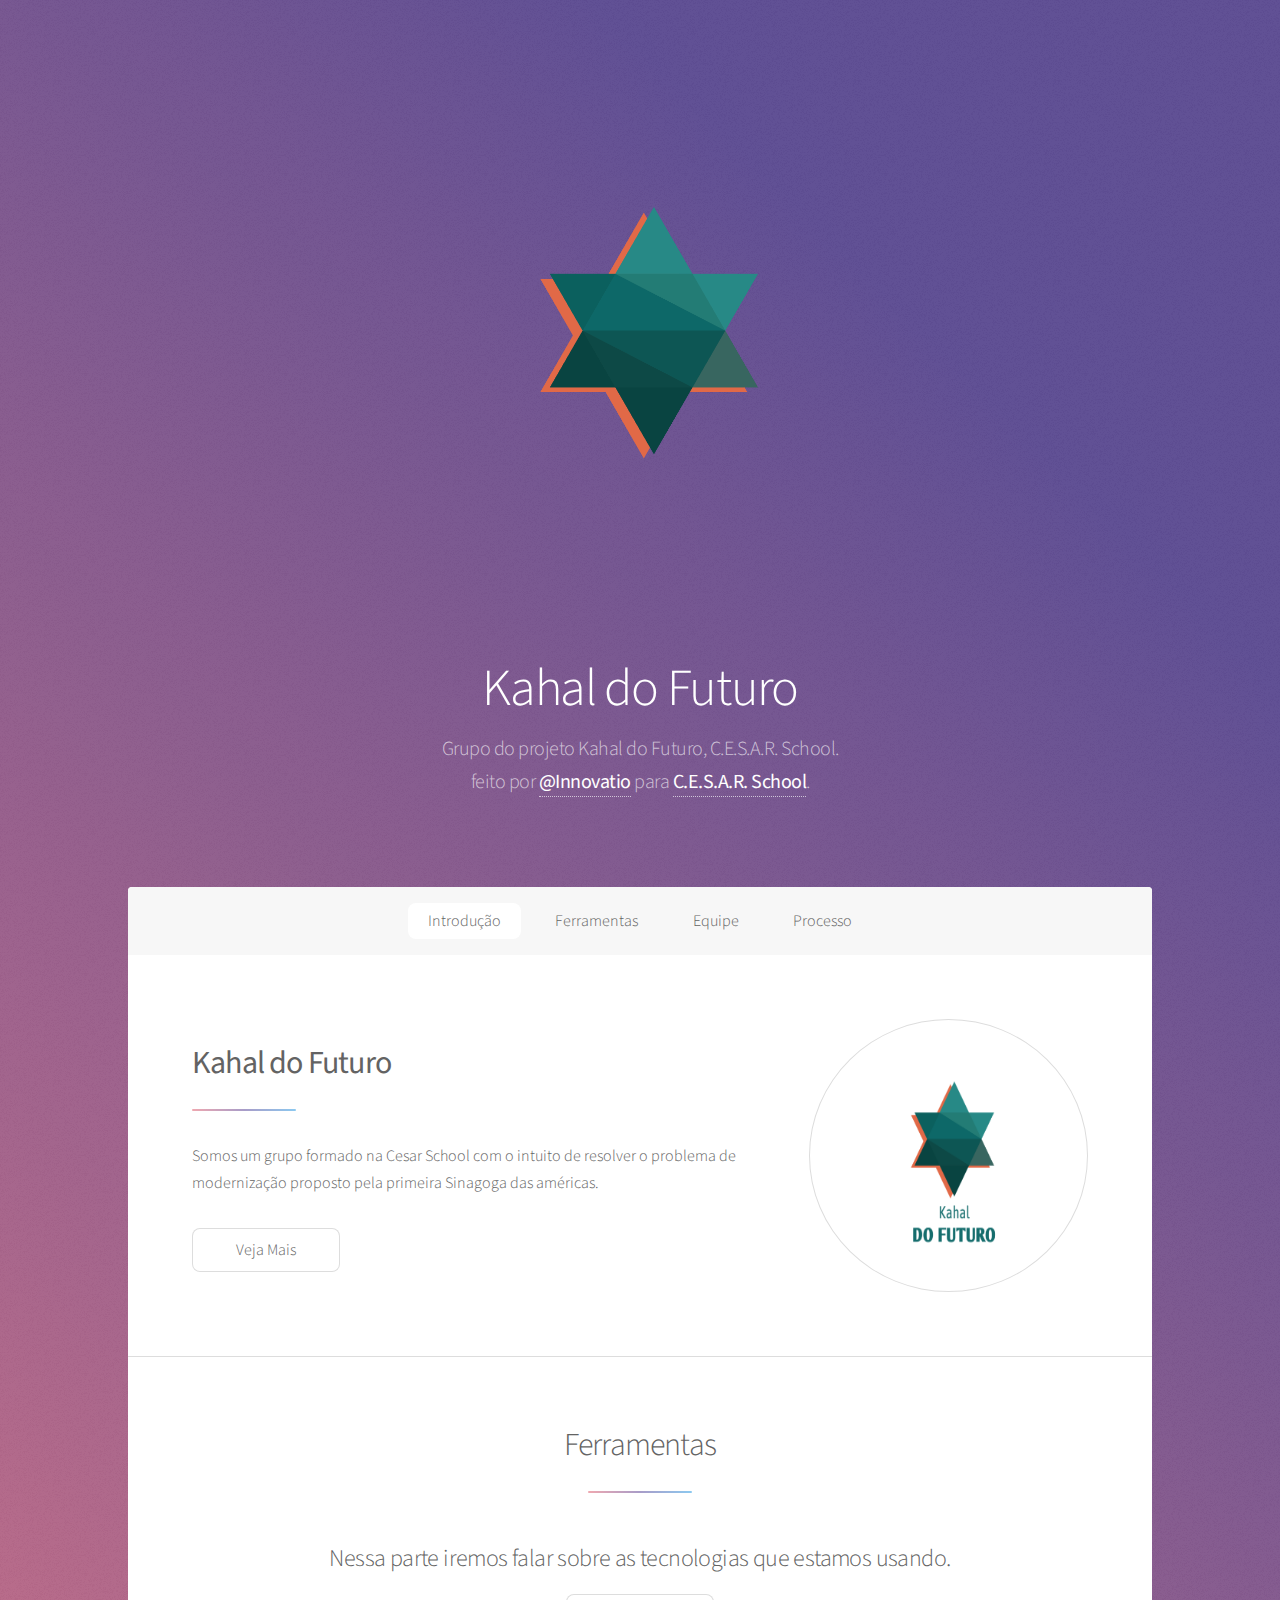
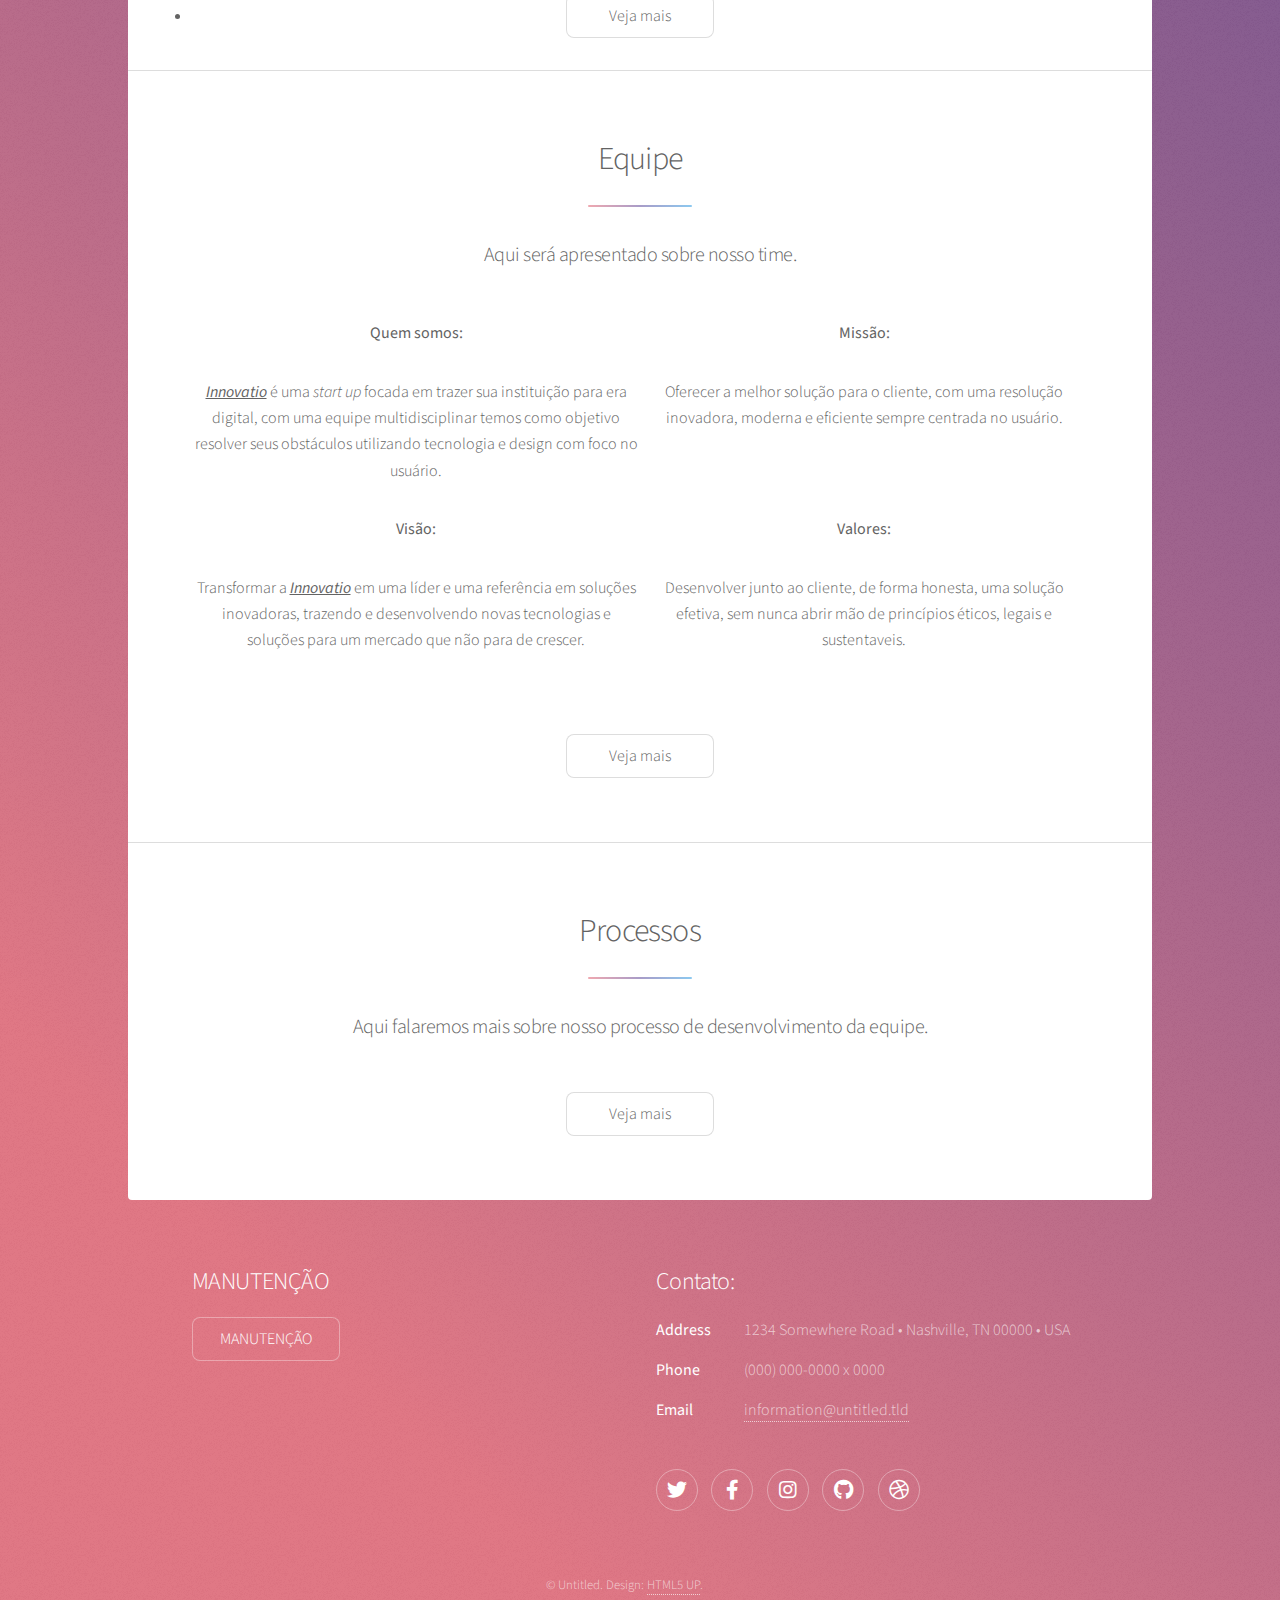
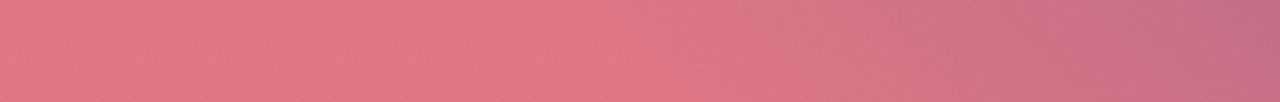
<file: index.html>
<!DOCTYPE html>

<html>
  <head>
    <title>Kahal do Futuro</title>
    <meta charset="utf-8" />
    <meta
      name="viewport"
      content="width=device-width, initial-scale=1, user-scalable=no"
    />
    <link rel="stylesheet" href="assets/css/main.css" />
    <noscript>
      <link rel="stylesheet" href="assets/css/noscript.css"
    /></noscript>
  </head>

  <body class="is-preload">
    <!-- Wrapper -->
    <div id="wrapper">
      <!-- Header -->
      <header id="header" class="alt">
        <span class="logo"><img src="images/logofinal.png" alt=""/></span>
        <h1>Kahal do Futuro</h1>
        <p>
          Grupo do projeto Kahal do Futuro, C.E.S.A.R. School.<br />
          feito por
          <a href="https://www.instagram.com/cesarschool/"
            ><strong>@Innovatio</strong></a
          >
          para
          <a href="https://www.cesar.school/"
            ><strong>C.E.S.A.R. School</strong></a
          >.
        </p>
      </header>

      <!-- Nav -->
      <nav id="nav">
        <ul>
          <li><a href="#intro" class="active">Introdução</a></li>
          <li><a href="#first">Ferramentas</a></li>
          <li><a href="#second">Equipe</a></li>
          <li><a href="#cta">Processo</a></li>
        </ul>
      </nav>

      <!-- Main -->
      <div id="main">
        <!-- Introduction -->
        <section id="intro" class="main">
          <div class="spotlight">
            <div class="content">
              <header class="major">
                <h2><strong>Kahal do Futuro</strong></h2>
              </header>
              <p>
                Somos um grupo formado na Cesar School com o intuito de resolver
                o problema de modernização proposto pela primeira Sinagoga das
                américas.
              </p>
              <ul class="actions">
                <li><a href="generic.html" class="button">Veja Mais</a></li>
              </ul>
            </div>
            <span class="image"><img src="images/logocnome.png" alt="" height="250px" width="300px"/></span>
          </div>
        </section>

        <!-- First Section -->
        <section id="first" class="main special">
          <header class="major">
            <h2>Ferramentas</h2>
		  </header>
		  <h2>Nessa parte iremos falar sobre as tecnologias que estamos usando.</h2>
              <li><a href="tecnologia.html" class="button">Veja mais</a></li>
            </ul>
          </footer>
        </section>

        <!-- Second Section -->
        <section id="second" class="main special">
          <header class="major">
            <h2>Equipe</h2>
            <p>Aqui será apresentado sobre nosso time.</p>
          </header>
          <div class="content3">
            <div class="content2">
              <p><b>Quem somos:</b></p>
              <p>
                <b
                  ><i><u>Innovatio</u></i></b
                >
                é uma <i>start up</i> focada em trazer sua instituição para era
                digital, com uma equipe multidisciplinar temos como objetivo
                resolver seus obstáculos utilizando tecnologia e design com foco
                no usuário.
              </p>
            </div>

            <div class="content2">
              <p><b>Missão:</b></p>
              <p>
                Oferecer a melhor solução para o cliente, com uma resolução
                inovadora, moderna e eficiente sempre centrada no usuário.
              </p>
            </div>

            <div class="content2">
              <p><b>Visão:</b></p>
              <p>
                Transformar a
                <u
                  ><i><b>Innovatio</b></i></u
                >
                em uma líder e uma referência em soluções inovadoras, trazendo e
                desenvolvendo novas tecnologias e soluções para um mercado que
                não para de crescer.
              </p>
            </div>

            <div class="content2">
              <p><b>Valores:</b></p>
              <p>
                Desenvolver junto ao cliente, de forma honesta, uma solução
                efetiva, sem nunca abrir mão de princípios éticos, legais e
                sustentaveis.
              </p>
            </div>
          </div>

          <footer class="major">
            <ul class="actions special">
              <li><a href="equipe.html" class="button">Veja mais</a></li>
            </ul>
          </footer>
        </section>

        <!-- Get Started -->
        <section id="cta" class="main special">
          <header class="major">
            <h2>Processos</h2>
            <p>
              Aqui falaremos mais sobre nosso processo de desenvolvimento da
              equipe.<br />
            </p>
          </header>
          <footer class="major">
            <ul class="actions special">
              <li><a href="processos.html" class="button">Veja mais</a></li>
            </ul>
          </footer>
        </section>
      </div>

      <!-- Footer -->
      <footer id="footer">
        <section>
          <h2>MANUTENÇÃO</h2>
          
          <ul class="actions">
            <li><a href="processos.html" class="button">MANUTENÇÃO</a></li>
          </ul>
        </section>
        <section>
          <h2>Contato:</h2>
          <dl class="alt">
            <dt>Address</dt>
            <dd>1234 Somewhere Road &bull; Nashville, TN 00000 &bull; USA</dd>
            <dt>Phone</dt>
            <dd>(000) 000-0000 x 0000</dd>
            <dt>Email</dt>
            <dd><a href="#">information@untitled.tld</a></dd>
          </dl>
          <ul class="icons">
            <li>
              <a href="#" class="icon brands fa-twitter alt"
                ><span class="label">Twitter</span></a
              >
            </li>
            <li>
              <a href="#" class="icon brands fa-facebook-f alt"
                ><span class="label">Facebook</span></a
              >
            </li>
            <li>
              <a href="#" class="icon brands fa-instagram alt"
                ><span class="label">Instagram</span></a
              >
            </li>
            <li>
              <a href="#" class="icon brands fa-github alt"
                ><span class="label">GitHub</span></a
              >
            </li>
            <li>
              <a href="#" class="icon brands fa-dribbble alt"
                ><span class="label">Dribbble</span></a
              >
            </li>
          </ul>
        </section>
        <p class="copyright">
          &copy; Untitled. Design: <a href="https://html5up.net">HTML5 UP</a>.
        </p>
      </footer>
    </div>

    <!-- Scripts -->
    <script src="assets/js/jquery.min.js"></script>
    <script src="assets/js/jquery.scrollex.min.js"></script>
    <script src="assets/js/jquery.scrolly.min.js"></script>
    <script src="assets/js/browser.min.js"></script>
    <script src="assets/js/breakpoints.min.js"></script>
    <script src="assets/js/util.js"></script>
    <script src="assets/js/main.js"></script>
  </body>
</html>
</file>
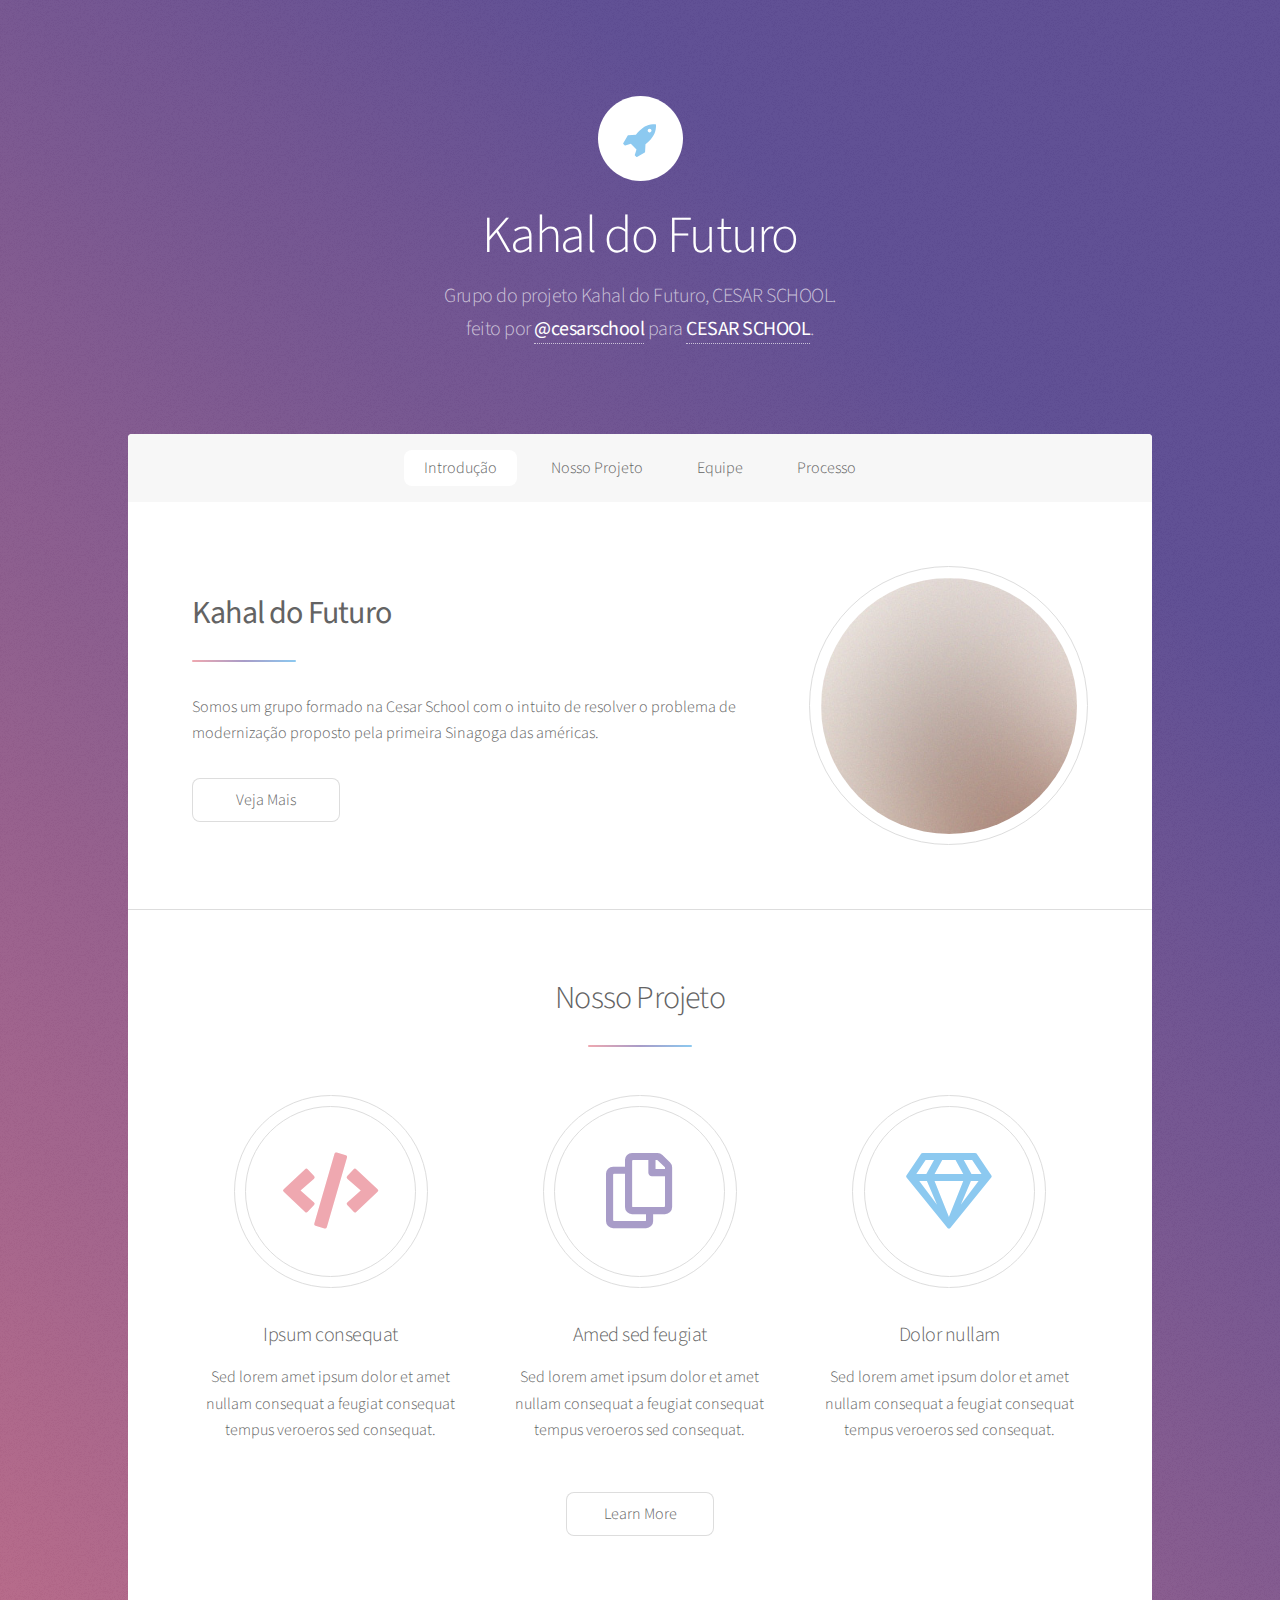
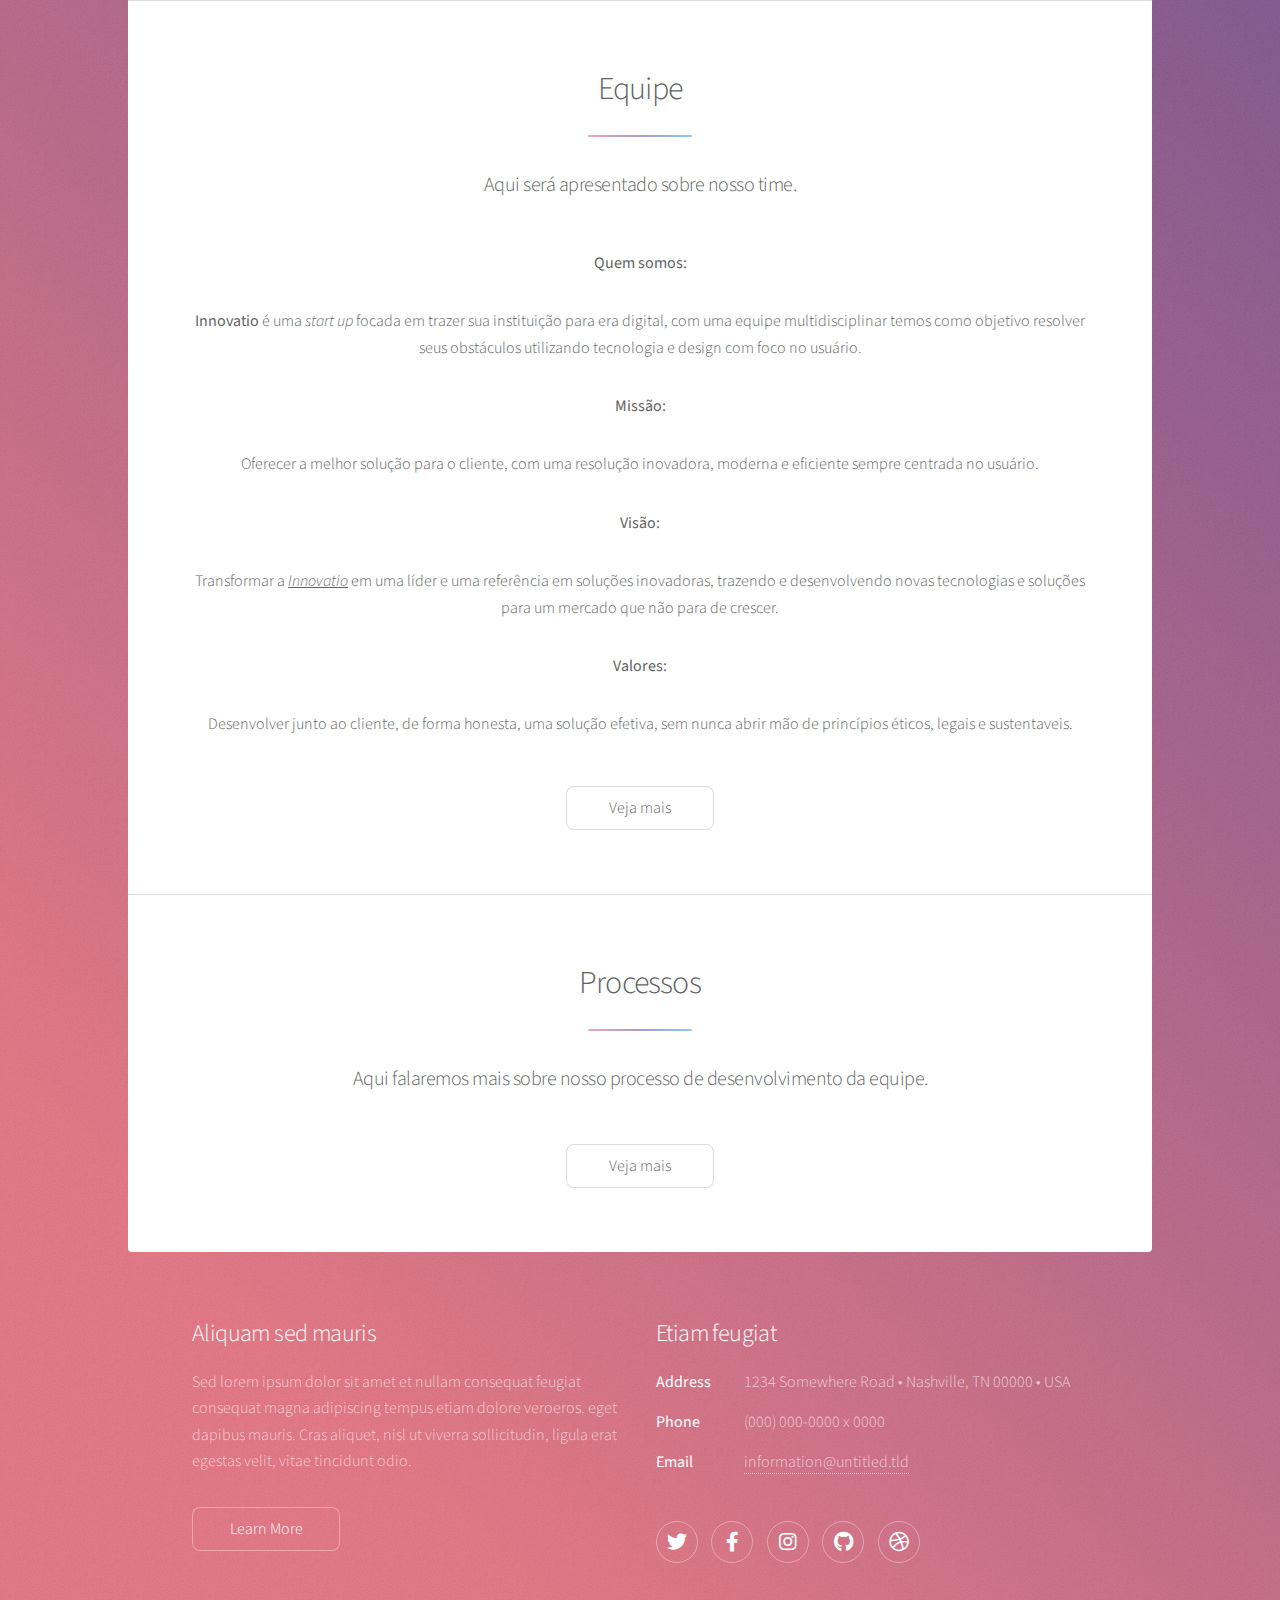
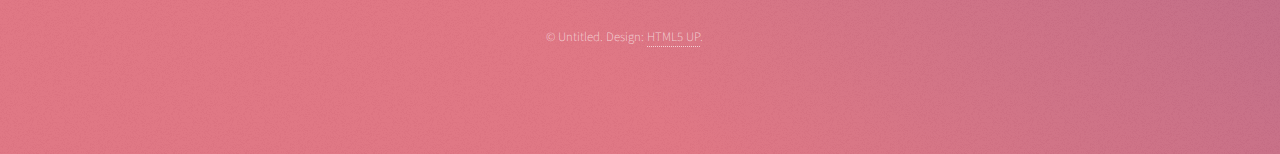
<file: KAHALDOFUTURO.github.io/index.html>
<!DOCTYPE HTML>
<!--
	Stellar by HTML5 UP
	html5up.net | @ajlkn
	Free for personal and commercial use under the CCA 3.0 license (html5up.net/license)
-->
<html>

<head>
	<title>Kahal do Futuro</title>
	<meta charset="utf-8" />
	<meta name="viewport" content="width=device-width, initial-scale=1, user-scalable=no" />
	<link rel="stylesheet" href="assets/css/main.css" />
	<noscript>
		<link rel="stylesheet" href="assets/css/noscript.css" /></noscript>
</head>

<body class="is-preload">

	<!-- Wrapper -->
	<div id="wrapper">

		<!-- Header -->
		<header id="header" class="alt">
			<span class="logo"><img src="images/logo.svg" alt="" /></span>
			<h1>Kahal do Futuro</h1>
			<p>Grupo do projeto Kahal do Futuro, CESAR SCHOOL.<br />
				feito por <a href="https://www.instagram.com/cesarschool/"><strong>@cesarschool</strong></a> para <a
					href="https://www.cesar.school/"><strong>CESAR SCHOOL</strong></a>.</p>
		</header>

		<!-- Nav -->
		<nav id="nav">
			<ul>
				<li><a href="#intro" class="active">Introdução</a></li>
				<li><a href="#first">Nosso Projeto</a></li>
				<li><a href="#second">Equipe</a></li>
				<li><a href="#cta">Processo</a></li>
			</ul>
		</nav>

		<!-- Main -->
		<div id="main">

			<!-- Introduction -->
			<section id="intro" class="main">
				<div class="spotlight">
					<div class="content">
						<header class="major">
							<h2><strong>Kahal do Futuro</strong></h2>
						</header>
						<p>Somos um grupo formado na Cesar School com o intuito de resolver o problema de modernização
							proposto pela primeira Sinagoga das américas.</p>
						<ul class="actions">
							<li><a href="generic.html" class="button">Veja Mais</a></li>
						</ul>
					</div>
					<span class="image"><img src="images/pic01.jpg" alt="" /></span>
				</div>
			</section>

			<!-- First Section -->
			<section id="first" class="main special">
				<header class="major">
					<h2>Nosso Projeto</h2>

				</header>
				<ul class="features">
					<li>
						<span class="icon solid major style1 fa-code"></span>
						<h3>Ipsum consequat</h3>
						<p>Sed lorem amet ipsum dolor et amet nullam consequat a feugiat consequat tempus veroeros sed
							consequat.</p>
					</li>
					<li>
						<span class="icon major style3 fa-copy"></span>
						<h3>Amed sed feugiat</h3>
						<p>Sed lorem amet ipsum dolor et amet nullam consequat a feugiat consequat tempus veroeros sed
							consequat.</p>
					</li>
					<li>
						<span class="icon major style5 fa-gem"></span>
						<h3>Dolor nullam</h3>
						<p>Sed lorem amet ipsum dolor et amet nullam consequat a feugiat consequat tempus veroeros sed
							consequat.</p>
					</li>
				</ul>
				<footer class="major">
					<ul class="actions special">
						<li><a href="generic.html" class="button">Learn More</a></li>
					</ul>
				</footer>
			</section>

			<!-- Second Section -->
			<section id="second" class="main special">
				<header class="major">
					<h2>Equipe</h2>
					<p>Aqui será apresentado sobre nosso time.</p>

				</header>
				<div class="content3">
				<div class="content2">
					<p ><b>Quem somos:</b></p>
					<p ><b>Innovatio</b> é uma <i>start up</i> focada em trazer sua instituição para era
						digital, com uma equipe multidisciplinar temos como objetivo resolver seus obstáculos utilizando
						tecnologia e design com foco no usuário. </p>
				</div>

				<div class = "content2">
					<p ><b>Missão:</b></p>
					<p >Oferecer a melhor solução para o cliente, com uma resolução inovadora, moderna e
						eficiente sempre centrada no usuário.
					</p>
				</div>

				<div class = "content2">
					<p><b>Visão:</b></p>
					<p >Transformar a <u><i>Innovatio</i></u> em uma líder e uma referência em soluções
						inovadoras, trazendo e desenvolvendo novas tecnologias e soluções para um mercado que não para
						de crescer.</p>
					</div>

				<div class="content2">
					<p><b>Valores:</b></p>
					<p>Desenvolver junto ao cliente, de forma honesta, uma solução efetiva, sem nunca abrir mão de
						princípios éticos, legais e sustentaveis.
					</p>
				</div>
			</div>

				<footer class="major">
					<ul class="actions special">
						<li><a href="equipe.html" class="button">Veja mais</a></li>
					</ul>
				</footer>
			</section>




			<!-- Get Started -->
			<section id="cta" class="main special">
				<header class="major">
					<h2>Processos</h2>
					<p>Aqui falaremos mais sobre nosso processo de desenvolvimento da equipe.<br /></p>
				</header>
				<footer class="major">
					<ul class="actions special">

						<li><a href="processos.html" class="button">Veja mais</a></li>
					</ul>
				</footer>
			</section>

		</div>

		<!-- Footer -->
		<footer id="footer">
			<section>
				<h2>Aliquam sed mauris</h2>
				<p>Sed lorem ipsum dolor sit amet et nullam consequat feugiat consequat magna adipiscing tempus etiam
					dolore veroeros. eget dapibus mauris. Cras aliquet, nisl ut viverra sollicitudin, ligula erat
					egestas velit, vitae tincidunt odio.</p>
				<ul class="actions">
					<li><a href="processos.html" class="button">Learn More</a></li>
				</ul>
			</section>
			<section>
				<h2>Etiam feugiat</h2>
				<dl class="alt">
					<dt>Address</dt>
					<dd>1234 Somewhere Road &bull; Nashville, TN 00000 &bull; USA</dd>
					<dt>Phone</dt>
					<dd>(000) 000-0000 x 0000</dd>
					<dt>Email</dt>
					<dd><a href="#">information@untitled.tld</a></dd>
				</dl>
				<ul class="icons">
					<li><a href="#" class="icon brands fa-twitter alt"><span class="label">Twitter</span></a></li>
					<li><a href="#" class="icon brands fa-facebook-f alt"><span class="label">Facebook</span></a></li>
					<li><a href="#" class="icon brands fa-instagram alt"><span class="label">Instagram</span></a></li>
					<li><a href="#" class="icon brands fa-github alt"><span class="label">GitHub</span></a></li>
					<li><a href="#" class="icon brands fa-dribbble alt"><span class="label">Dribbble</span></a></li>
				</ul>
			</section>
			<p class="copyright">&copy; Untitled. Design: <a href="https://html5up.net">HTML5 UP</a>.</p>
		</footer>

	</div>

	<!-- Scripts -->
	<script src="assets/js/jquery.min.js"></script>
	<script src="assets/js/jquery.scrollex.min.js"></script>
	<script src="assets/js/jquery.scrolly.min.js"></script>
	<script src="assets/js/browser.min.js"></script>
	<script src="assets/js/breakpoints.min.js"></script>
	<script src="assets/js/util.js"></script>
	<script src="assets/js/main.js"></script>

</body>

</html>
</file>
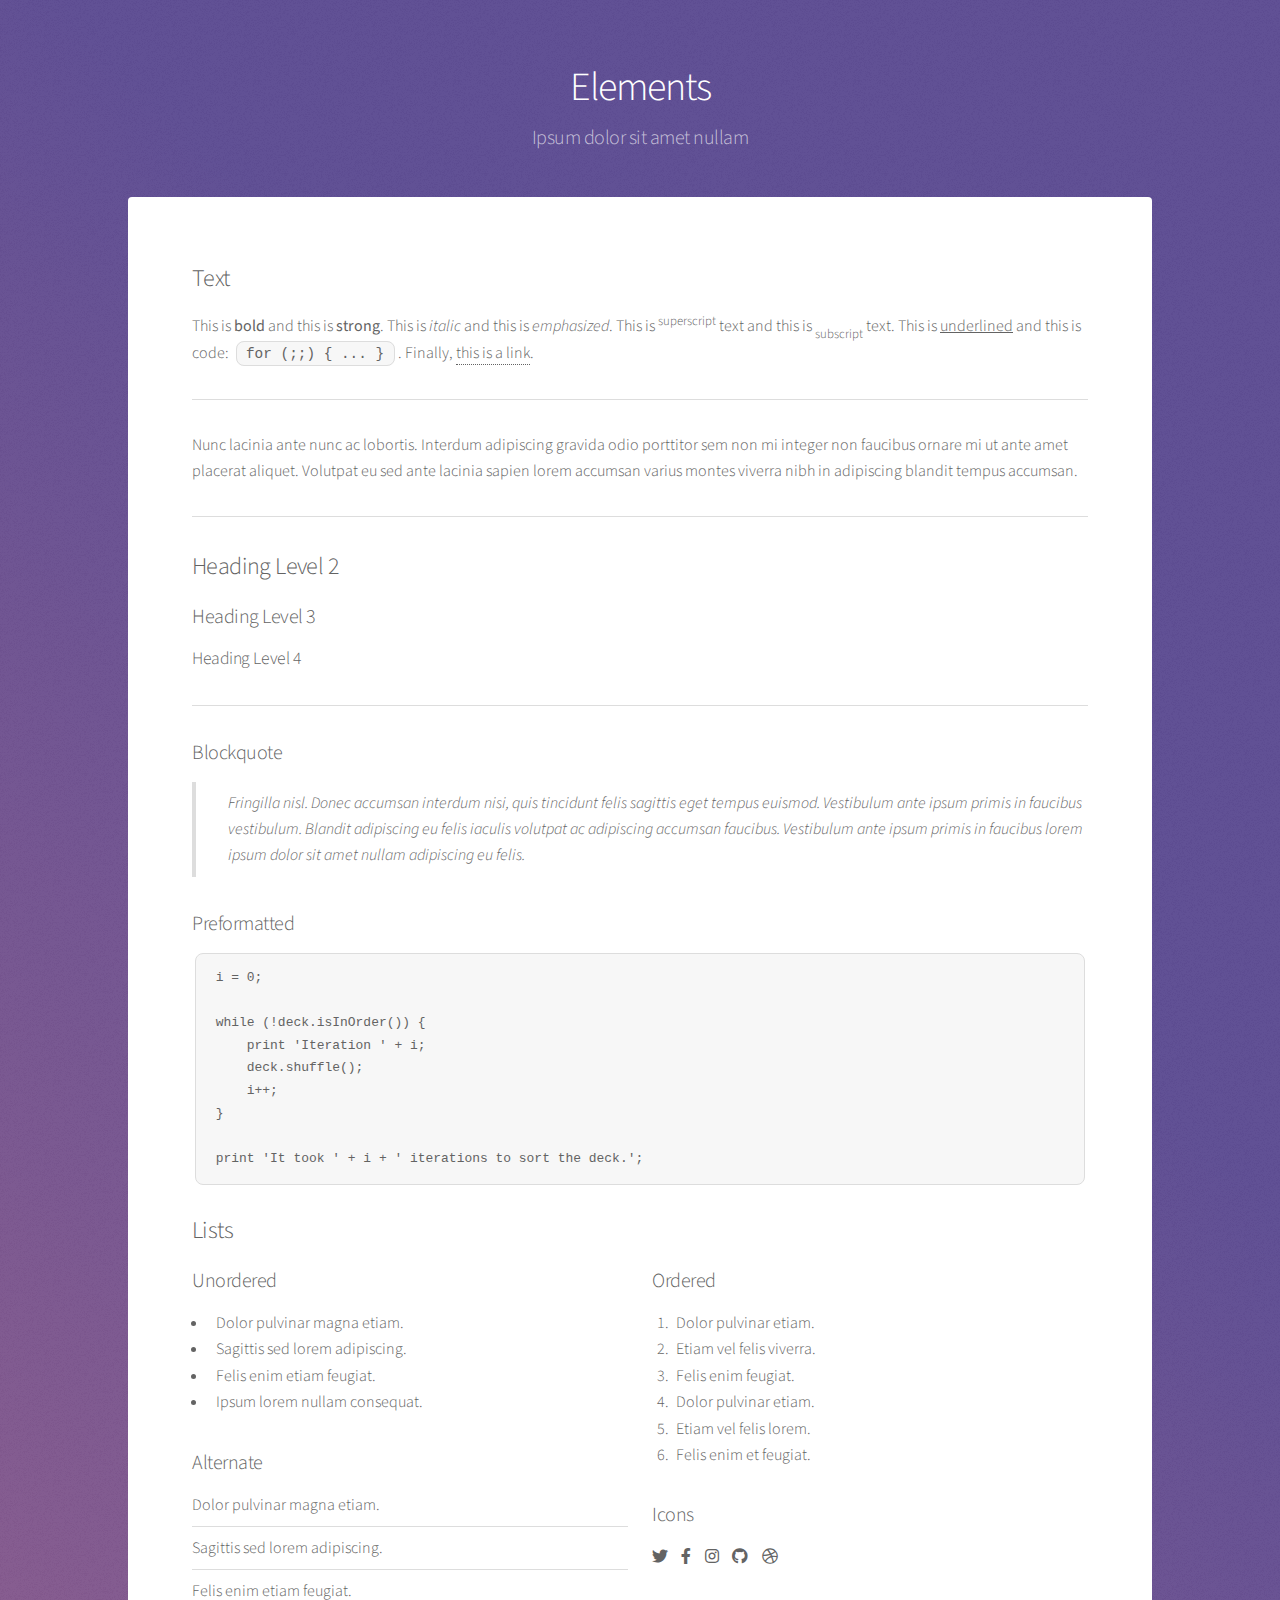
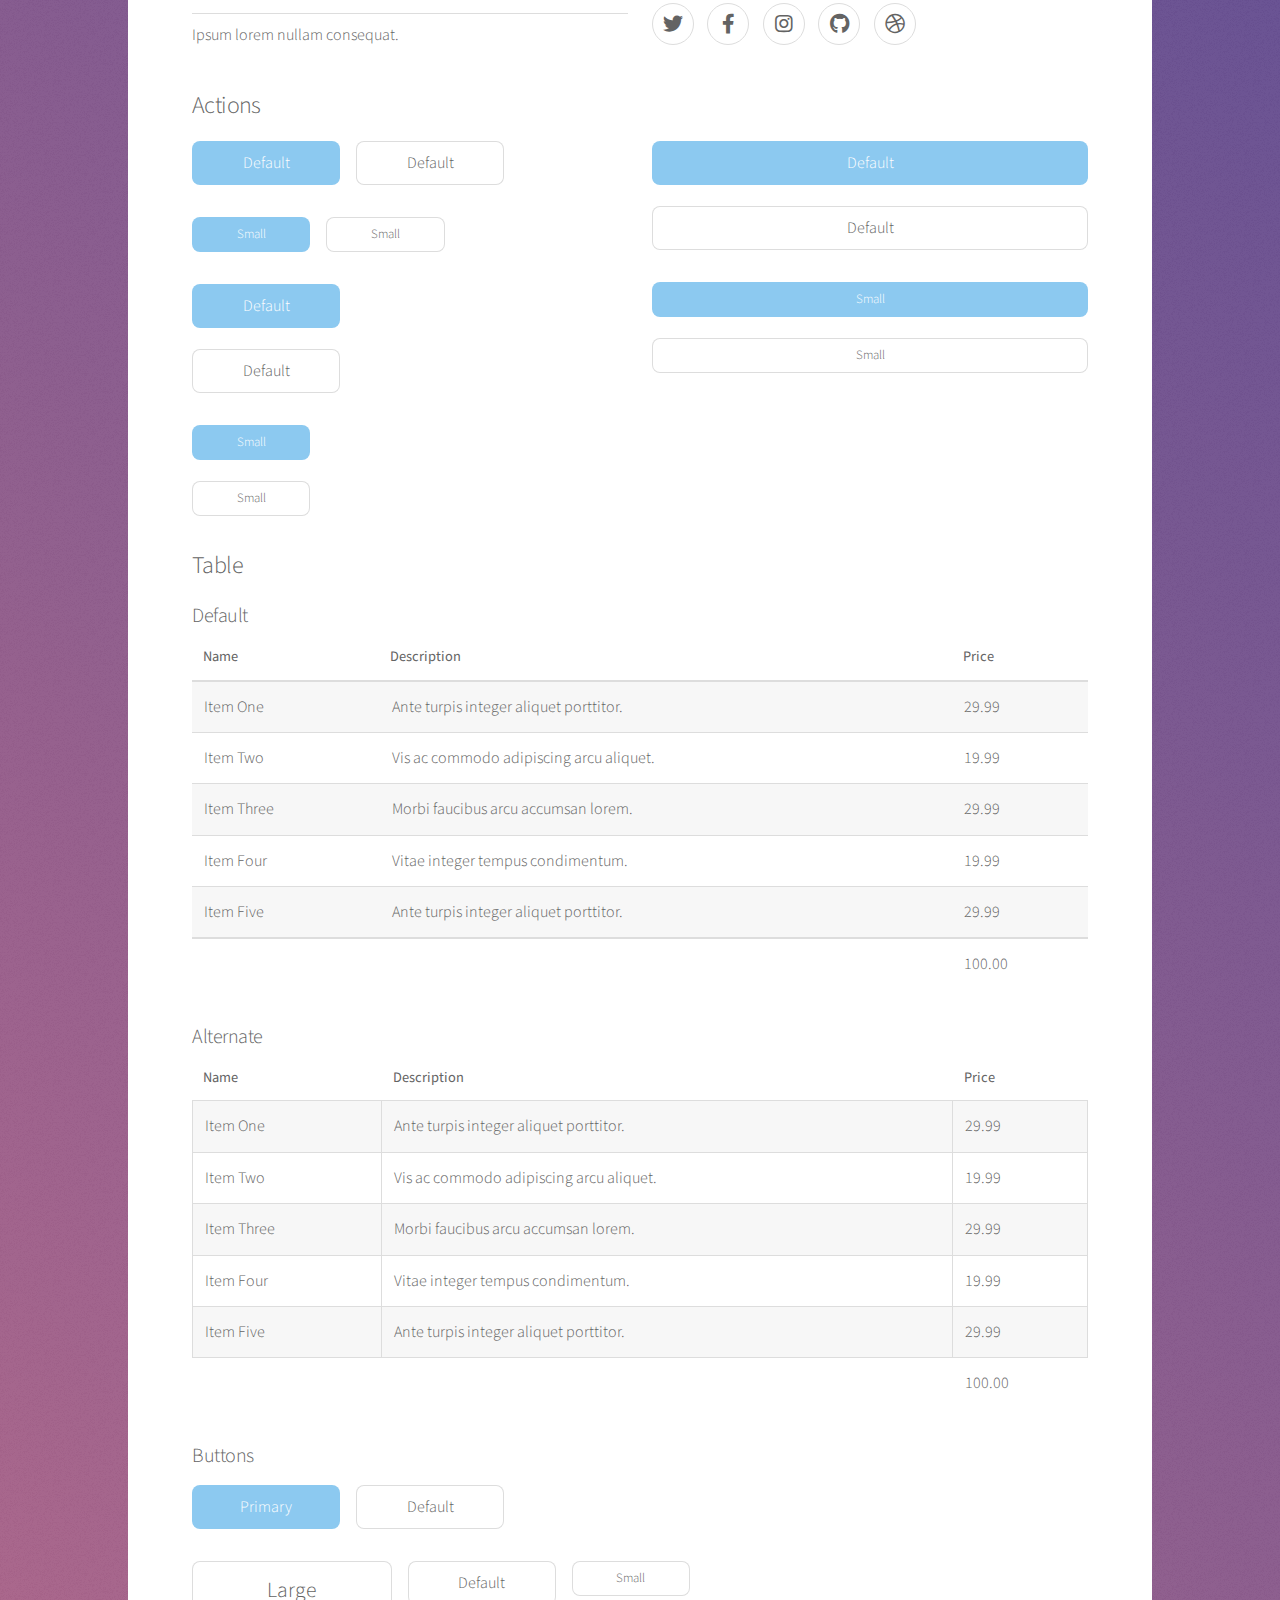
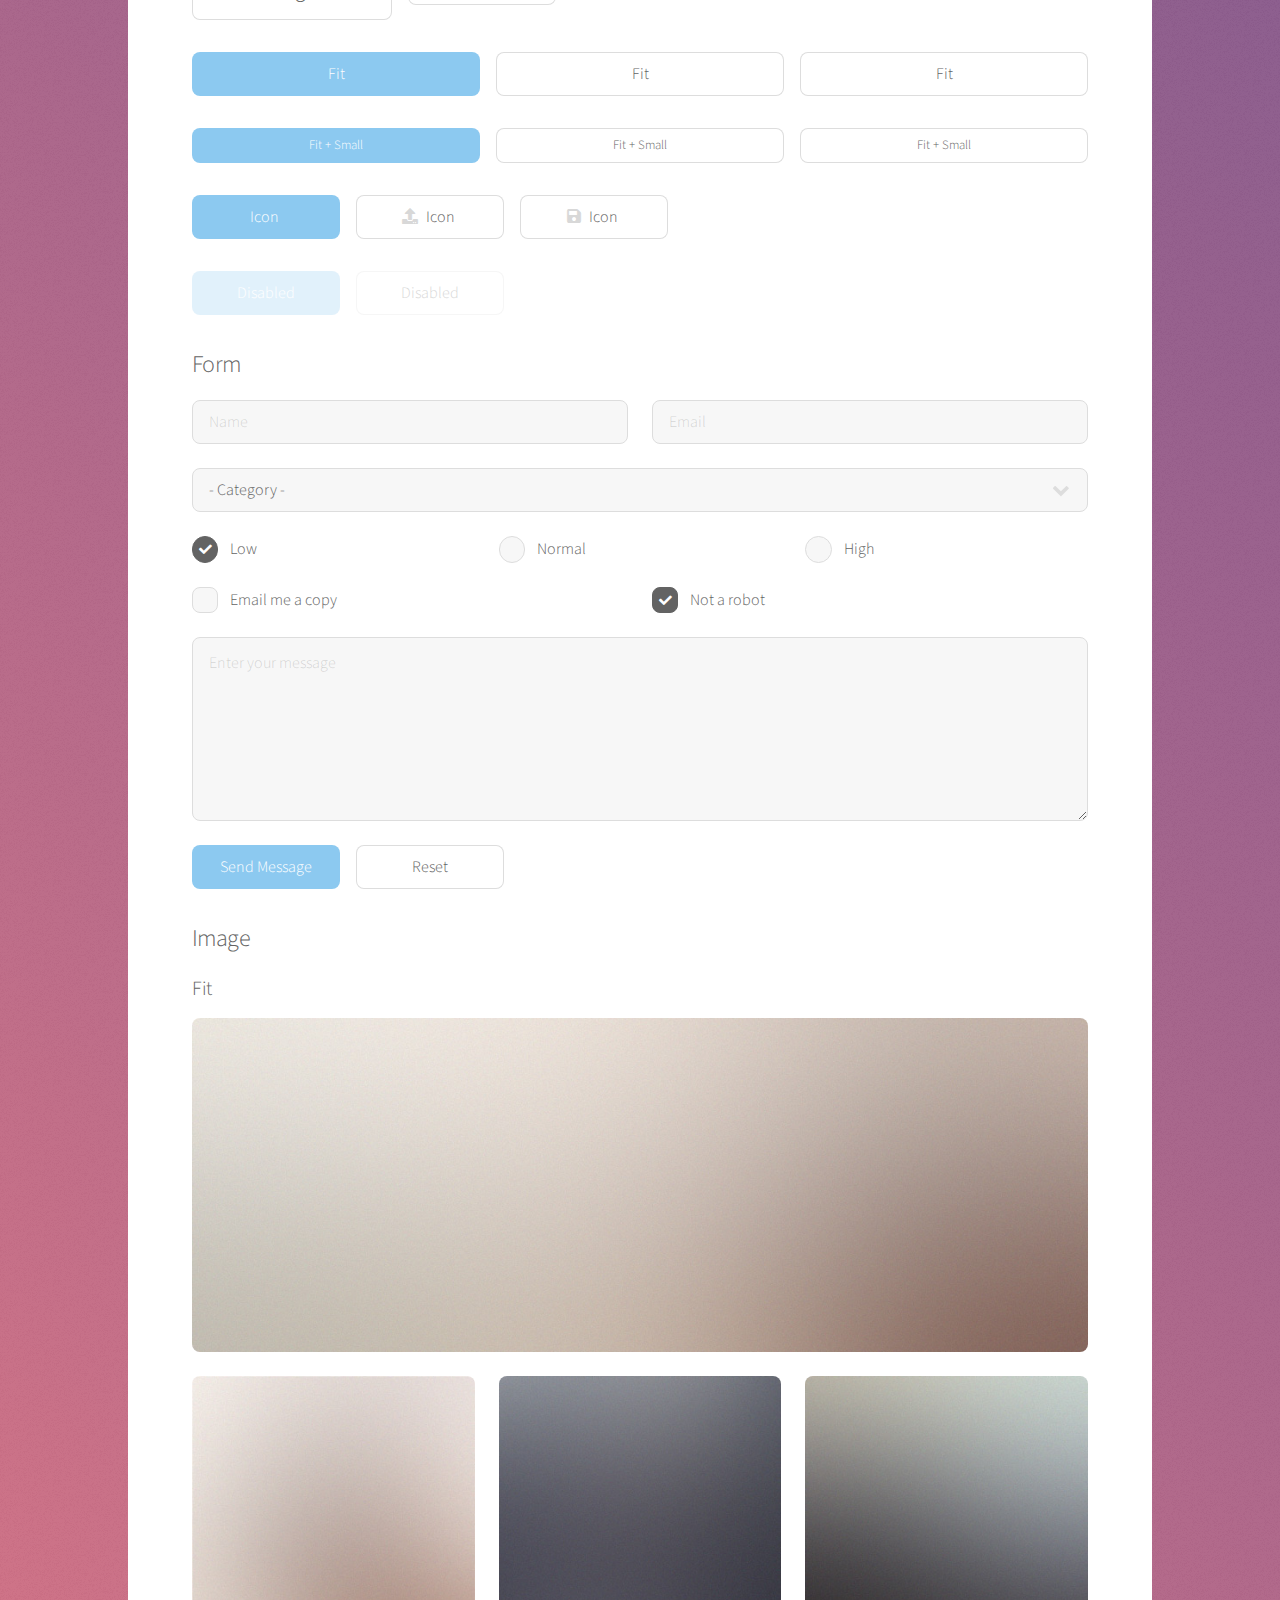
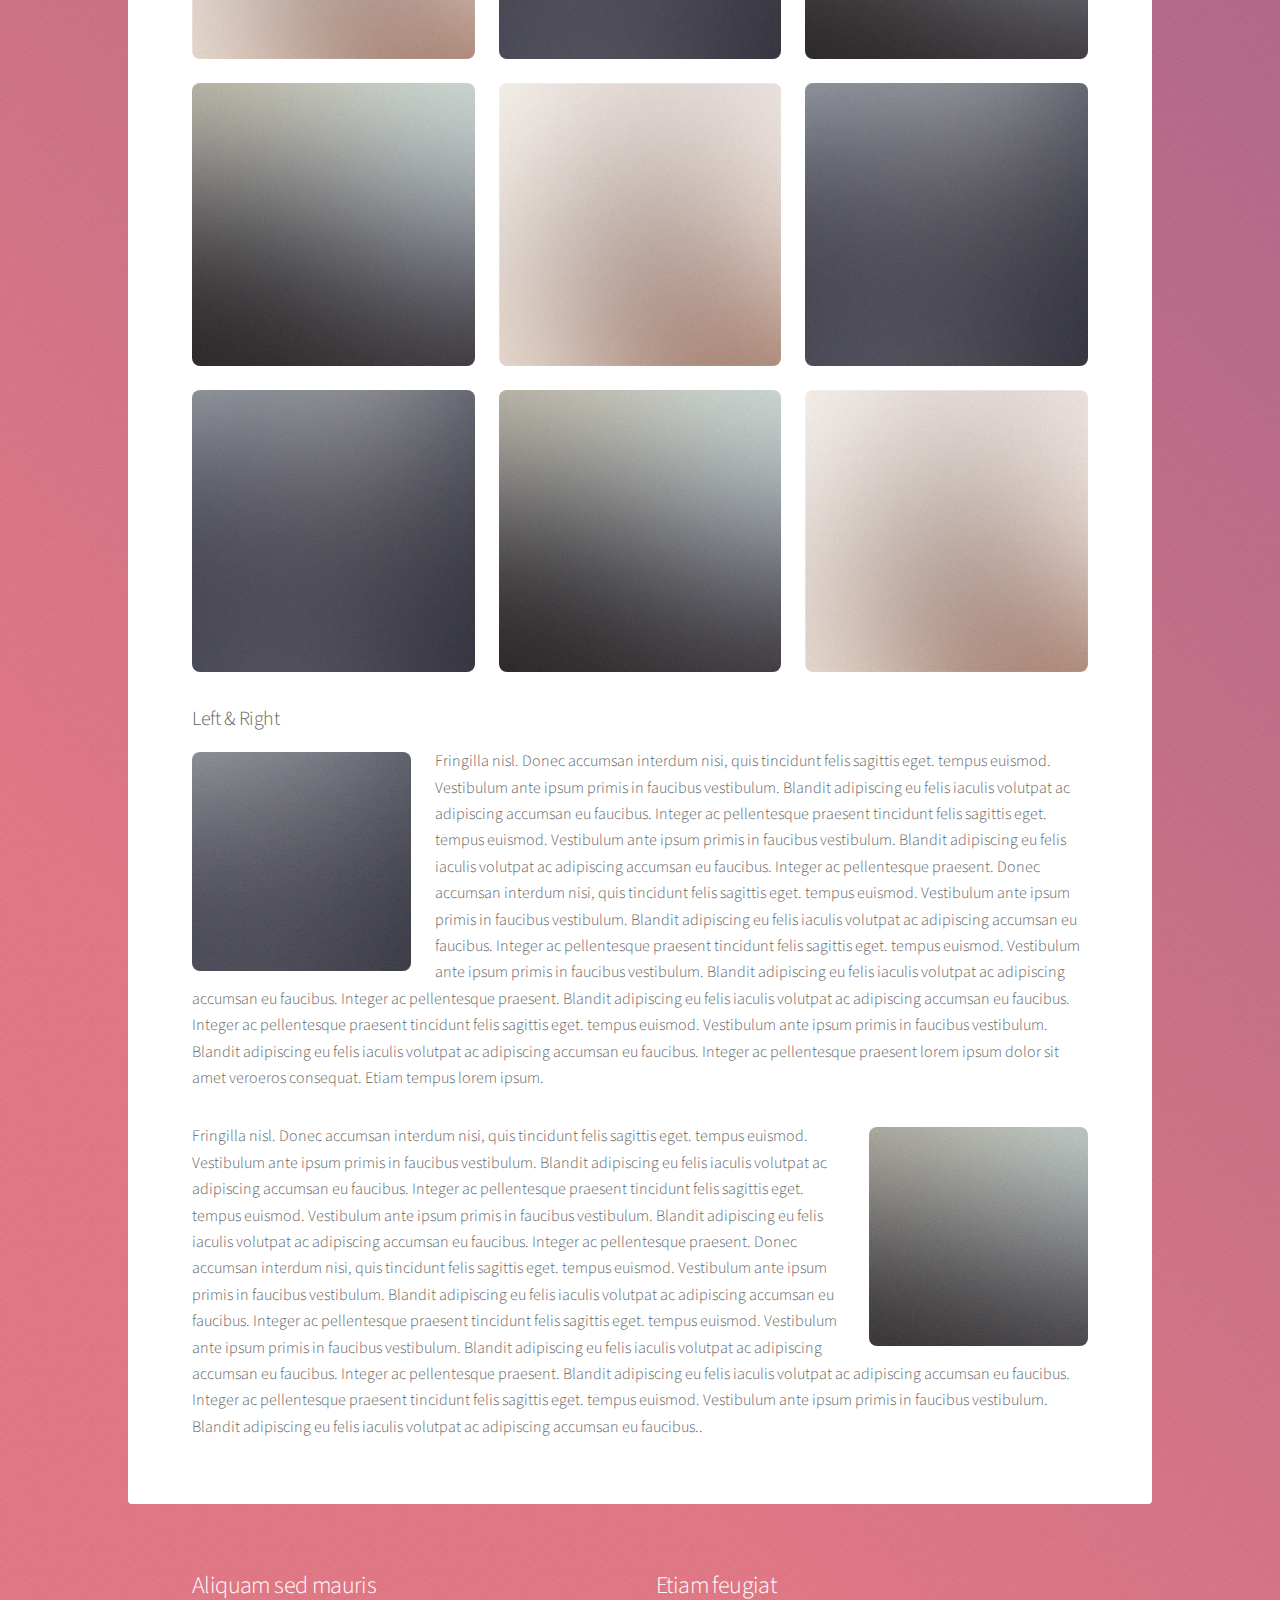
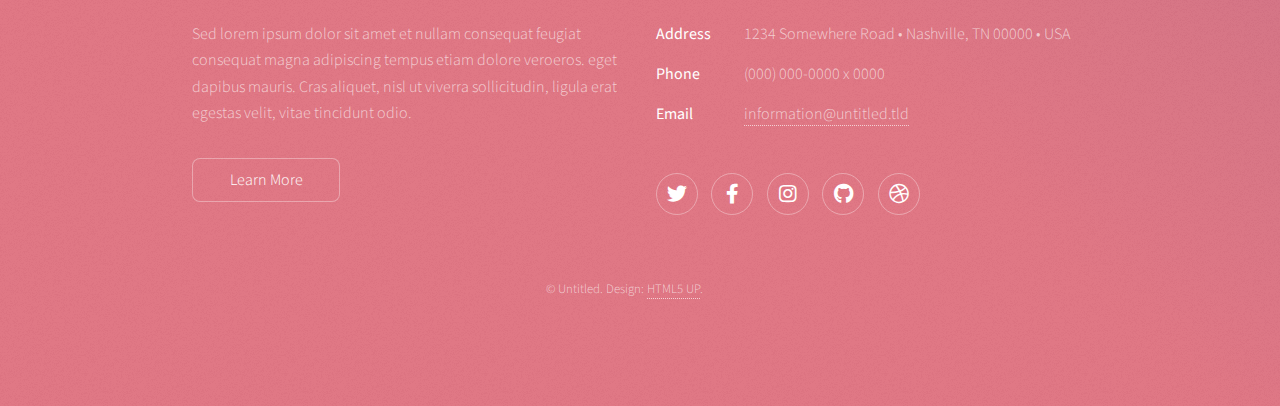
<file: elements.html>
<!DOCTYPE HTML>
<!--
	Stellar by HTML5 UP
	html5up.net | @ajlkn
	Free for personal and commercial use under the CCA 3.0 license (html5up.net/license)
-->
<html>
	<head>
		<title>Elements - Stellar by HTML5 UP</title>
		<meta charset="utf-8" />
		<meta name="viewport" content="width=device-width, initial-scale=1, user-scalable=no" />
		<link rel="stylesheet" href="assets/css/main.css" />
		<noscript><link rel="stylesheet" href="assets/css/noscript.css" /></noscript>
	</head>
	<body class="is-preload">

		<!-- Wrapper -->
			<div id="wrapper">

				<!-- Header -->
					<header id="header">
						<h1>Elements</h1>
						<p>Ipsum dolor sit amet nullam</p>
					</header>

				<!-- Main -->
					<div id="main">

						<!-- Content -->
							<section id="content" class="main">

								<!-- Text -->
									<section>
										<h2>Text</h2>
										<p>This is <b>bold</b> and this is <strong>strong</strong>. This is <i>italic</i> and this is <em>emphasized</em>.
										This is <sup>superscript</sup> text and this is <sub>subscript</sub> text.
										This is <u>underlined</u> and this is code: <code>for (;;) { ... }</code>. Finally, <a href="#">this is a link</a>.</p>
										<hr />
										<p>Nunc lacinia ante nunc ac lobortis. Interdum adipiscing gravida odio porttitor sem non mi integer non faucibus ornare mi ut ante amet placerat aliquet. Volutpat eu sed ante lacinia sapien lorem accumsan varius montes viverra nibh in adipiscing blandit tempus accumsan.</p>
										<hr />
										<h2>Heading Level 2</h2>
										<h3>Heading Level 3</h3>
										<h4>Heading Level 4</h4>
										<hr />
										<h3>Blockquote</h3>
										<blockquote>Fringilla nisl. Donec accumsan interdum nisi, quis tincidunt felis sagittis eget tempus euismod. Vestibulum ante ipsum primis in faucibus vestibulum. Blandit adipiscing eu felis iaculis volutpat ac adipiscing accumsan faucibus. Vestibulum ante ipsum primis in faucibus lorem ipsum dolor sit amet nullam adipiscing eu felis.</blockquote>
										<h3>Preformatted</h3>
										<pre><code>i = 0;

while (!deck.isInOrder()) {
    print 'Iteration ' + i;
    deck.shuffle();
    i++;
}

print 'It took ' + i + ' iterations to sort the deck.';</code></pre>
									</section>

								<!-- Lists -->
									<section>
										<h2>Lists</h2>
										<div class="row">
											<div class="col-6 col-12-medium">
												<h3>Unordered</h3>
												<ul>
													<li>Dolor pulvinar magna etiam.</li>
													<li>Sagittis sed lorem adipiscing.</li>
													<li>Felis enim etiam feugiat.</li>
													<li>Ipsum lorem nullam consequat.</li>
												</ul>
												<h3>Alternate</h3>
												<ul class="alt">
													<li>Dolor pulvinar magna etiam.</li>
													<li>Sagittis sed lorem adipiscing.</li>
													<li>Felis enim etiam feugiat.</li>
													<li>Ipsum lorem nullam consequat.</li>
												</ul>
											</div>
											<div class="col-6 col-12-medium">
												<h3>Ordered</h3>
												<ol>
													<li>Dolor pulvinar etiam.</li>
													<li>Etiam vel felis viverra.</li>
													<li>Felis enim feugiat.</li>
													<li>Dolor pulvinar etiam.</li>
													<li>Etiam vel felis lorem.</li>
													<li>Felis enim et feugiat.</li>
												</ol>
												<h3>Icons</h3>
												<ul class="icons">
													<li><a href="#" class="icon brands fa-twitter"><span class="label">Twitter</span></a></li>
													<li><a href="#" class="icon brands fa-facebook-f"><span class="label">Facebook</span></a></li>
													<li><a href="#" class="icon brands fa-instagram"><span class="label">Instagram</span></a></li>
													<li><a href="#" class="icon brands fa-github"><span class="label">GitHub</span></a></li>
													<li><a href="#" class="icon brands fa-dribbble"><span class="label">Dribbble</span></a></li>
												</ul>
												<ul class="icons">
													<li><a href="#" class="icon brands alt fa-twitter"><span class="label">Twitter</span></a></li>
													<li><a href="#" class="icon brands alt fa-facebook-f"><span class="label">Facebook</span></a></li>
													<li><a href="#" class="icon brands alt fa-instagram"><span class="label">Instagram</span></a></li>
													<li><a href="#" class="icon brands alt fa-github"><span class="label">GitHub</span></a></li>
													<li><a href="#" class="icon brands alt fa-dribbble"><span class="label">Dribbble</span></a></li>
												</ul>
											</div>
										</div>
										<h2>Actions</h2>
										<div class="row">
											<div class="col-6 col-12-medium">
												<ul class="actions">
													<li><a href="#" class="button primary">Default</a></li>
													<li><a href="#" class="button">Default</a></li>
												</ul>
												<ul class="actions small">
													<li><a href="#" class="button primary small">Small</a></li>
													<li><a href="#" class="button small">Small</a></li>
												</ul>
												<ul class="actions stacked">
													<li><a href="#" class="button primary">Default</a></li>
													<li><a href="#" class="button">Default</a></li>
												</ul>
												<ul class="actions stacked">
													<li><a href="#" class="button primary small">Small</a></li>
													<li><a href="#" class="button small">Small</a></li>
												</ul>
											</div>
											<div class="col-6 col-12-medium">
												<ul class="actions stacked">
													<li><a href="#" class="button primary fit">Default</a></li>
													<li><a href="#" class="button fit">Default</a></li>
												</ul>
												<ul class="actions stacked">
													<li><a href="#" class="button primary small fit">Small</a></li>
													<li><a href="#" class="button small fit">Small</a></li>
												</ul>
											</div>
										</div>
									</section>

								<!-- Table -->
									<section>
										<h2>Table</h2>
										<h3>Default</h3>
										<div class="table-wrapper">
											<table>
												<thead>
													<tr>
														<th>Name</th>
														<th>Description</th>
														<th>Price</th>
													</tr>
												</thead>
												<tbody>
													<tr>
														<td>Item One</td>
														<td>Ante turpis integer aliquet porttitor.</td>
														<td>29.99</td>
													</tr>
													<tr>
														<td>Item Two</td>
														<td>Vis ac commodo adipiscing arcu aliquet.</td>
														<td>19.99</td>
													</tr>
													<tr>
														<td>Item Three</td>
														<td> Morbi faucibus arcu accumsan lorem.</td>
														<td>29.99</td>
													</tr>
													<tr>
														<td>Item Four</td>
														<td>Vitae integer tempus condimentum.</td>
														<td>19.99</td>
													</tr>
													<tr>
														<td>Item Five</td>
														<td>Ante turpis integer aliquet porttitor.</td>
														<td>29.99</td>
													</tr>
												</tbody>
												<tfoot>
													<tr>
														<td colspan="2"></td>
														<td>100.00</td>
													</tr>
												</tfoot>
											</table>
										</div>

										<h3>Alternate</h3>
										<div class="table-wrapper">
											<table class="alt">
												<thead>
													<tr>
														<th>Name</th>
														<th>Description</th>
														<th>Price</th>
													</tr>
												</thead>
												<tbody>
													<tr>
														<td>Item One</td>
														<td>Ante turpis integer aliquet porttitor.</td>
														<td>29.99</td>
													</tr>
													<tr>
														<td>Item Two</td>
														<td>Vis ac commodo adipiscing arcu aliquet.</td>
														<td>19.99</td>
													</tr>
													<tr>
														<td>Item Three</td>
														<td> Morbi faucibus arcu accumsan lorem.</td>
														<td>29.99</td>
													</tr>
													<tr>
														<td>Item Four</td>
														<td>Vitae integer tempus condimentum.</td>
														<td>19.99</td>
													</tr>
													<tr>
														<td>Item Five</td>
														<td>Ante turpis integer aliquet porttitor.</td>
														<td>29.99</td>
													</tr>
												</tbody>
												<tfoot>
													<tr>
														<td colspan="2"></td>
														<td>100.00</td>
													</tr>
												</tfoot>
											</table>
										</div>
									</section>

								<!-- Buttons -->
									<section>
										<h3>Buttons</h3>
										<ul class="actions">
											<li><a href="#" class="button primary">Primary</a></li>
											<li><a href="#" class="button">Default</a></li>
										</ul>
										<ul class="actions">
											<li><a href="#" class="button large">Large</a></li>
											<li><a href="#" class="button">Default</a></li>
											<li><a href="#" class="button small">Small</a></li>
										</ul>
										<ul class="actions fit">
											<li><a href="#" class="button primary fit">Fit</a></li>
											<li><a href="#" class="button fit">Fit</a></li>
											<li><a href="#" class="button fit">Fit</a></li>
										</ul>
										<ul class="actions fit small">
											<li><a href="#" class="button primary fit small">Fit + Small</a></li>
											<li><a href="#" class="button fit small">Fit + Small</a></li>
											<li><a href="#" class="button fit small">Fit + Small</a></li>
										</ul>
										<ul class="actions">
											<li><a href="#" class="button primary icon solidfa-download">Icon</a></li>
											<li><a href="#" class="button icon solid fa-upload">Icon</a></li>
											<li><a href="#" class="button icon solid fa-save">Icon</a></li>
										</ul>
										<ul class="actions">
											<li><span class="button primary disabled">Disabled</span></li>
											<li><span class="button disabled">Disabled</span></li>
										</ul>
									</section>

								<!-- Form -->
									<section>
										<h2>Form</h2>
										<form method="post" action="#">
											<div class="row gtr-uniform">
												<div class="col-6 col-12-xsmall">
													<input type="text" name="demo-name" id="demo-name" value="" placeholder="Name" />
												</div>
												<div class="col-6 col-12-xsmall">
													<input type="email" name="demo-email" id="demo-email" value="" placeholder="Email" />
												</div>
												<div class="col-12">
													<select name="demo-category" id="demo-category">
														<option value="">- Category -</option>
														<option value="1">Manufacturing</option>
														<option value="1">Shipping</option>
														<option value="1">Administration</option>
														<option value="1">Human Resources</option>
													</select>
												</div>
												<div class="col-4 col-12-small">
													<input type="radio" id="demo-priority-low" name="demo-priority" checked>
													<label for="demo-priority-low">Low</label>
												</div>
												<div class="col-4 col-12-small">
													<input type="radio" id="demo-priority-normal" name="demo-priority">
													<label for="demo-priority-normal">Normal</label>
												</div>
												<div class="col-4 col-12-small">
													<input type="radio" id="demo-priority-high" name="demo-priority">
													<label for="demo-priority-high">High</label>
												</div>
												<div class="col-6 col-12-small">
													<input type="checkbox" id="demo-copy" name="demo-copy">
													<label for="demo-copy">Email me a copy</label>
												</div>
												<div class="col-6 col-12-small">
													<input type="checkbox" id="demo-human" name="demo-human" checked>
													<label for="demo-human">Not a robot</label>
												</div>
												<div class="col-12">
													<textarea name="demo-message" id="demo-message" placeholder="Enter your message" rows="6"></textarea>
												</div>
												<div class="col-12">
													<ul class="actions">
														<li><input type="submit" value="Send Message" class="primary" /></li>
														<li><input type="reset" value="Reset" /></li>
													</ul>
												</div>
											</div>
										</form>
									</section>

								<!-- Image -->
									<section>
										<h2>Image</h2>
										<h3>Fit</h3>
										<div class="box alt">
											<div class="row gtr-uniform">
												<div class="col-12"><span class="image fit"><img src="images/pic04.jpg" alt="" /></span></div>
												<div class="col-4"><span class="image fit"><img src="images/pic01.jpg" alt="" /></span></div>
												<div class="col-4"><span class="image fit"><img src="images/pic02.jpg" alt="" /></span></div>
												<div class="col-4"><span class="image fit"><img src="images/pic03.jpg" alt="" /></span></div>
												<div class="col-4"><span class="image fit"><img src="images/pic03.jpg" alt="" /></span></div>
												<div class="col-4"><span class="image fit"><img src="images/pic01.jpg" alt="" /></span></div>
												<div class="col-4"><span class="image fit"><img src="images/pic02.jpg" alt="" /></span></div>
												<div class="col-4"><span class="image fit"><img src="images/pic02.jpg" alt="" /></span></div>
												<div class="col-4"><span class="image fit"><img src="images/pic03.jpg" alt="" /></span></div>
												<div class="col-4"><span class="image fit"><img src="images/pic01.jpg" alt="" /></span></div>
											</div>
										</div>
										<h3>Left &amp; Right</h3>
										<p><span class="image left"><img src="images/pic05.jpg" alt="" /></span>Fringilla nisl. Donec accumsan interdum nisi, quis tincidunt felis sagittis eget. tempus euismod. Vestibulum ante ipsum primis in faucibus vestibulum. Blandit adipiscing eu felis iaculis volutpat ac adipiscing accumsan eu faucibus. Integer ac pellentesque praesent tincidunt felis sagittis eget. tempus euismod. Vestibulum ante ipsum primis in faucibus vestibulum. Blandit adipiscing eu felis iaculis volutpat ac adipiscing accumsan eu faucibus. Integer ac pellentesque praesent. Donec accumsan interdum nisi, quis tincidunt felis sagittis eget. tempus euismod. Vestibulum ante ipsum primis in faucibus vestibulum. Blandit adipiscing eu felis iaculis volutpat ac adipiscing accumsan eu faucibus. Integer ac pellentesque praesent tincidunt felis sagittis eget. tempus euismod. Vestibulum ante ipsum primis in faucibus vestibulum. Blandit adipiscing eu felis iaculis volutpat ac adipiscing accumsan eu faucibus. Integer ac pellentesque praesent. Blandit adipiscing eu felis iaculis volutpat ac adipiscing accumsan eu faucibus. Integer ac pellentesque praesent tincidunt felis sagittis eget. tempus euismod. Vestibulum ante ipsum primis in faucibus vestibulum. Blandit adipiscing eu felis iaculis volutpat ac adipiscing accumsan eu faucibus. Integer ac pellentesque praesent lorem ipsum dolor sit amet veroeros consequat. Etiam tempus lorem ipsum.</p>
										<p><span class="image right"><img src="images/pic06.jpg" alt="" /></span>Fringilla nisl. Donec accumsan interdum nisi, quis tincidunt felis sagittis eget. tempus euismod. Vestibulum ante ipsum primis in faucibus vestibulum. Blandit adipiscing eu felis iaculis volutpat ac adipiscing accumsan eu faucibus. Integer ac pellentesque praesent tincidunt felis sagittis eget. tempus euismod. Vestibulum ante ipsum primis in faucibus vestibulum. Blandit adipiscing eu felis iaculis volutpat ac adipiscing accumsan eu faucibus. Integer ac pellentesque praesent. Donec accumsan interdum nisi, quis tincidunt felis sagittis eget. tempus euismod. Vestibulum ante ipsum primis in faucibus vestibulum. Blandit adipiscing eu felis iaculis volutpat ac adipiscing accumsan eu faucibus. Integer ac pellentesque praesent tincidunt felis sagittis eget. tempus euismod. Vestibulum ante ipsum primis in faucibus vestibulum. Blandit adipiscing eu felis iaculis volutpat ac adipiscing accumsan eu faucibus. Integer ac pellentesque praesent. Blandit adipiscing eu felis iaculis volutpat ac adipiscing accumsan eu faucibus. Integer ac pellentesque praesent tincidunt felis sagittis eget. tempus euismod. Vestibulum ante ipsum primis in faucibus vestibulum. Blandit adipiscing eu felis iaculis volutpat ac adipiscing accumsan eu faucibus..</p>
									</section>

							</section>

					</div>

				<!-- Footer -->
					<footer id="footer">
						<section>
							<h2>Aliquam sed mauris</h2>
							<p>Sed lorem ipsum dolor sit amet et nullam consequat feugiat consequat magna adipiscing tempus etiam dolore veroeros. eget dapibus mauris. Cras aliquet, nisl ut viverra sollicitudin, ligula erat egestas velit, vitae tincidunt odio.</p>
							<ul class="actions">
								<li><a href="#" class="button">Learn More</a></li>
							</ul>
						</section>
						<section>
							<h2>Etiam feugiat</h2>
							<dl class="alt">
								<dt>Address</dt>
								<dd>1234 Somewhere Road &bull; Nashville, TN 00000 &bull; USA</dd>
								<dt>Phone</dt>
								<dd>(000) 000-0000 x 0000</dd>
								<dt>Email</dt>
								<dd><a href="#">information@untitled.tld</a></dd>
							</dl>
							<ul class="icons">
								<li><a href="#" class="icon brands fa-twitter alt"><span class="label">Twitter</span></a></li>
								<li><a href="#" class="icon brands fa-facebook-f alt"><span class="label">Facebook</span></a></li>
								<li><a href="#" class="icon brands fa-instagram alt"><span class="label">Instagram</span></a></li>
								<li><a href="#" class="icon brands fa-github alt"><span class="label">GitHub</span></a></li>
								<li><a href="#" class="icon brands fa-dribbble alt"><span class="label">Dribbble</span></a></li>
							</ul>
						</section>
						<p class="copyright">&copy; Untitled. Design: <a href="https://html5up.net">HTML5 UP</a>.</p>
					</footer>

			</div>

		<!-- Scripts -->
			<script src="assets/js/jquery.min.js"></script>
			<script src="assets/js/jquery.scrollex.min.js"></script>
			<script src="assets/js/jquery.scrolly.min.js"></script>
			<script src="assets/js/browser.min.js"></script>
			<script src="assets/js/breakpoints.min.js"></script>
			<script src="assets/js/util.js"></script>
			<script src="assets/js/main.js"></script>

	</body>
</html>
</file>
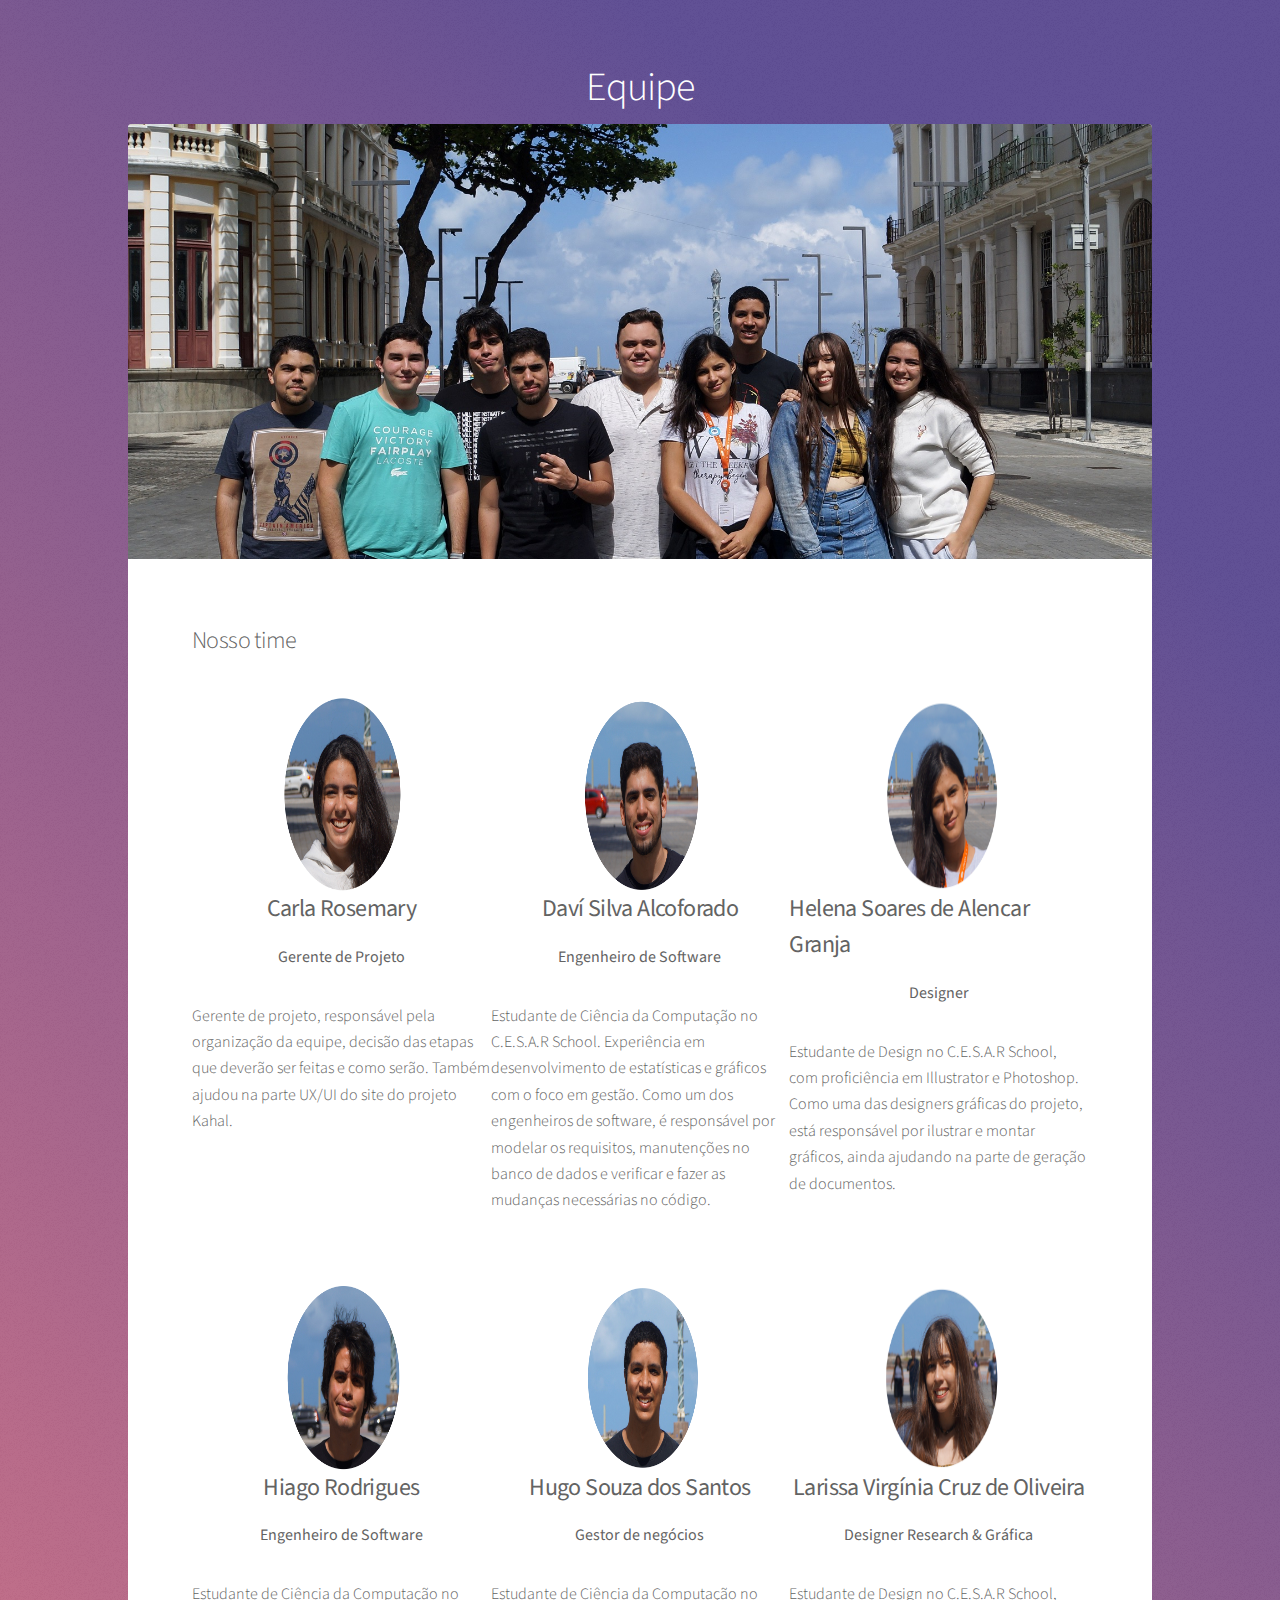
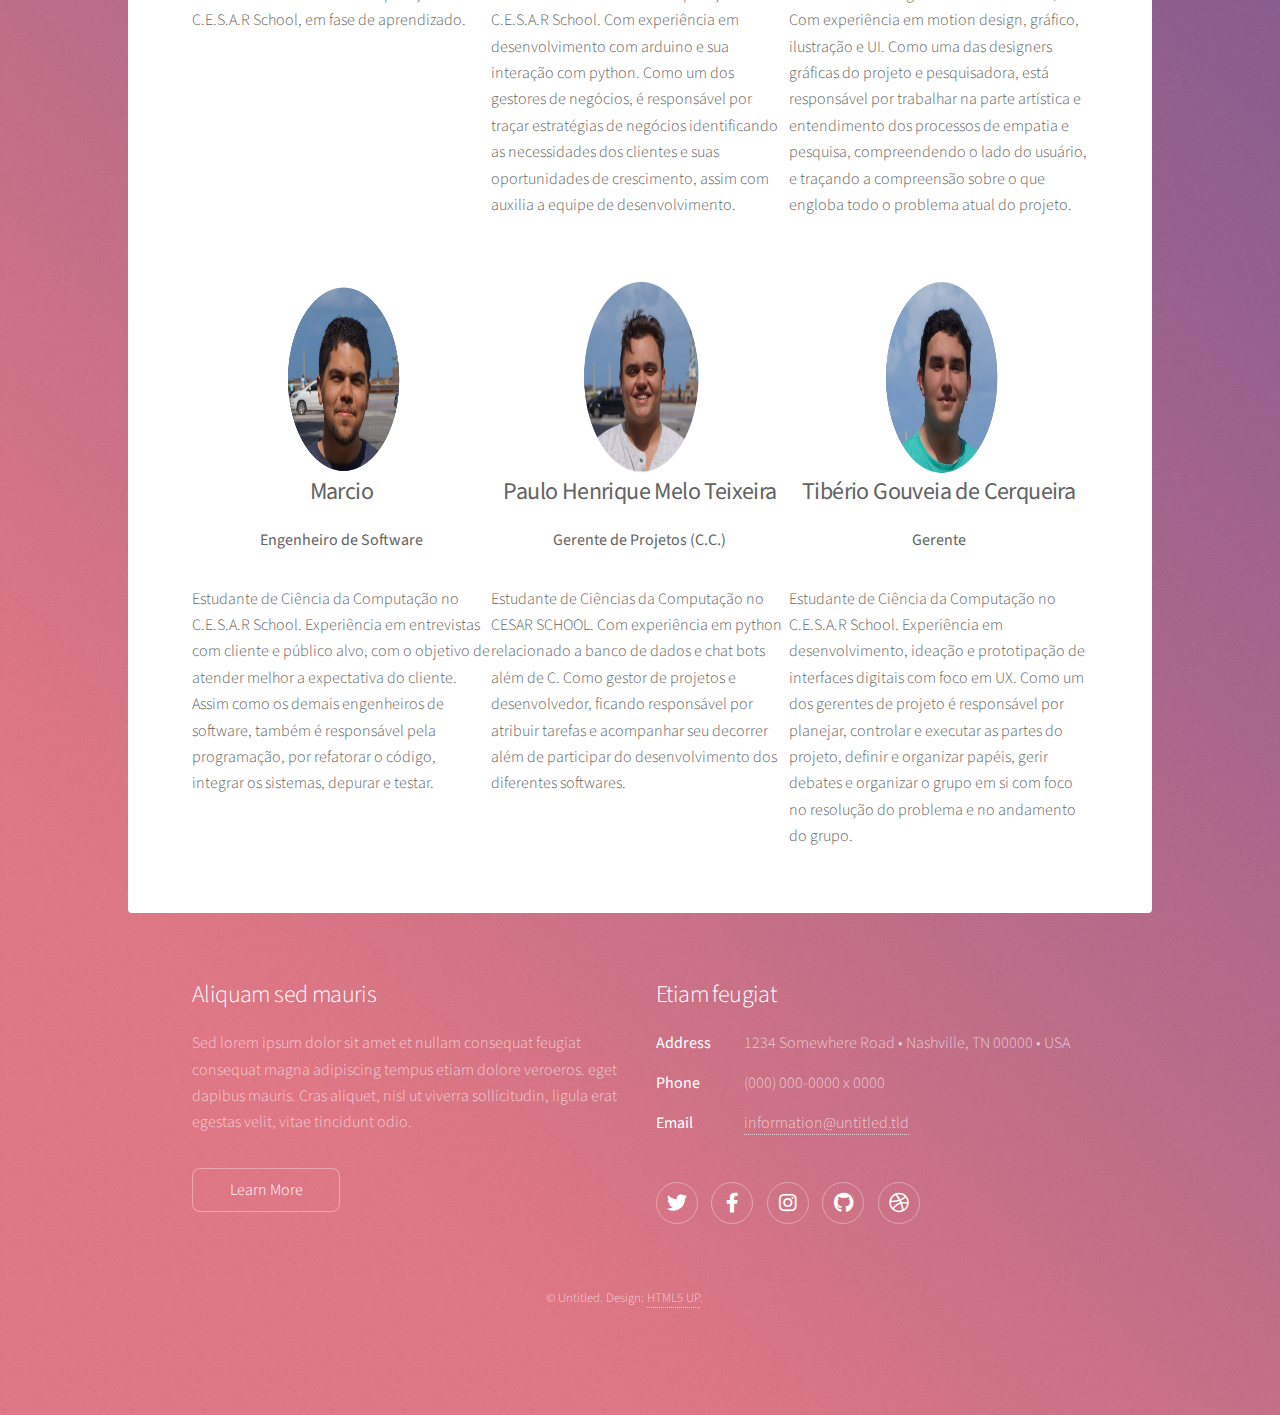
<file: equipe.html>
<!DOCTYPE html>
<!--
	Stellar by HTML5 UP
	html5up.net | @ajlkn
	Free for personal and commercial use under the CCA 3.0 license (html5up.net/license)
-->
<html>
  <head>
    <title>Equipe</title>
    <meta charset="utf-8" />
    <meta
      name="viewport"
      content="width=device-width, initial-scale=1, user-scalable=no"
    />
    <link rel="stylesheet" href="assets/css/main.css" />
    <noscript><link rel="stylesheet" href="assets/css/noscript.css"/></noscript>
  </head>
  <body class="is-preload">
    <!-- Wrapper -->
    <div id="wrapper">
      <!-- Header -->
      <header id="header">
        <h1>Equipe</h1>
      </header>

      <!-- Main -->
      <div id="main">
        <!-- Content -->
        <section id="content" class="main">
          <span class="image main"
            ><img src="images/grupog2.jpg" alt="Grupo 2"
          /></span>
          <h2>Nosso time</h2>
          <p></p>

          <div class="content5">
            <div class="content2">
              <img
                src="images/carl.jpeg"
                alt="Carla Rosemary"
                width="200"
                height="200"
              />

              <h2><b>Carla Rosemary</b></h2>
              <p><b>Gerente de Projeto</b></p>
              <p>
                Gerente de projeto, responsável pela organização da equipe,
                decisão das etapas que deverão ser feitas e como serão. Também
                ajudou na parte UX/UI do site do projeto Kahal.
              </p>
            </div>

            <div class="content2">
              <img
                src="images/davi.jpeg"
                alt="Daví Silva"
                width="200"
                height="200"
              />
              <h2><b>Daví Silva Alcoforado</b></h2>
              <p><b>Engenheiro de Software</b></p>

              <p>
                Estudante de Ciência da Computação no C.E.S.A.R School.
                Experiência em desenvolvimento de estatísticas e gráficos com o
                foco em gestão. Como um dos engenheiros de software, é
                responsável por modelar os requisitos, manutenções no banco de
                dados e verificar e fazer as mudanças necessárias no código.
              </p>
            </div>
            <div class="content2">
              <img
                src="images/hele.jpeg"
                alt="Helena Granja"
                width="200"
                height="200"
              />
              <h2><b>Helena Soares de Alencar Granja</b></h2>
              <p><b>Designer</b></p>

              <p>
                Estudante de Design no C.E.S.A.R School, com proficiência em
                Illustrator e Photoshop. Como uma das designers gráficas do
                projeto, está responsável por ilustrar e montar gráficos, ainda
                ajudando na parte de geração de documentos.
              </p>
            </div>
            <div class="content2">
              <img
                src="images/hiag.jpeg"
                alt="Hiago Rodrigues"
                width="200"
                height="200"
              />
              <h2><b>Hiago Rodrigues</b></h2>
              <p><b>Engenheiro de Software</b></p>

              <p>
                Estudante de Ciência da Computação no C.E.S.A.R School, em fase
                de aprendizado.
              </p>
            </div>

            <div class="content2">
              <img
                src="images/hug.jpeg"
                alt="Hugo Souza"
                width="200"
                height="200"
              />
              <h2><b>Hugo Souza dos Santos</b></h2>

              <p><b>Gestor de negócios</b></p>

              <p>
                Estudante de Ciência da Computação no C.E.S.A.R School. Com
                experiência em desenvolvimento com arduino e sua interação com
                python. Como um dos gestores de negócios, é responsável por
                traçar estratégias de negócios identificando as necessidades dos
                clientes e suas oportunidades de crescimento, assim com auxilia
                a equipe de desenvolvimento.
              </p>
            </div>

            <div class="content2">
              <img
                src="images/lari.jpeg"
                alt="Laríssa Vírginia"
                width="200"
                height="200"
              />
              <h2><b>Larissa Virgínia Cruz de Oliveira</b></h2>
              <p><b>Designer Research & Gráfica </b></p>
              <p>
                Estudante de Design no C.E.S.A.R School, Com experiência em
                motion design, gráfico, ilustração e UI. Como uma das designers
                gráficas do projeto e pesquisadora, está responsável por
                trabalhar na parte artística e entendimento dos processos de
                empatia e pesquisa, compreendendo o lado do usuário, e traçando
                a compreensão sobre o que engloba todo o problema atual do
                projeto.
              </p>
            </div>

            <div class="content2">
              <img
                src="images/marc.jpeg"
                alt="Márcio"
                width="200"
                height="200"
              />
              <h2><b>Marcio</b></h2>
              <p><b>Engenheiro de Software</b></p>
              <p>
		Estudante de Ciência da Computação no C.E.S.A.R School. 
		Experiência em entrevistas com cliente e público alvo, com 
		o objetivo de atender melhor a expectativa do cliente. Assim 
		como os demais engenheiros de software, também é responsável pela 
		programação, por refatorar o código, integrar os sistemas, depurar e testar.
	      </p>
            </div>

            <div class="content2">
              <img
                src="images/tex.jpeg"
                alt="Paulo Texeira"
                width="200"
                height="200"
              />
              <h2><b>Paulo Henrique Melo Teixeira</b></h2>
              <p><b>Gerente de Projetos (C.C.)</b></p>
              <p>
                Estudante de Ciências da Computação no CESAR SCHOOL. Com
                experiência em python relacionado a banco de dados e chat 
		bots além de C. Como gestor de projetos e desenvolvedor,
		ficando responsável por atribuir tarefas e acompanhar seu
		decorrer além de participar do desenvolvimento dos 
		diferentes softwares.
              </p>
            </div>

            <div class="content2">
              <img
                src="images/tibe.jpeg"
                alt="Tibério Gouveia"
                width="200"
                height="200"
              />
              <h2><b>Tibério Gouveia de Cerqueira</b></h2>
              <p><b>Gerente</b></p>
              <p>
                Estudante de Ciência da Computação no C.E.S.A.R School.
                Experiência em desenvolvimento, ideação e prototipação de
                interfaces digitais com foco em UX. Como um dos gerentes de
                projeto é responsável por planejar, controlar e executar as
                partes do projeto, definir e organizar papéis, gerir debates e
                organizar o grupo em si com foco no resolução do problema e no
                andamento do grupo.
              </p>
            </div>
          </div>
        </section>
      </div>

      <!-- Footer -->
      <footer id="footer">
        <section>
          <h2>Aliquam sed mauris</h2>
          <p>
            Sed lorem ipsum dolor sit amet et nullam consequat feugiat consequat
            magna adipiscing tempus etiam dolore veroeros. eget dapibus mauris.
            Cras aliquet, nisl ut viverra sollicitudin, ligula erat egestas
            velit, vitae tincidunt odio.
          </p>
          <ul class="actions">
            <li><a href="#" class="button">Learn More</a></li>
          </ul>
        </section>
        <section>
          <h2>Etiam feugiat</h2>
          <dl class="alt">
            <dt>Address</dt>
            <dd>1234 Somewhere Road &bull; Nashville, TN 00000 &bull; USA</dd>
            <dt>Phone</dt>
            <dd>(000) 000-0000 x 0000</dd>
            <dt>Email</dt>
            <dd><a href="#">information@untitled.tld</a></dd>
          </dl>
          <ul class="icons">
            <li>
              <a href="#" class="icon brands fa-twitter alt"
                ><span class="label">Twitter</span></a
              >
            </li>
            <li>
              <a href="#" class="icon brands fa-facebook-f alt"
                ><span class="label">Facebook</span></a
              >
            </li>
            <li>
              <a href="#" class="icon brands fa-instagram alt"
                ><span class="label">Instagram</span></a
              >
            </li>
            <li>
              <a href="#" class="icon brands fa-github alt"
                ><span class="label">GitHub</span></a
              >
            </li>
            <li>
              <a href="#" class="icon brands fa-dribbble alt"
                ><span class="label">Dribbble</span></a
              >
            </li>
          </ul>
        </section>
        <p class="copyright">
          &copy; Untitled. Design: <a href="https://html5up.net">HTML5 UP</a>.
        </p>
      </footer>
    </div>

    <!-- Scripts -->
    <script src="assets/js/jquery.min.js"></script>
    <script src="assets/js/jquery.scrollex.min.js"></script>
    <script src="assets/js/jquery.scrolly.min.js"></script>
    <script src="assets/js/browser.min.js"></script>
    <script src="assets/js/breakpoints.min.js"></script>
    <script src="assets/js/util.js"></script>
    <script src="assets/js/main.js"></script>
  </body>
</html>
</file>
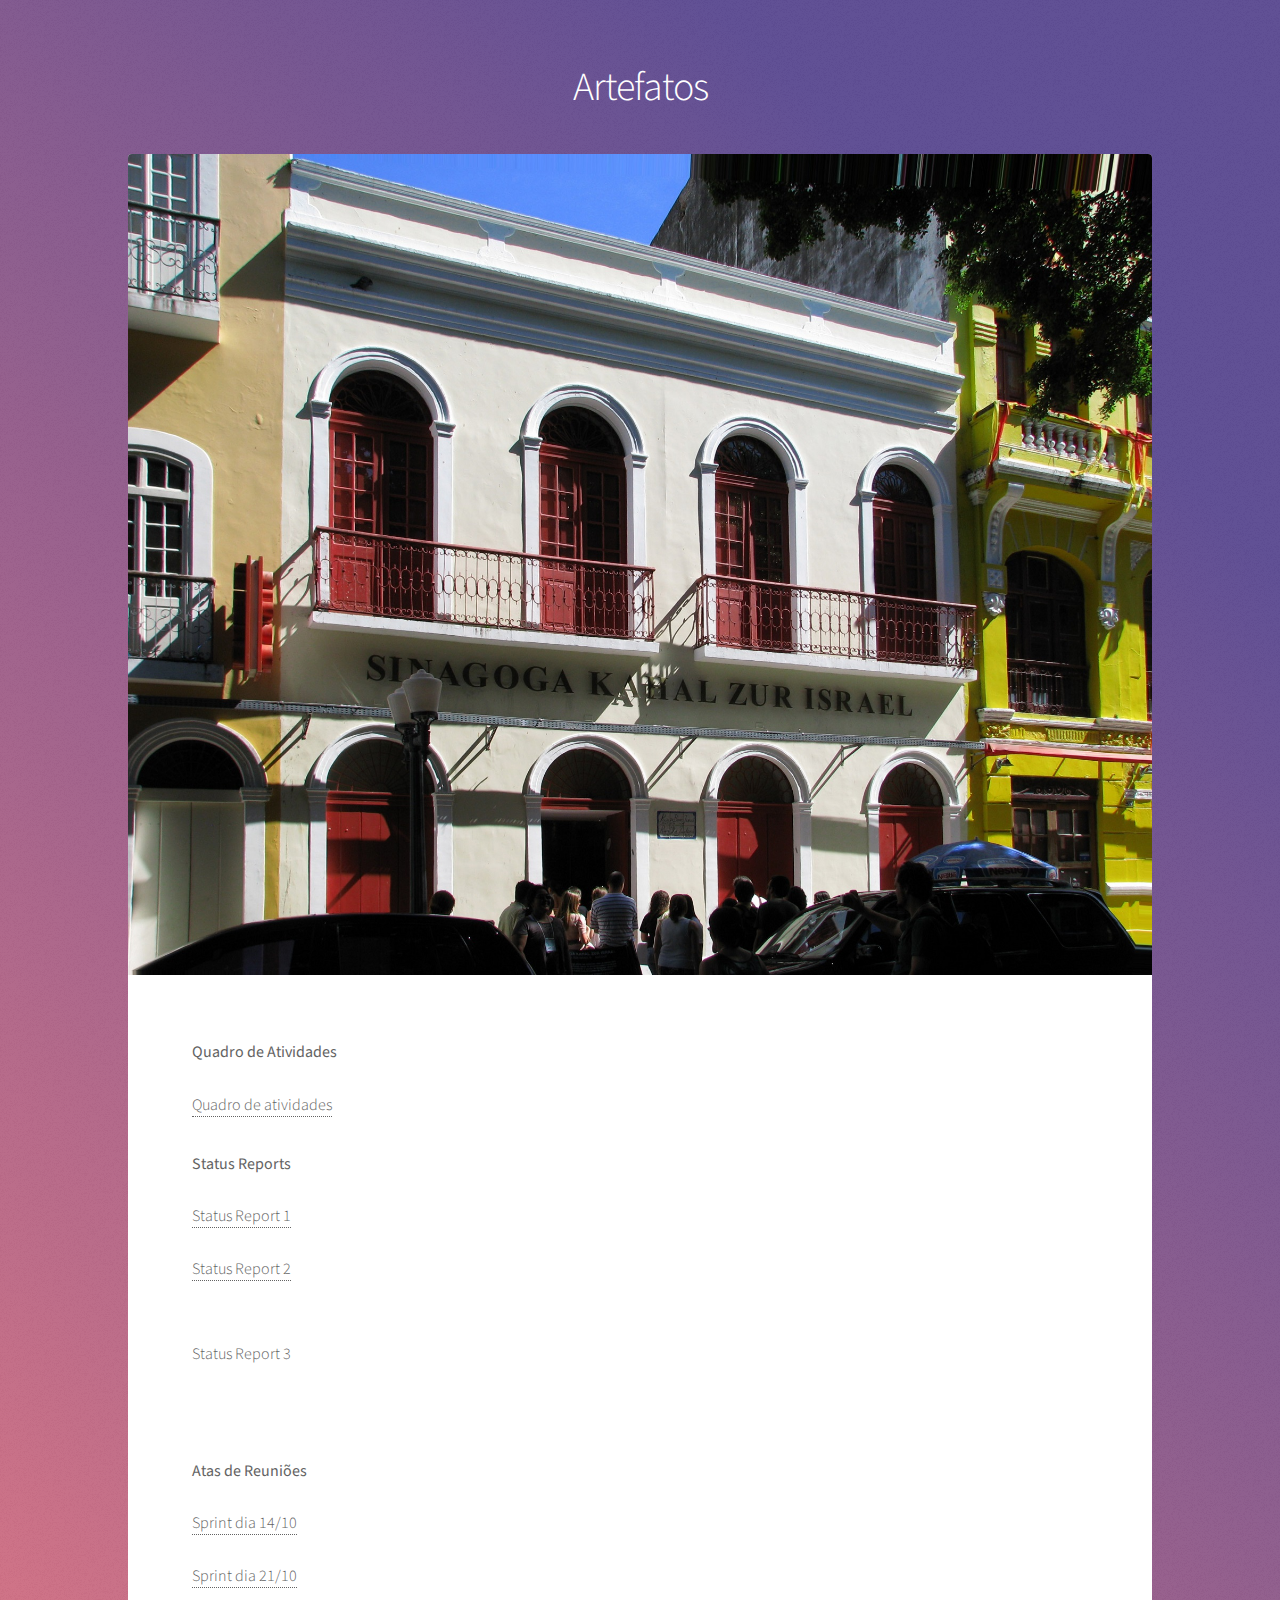
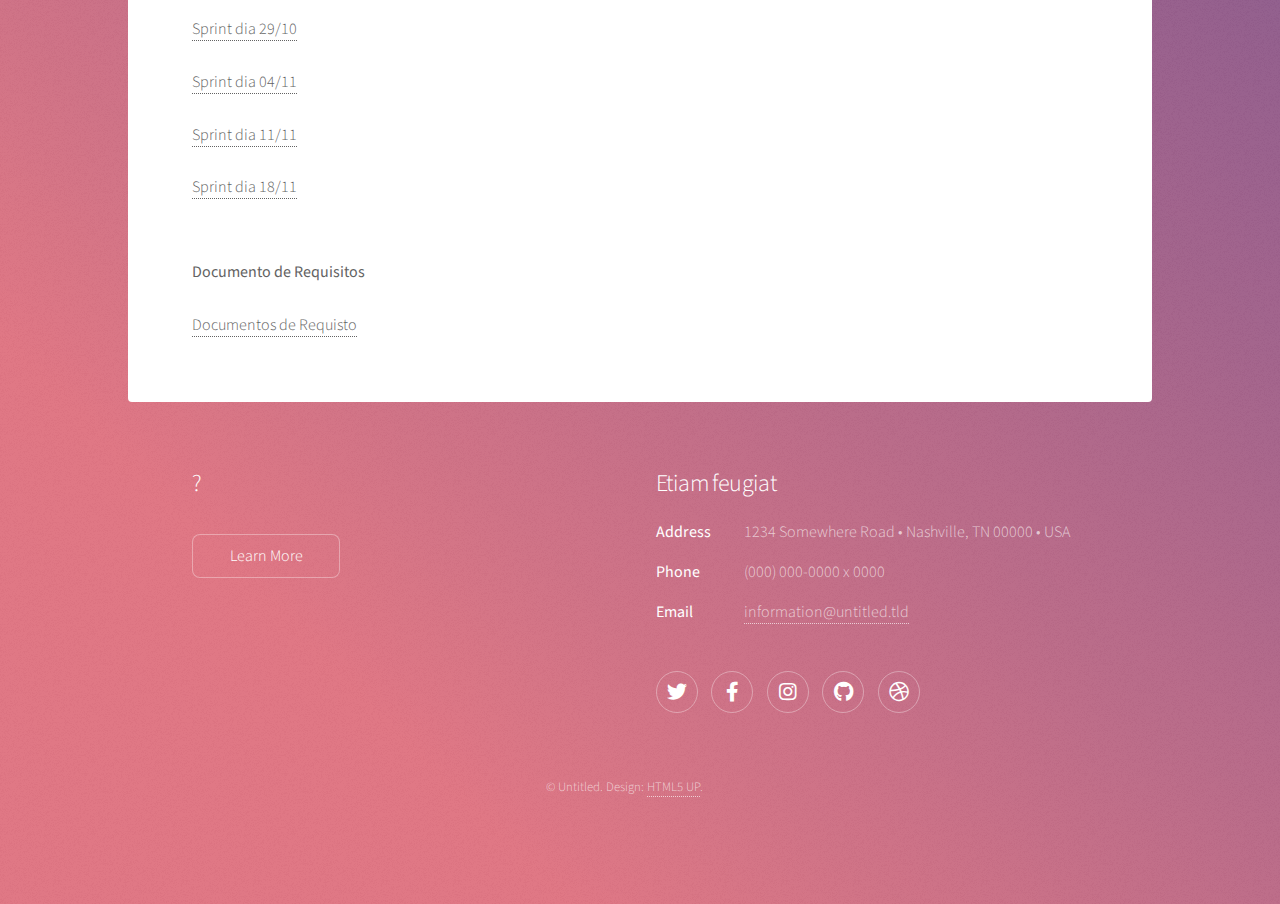
<file: site.html>
<!DOCTYPE html>
<!--
	Stellar by HTML5 UP
	html5up.net | @ajlkn
	Free for personal and commercial use under the CCA 3.0 license (html5up.net/license)
-->
<html>
  <head>
    <title>Artefatos</title>
    <meta charset="utf-8" />
    <meta
      name="viewport"
      content="width=device-width, initial-scale=1, user-scalable=no"
    />
    <link rel="stylesheet" href="assets/css/main.css" />
    <noscript><link rel="stylesheet" href="assets/css/noscript.css"/></noscript>
  </head>
  <body class="is-preload">
    <!-- Wrapper -->
    <div id="wrapper">
      <!-- Header -->
      <header id="header">
        <h1>Artefatos</h1>
        <p></p>
      </header>

      <!-- Main -->
      <div id="main">
        <!-- Content -->
        <section id="content" class="main">
          <span class="image main"
            ><img src="images/sinagoga.jpg" alt="sinagoga" class="full-img"
          /></span>

          <p>
            <b>Quadro de Atividades</b></br></br>
          <a href="doc/Captura de Tela 2019-11-21 às 22.55.58.pdf"> Quadro de atividades</a>
          </p>


          <p>
            <b>Status Reports</b></br></br>
	    <a href="https://drive.google.com/open?id=19Q_j2aYB8J-k_iEUKQt_2Q9zgG6gX2ys"> Status Report 1 </a></br></br>
	    <a href="https://drive.google.com/open?id=1OniRoIxzmt6-rRDwP4TpCrdqK8O-7Bga"> Status Report 2 </a></br></br>
            <p>Status Report 3</p></br>
          </p>

          <p>
            <b>Atas de Reuniões</b></br></br>
            <a href="doc/Sprint 14_10.pdf"> Sprint dia 14/10 </a></br></br>
            <a href="doc/Sprint 21_10.pdf"> Sprint dia 21/10 </a></br></br>
            <a href="doc/Sprint 29_10.pdf"> Sprint dia 29/10 </a></br></br>
            <a href="doc/Sprint 4_11.pdf"> Sprint dia 04/11 </a></br></br>
            <a href="doc/Sprint 11_11.pdf"> Sprint dia 11/11 </a></br></br>
            <a href="doc/Sprint 18_11.pdf"> Sprint dia 18/11 </a></br></br>
          </p>
          <p></p>
          <p>
            <b>Documento de Requisitos</b></br></br>
            <a href="doc/Documento de Requisitos Kahal do Futuro.pdf"> Documentos de Requisto</a>
          </p>

          
          
        </section>
      </div>

      <!-- Footer -->
      <footer id="footer">
        <section>
          <h2>?</h2>
          <p></p>
          <ul class="actions">
            <li><a href="#" class="button">Learn More</a></li>
          </ul>
        </section>
        <section>
          <h2>Etiam feugiat</h2>
          <dl class="alt">
            <dt>Address</dt>
            <dd>1234 Somewhere Road &bull; Nashville, TN 00000 &bull; USA</dd>
            <dt>Phone</dt>
            <dd>(000) 000-0000 x 0000</dd>
            <dt>Email</dt>
            <dd><a href="#">information@untitled.tld</a></dd>
          </dl>
          <ul class="icons">
            <li>
              <a href="#" class="icon brands fa-twitter alt"
                ><span class="label">Twitter</span></a
              >
            </li>
            <li>
              <a href="#" class="icon brands fa-facebook-f alt"
                ><span class="label">Facebook</span></a
              >
            </li>
            <li>
              <a href="#" class="icon brands fa-instagram alt"
                ><span class="label">Instagram</span></a
              >
            </li>
            <li>
              <a href="#" class="icon brands fa-github alt"
                ><span class="label">GitHub</span></a
              >
            </li>
            <li>
              <a href="#" class="icon brands fa-dribbble alt"
                ><span class="label">Dribbble</span></a
              >
            </li>
          </ul>
        </section>
        <p class="copyright">
          &copy; Untitled. Design: <a href="https://html5up.net">HTML5 UP</a>.
        </p>
      </footer>
    </div>

    <!-- Scripts -->
    <script src="assets/js/jquery.min.js"></script>
    <script src="assets/js/jquery.scrollex.min.js"></script>
    <script src="assets/js/jquery.scrolly.min.js"></script>
    <script src="assets/js/browser.min.js"></script>
    <script src="assets/js/breakpoints.min.js"></script>
    <script src="assets/js/util.js"></script>
    <script src="assets/js/main.js"></script>
  </body>
</html>
</file>
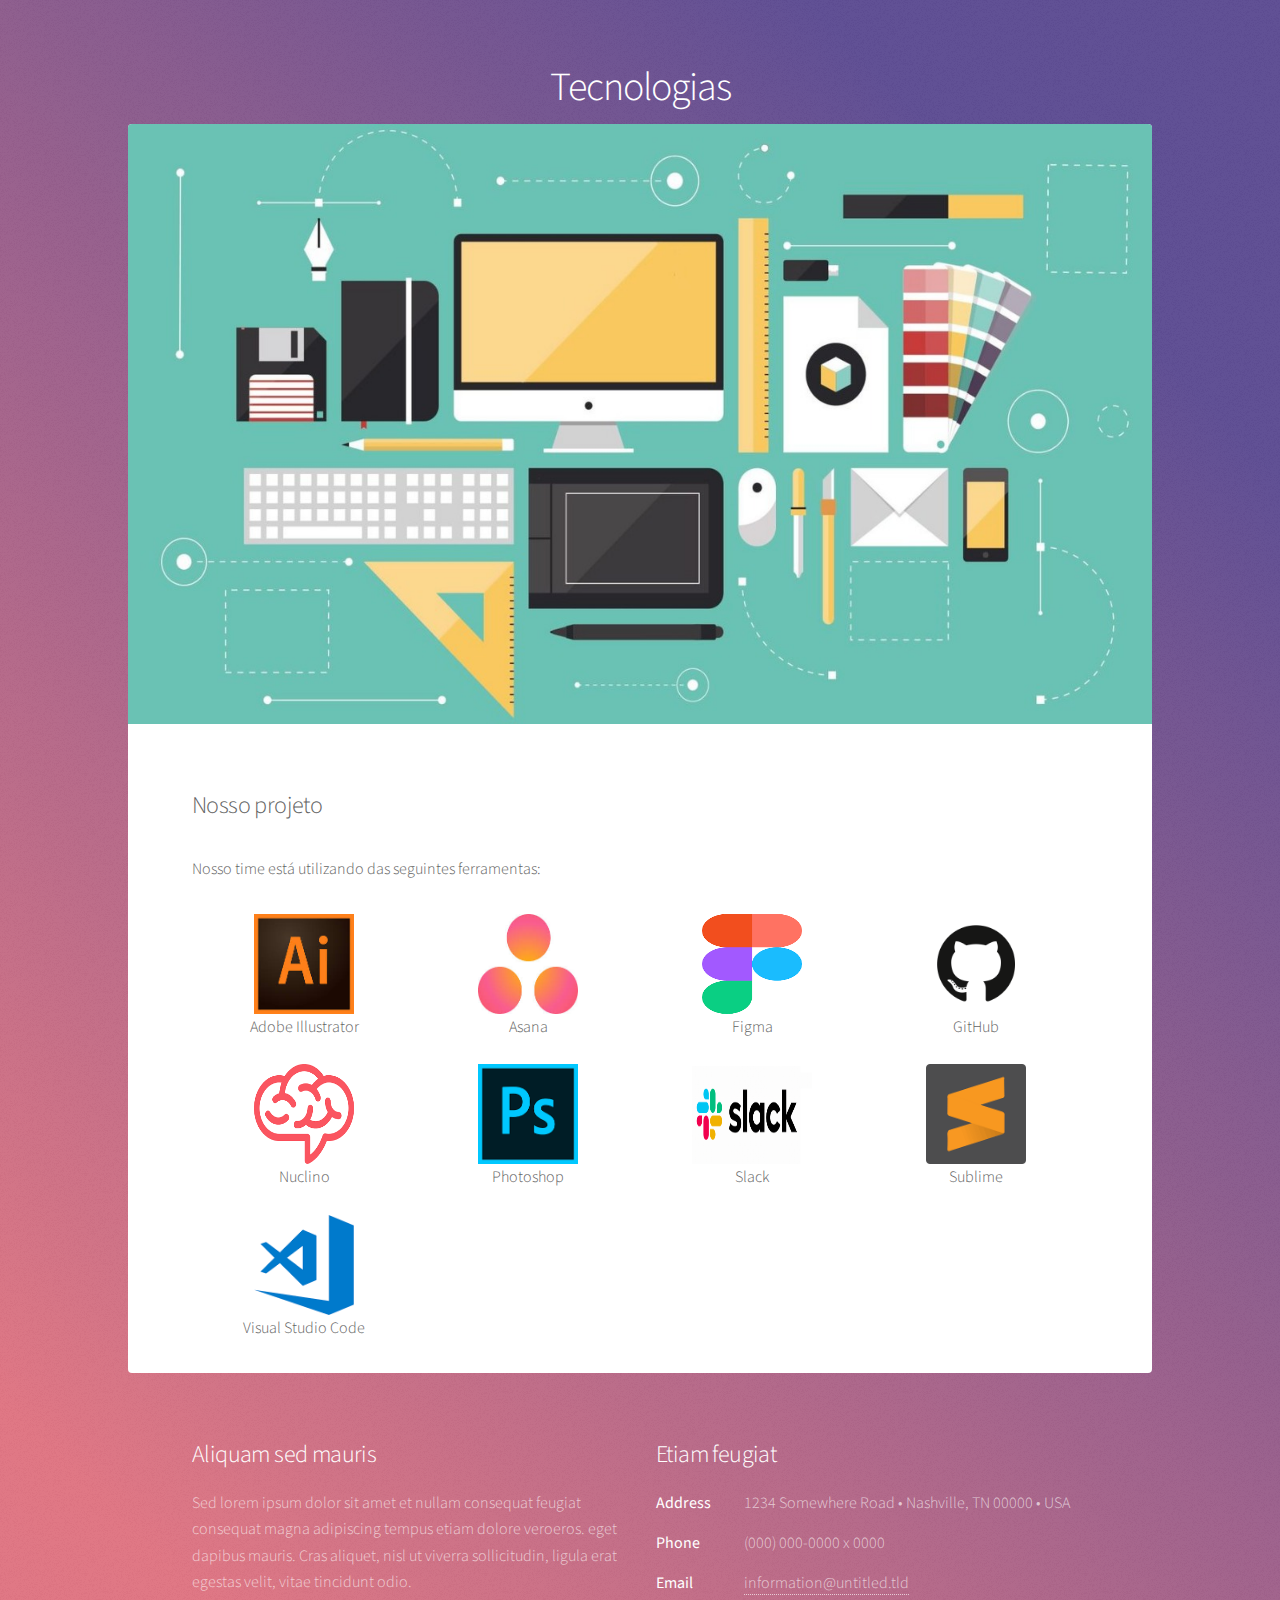
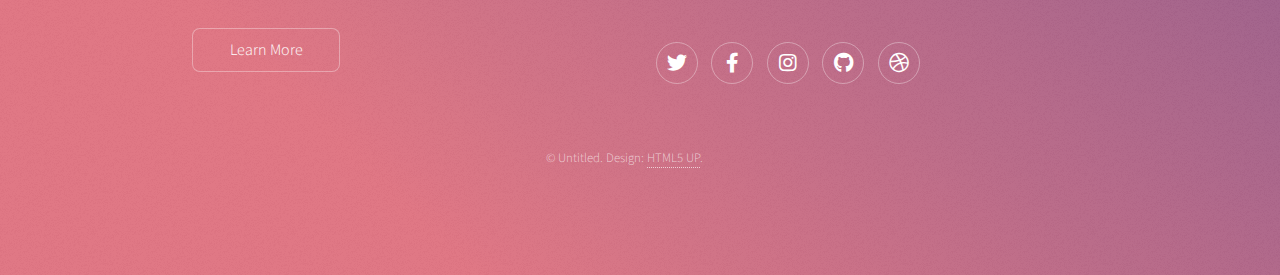
<file: tecnologia.html>
<!DOCTYPE html>
<!--
	Stellar by HTML5 UP
	html5up.net | @ajlkn
	Free for personal and commercial use under the CCA 3.0 license (html5up.net/license)
-->
<html>
  <head>
    <title>Tecnologias</title>
    <meta charset="utf-8" />
    <meta
      name="viewport"
      content="width=device-width, initial-scale=1, user-scalable=no"
    />
    <link rel="stylesheet" href="assets/css/main.css" />
    <noscript><link rel="stylesheet" href="assets/css/noscript.css"/></noscript>
  </head>
  <body class="is-preload">
    <!-- Wrapper -->
    <div id="wrapper">
      <!-- Header -->
      <header id="header">
        <h1>Tecnologias</h1>
      </header>

      <!-- Main -->
      <div id="main">
        <!-- Content -->
        <section id="content" class="main">
          <span class="image main"
            ><img
              src="images/tec.jpeg"
              alt="Tecnologias"
              width="1000"
              height="600"
          /></span>
          <h2>Nosso projeto</h2>
          <p></p>
          <p>Nosso time está utilizando das seguintes ferramentas:</p>

          <div class="content4">
            <div class="content2">
              <img
                src="images/adobei.jpg"
                alt="Adobe Illustrator"
                width="100"
                height="100"
              />

              <figcaption>Adobe Illustrator</figcaption>
            </div>

            <div class="content2">
              <img
                src="images/asana.jpg"
                alt="Asana"
                width="100"
                height="100"
              />
              <figcaption>Asana</figcaption>
            </div>
            <div class="content2">
              <img
                src="images/figma.png"
                alt="Figma"
                width="100"
                height="100"
              />
              <figcaption>Figma</figcaption>
            </div>
            <div class="content2">
              <img
                src="images/github.png"
                alt="GitHub"
                width="100"
                height="100"
              />
              <figcaption>GitHub</figcaption>
            </div>

            <div class="content2">
              <img
                src="images/nuclino.png"
                alt="Nuclino"
                width="100"
                height="100"
              />
              <figcaption>Nuclino</figcaption>
            </div>

            <div class="content2">
              <img
                src="images/photoshop.png"
                alt="Photoshop"
                width="100"
                height="100"
              />
              <figcaption>Photoshop</figcaption>
            </div>

            <div class="content2">
              <img
                src="images/slack.png"
                alt="Slack"
                width="200"
                height="100"
              />
              <figcaption>Slack</figcaption>
            </div>

            <div class="content2">
              <img
                src="images/sublime.png"
                alt="Sublime"
                width="100"
                height="100"
              />
              <figcaption>Sublime</figcaption>
            </div>

            <div class="content2">
              <img
                src="images/visual.png"
                alt="Visual Studio Code"
                width="100"
                height="100"
              />
              <figcaption>Visual Studio Code</figcaption>
            </div>
          </div>
        </section>
      </div>

      <!-- Footer -->
      <footer id="footer">
        <section>
          <h2>Aliquam sed mauris</h2>
          <p>
            Sed lorem ipsum dolor sit amet et nullam consequat feugiat consequat
            magna adipiscing tempus etiam dolore veroeros. eget dapibus mauris.
            Cras aliquet, nisl ut viverra sollicitudin, ligula erat egestas
            velit, vitae tincidunt odio.
          </p>
          <ul class="actions">
            <li><a href="#" class="button">Learn More</a></li>
          </ul>
        </section>
        <section>
          <h2>Etiam feugiat</h2>
          <dl class="alt">
            <dt>Address</dt>
            <dd>1234 Somewhere Road &bull; Nashville, TN 00000 &bull; USA</dd>
            <dt>Phone</dt>
            <dd>(000) 000-0000 x 0000</dd>
            <dt>Email</dt>
            <dd><a href="#">information@untitled.tld</a></dd>
          </dl>
          <ul class="icons">
            <li>
              <a href="#" class="icon brands fa-twitter alt"
                ><span class="label">Twitter</span></a
              >
            </li>
            <li>
              <a href="#" class="icon brands fa-facebook-f alt"
                ><span class="label">Facebook</span></a
              >
            </li>
            <li>
              <a href="#" class="icon brands fa-instagram alt"
                ><span class="label">Instagram</span></a
              >
            </li>
            <li>
              <a href="#" class="icon brands fa-github alt"
                ><span class="label">GitHub</span></a
              >
            </li>
            <li>
              <a href="#" class="icon brands fa-dribbble alt"
                ><span class="label">Dribbble</span></a
              >
            </li>
          </ul>
        </section>
        <p class="copyright">
          &copy; Untitled. Design: <a href="https://html5up.net">HTML5 UP</a>.
        </p>
      </footer>
    </div>

    <!-- Scripts -->
    <script src="assets/js/jquery.min.js"></script>
    <script src="assets/js/jquery.scrollex.min.js"></script>
    <script src="assets/js/jquery.scrolly.min.js"></script>
    <script src="assets/js/browser.min.js"></script>
    <script src="assets/js/breakpoints.min.js"></script>
    <script src="assets/js/util.js"></script>
    <script src="assets/js/main.js"></script>
  </body>
</html>
</file>
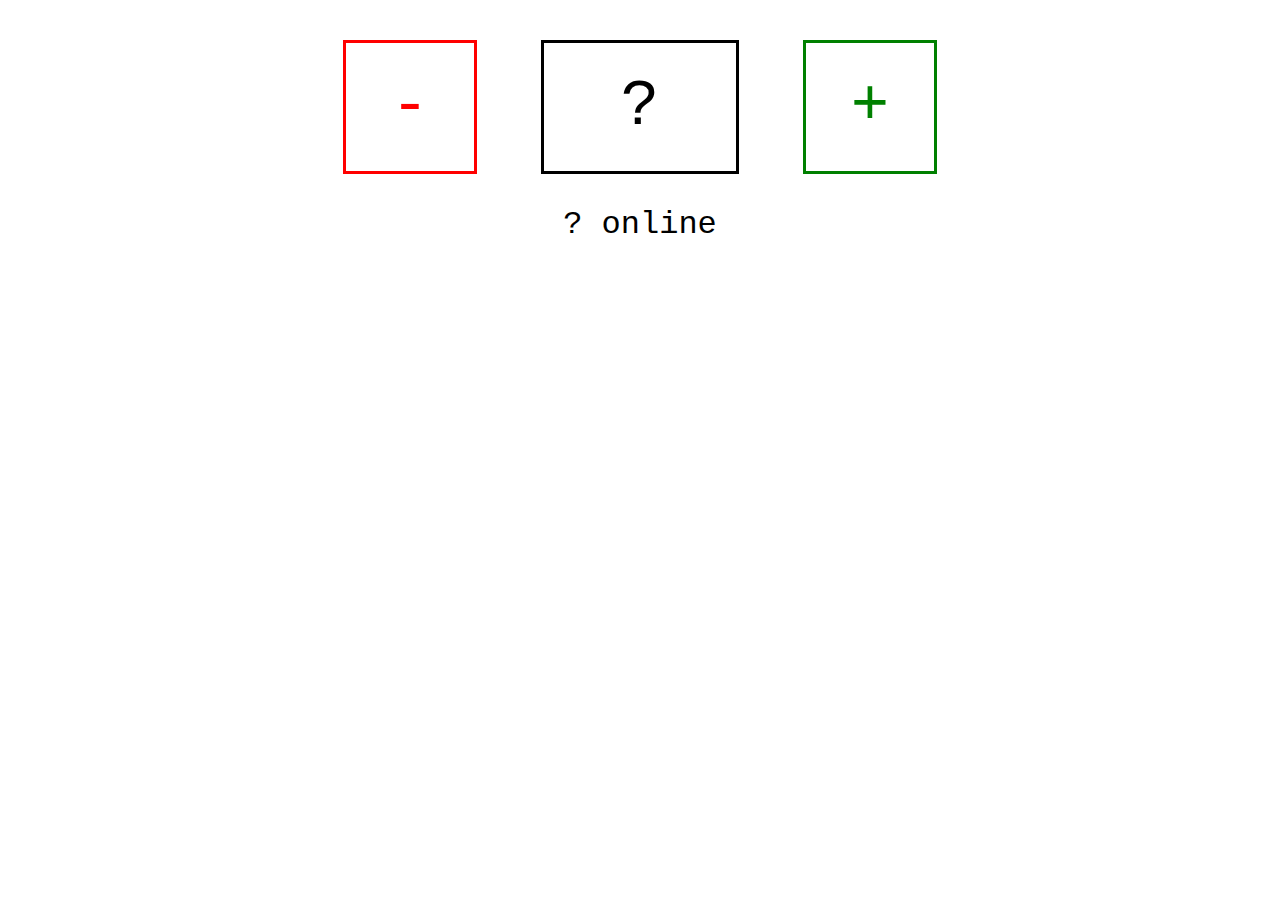
<file: example/counter.html>
<!DOCTYPE html>
<html>
    <head>
        <title>WebSocket demo</title>
        <style type="text/css">
            body {
                font-family: "Courier New", sans-serif;
                text-align: center;
            }
            .buttons {
                font-size: 4em;
                display: flex;
                justify-content: center;
            }
            .button, .value {
                line-height: 1;
                padding: 2rem;
                margin: 2rem;
                border: medium solid;
                min-height: 1em;
                min-width: 1em;
            }
            .button {
                cursor: pointer;
                user-select: none;
            }
            .minus {
                color: red;
            }
            .plus {
                color: green;
            }
            .value {
                min-width: 2em;
            }
            .state {
                font-size: 2em;
            }
        </style>
    </head>
    <body>
        <div class="buttons">
            <div class="minus button">-</div>
            <div class="value">?</div>
            <div class="plus button">+</div>
        </div>
        <div class="state">
            <span class="users">?</span> online
        </div>
        <script>
            var minus = document.querySelector('.minus'),
                plus = document.querySelector('.plus'),
                value = document.querySelector('.value'),
                users = document.querySelector('.users'),
                websocket = new WebSocket("ws://127.0.0.1:6789/");
            minus.onclick = function (event) {
                websocket.send(JSON.stringify({action: 'minus'}));
            }
            plus.onclick = function (event) {
                websocket.send(JSON.stringify({action: 'plus'}));
            }
            websocket.onmessage = function (event) {
                data = JSON.parse(event.data);
                switch (data.type) {
                    case 'state':
                        value.textContent = data.value;
                        break;
                    case 'users':
                        users.textContent = (
                            data.count.toString() + " user" +
                            (data.count == 1 ? "" : "s"));
                        break;
                    default:
                        console.error(
                            "unsupported event", data);
                }
            };
        </script>
    </body>
</html>
</file>
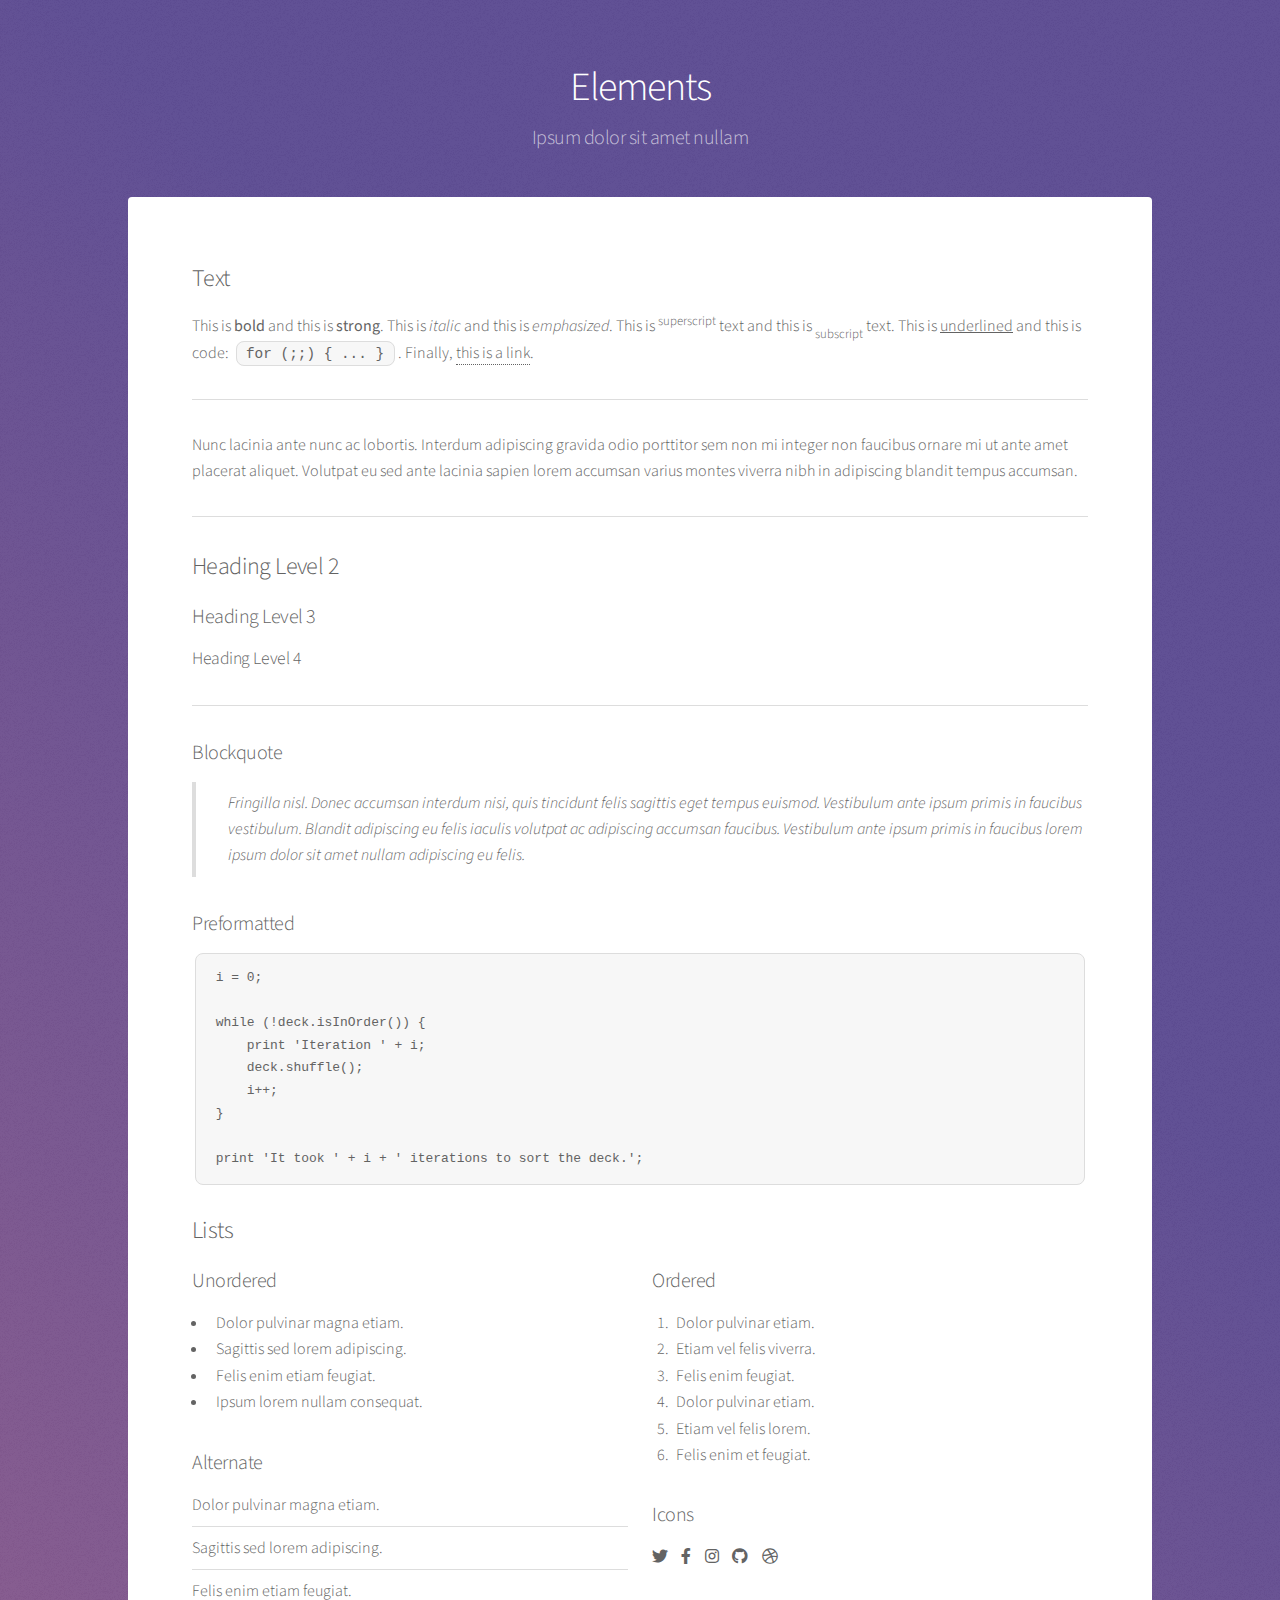
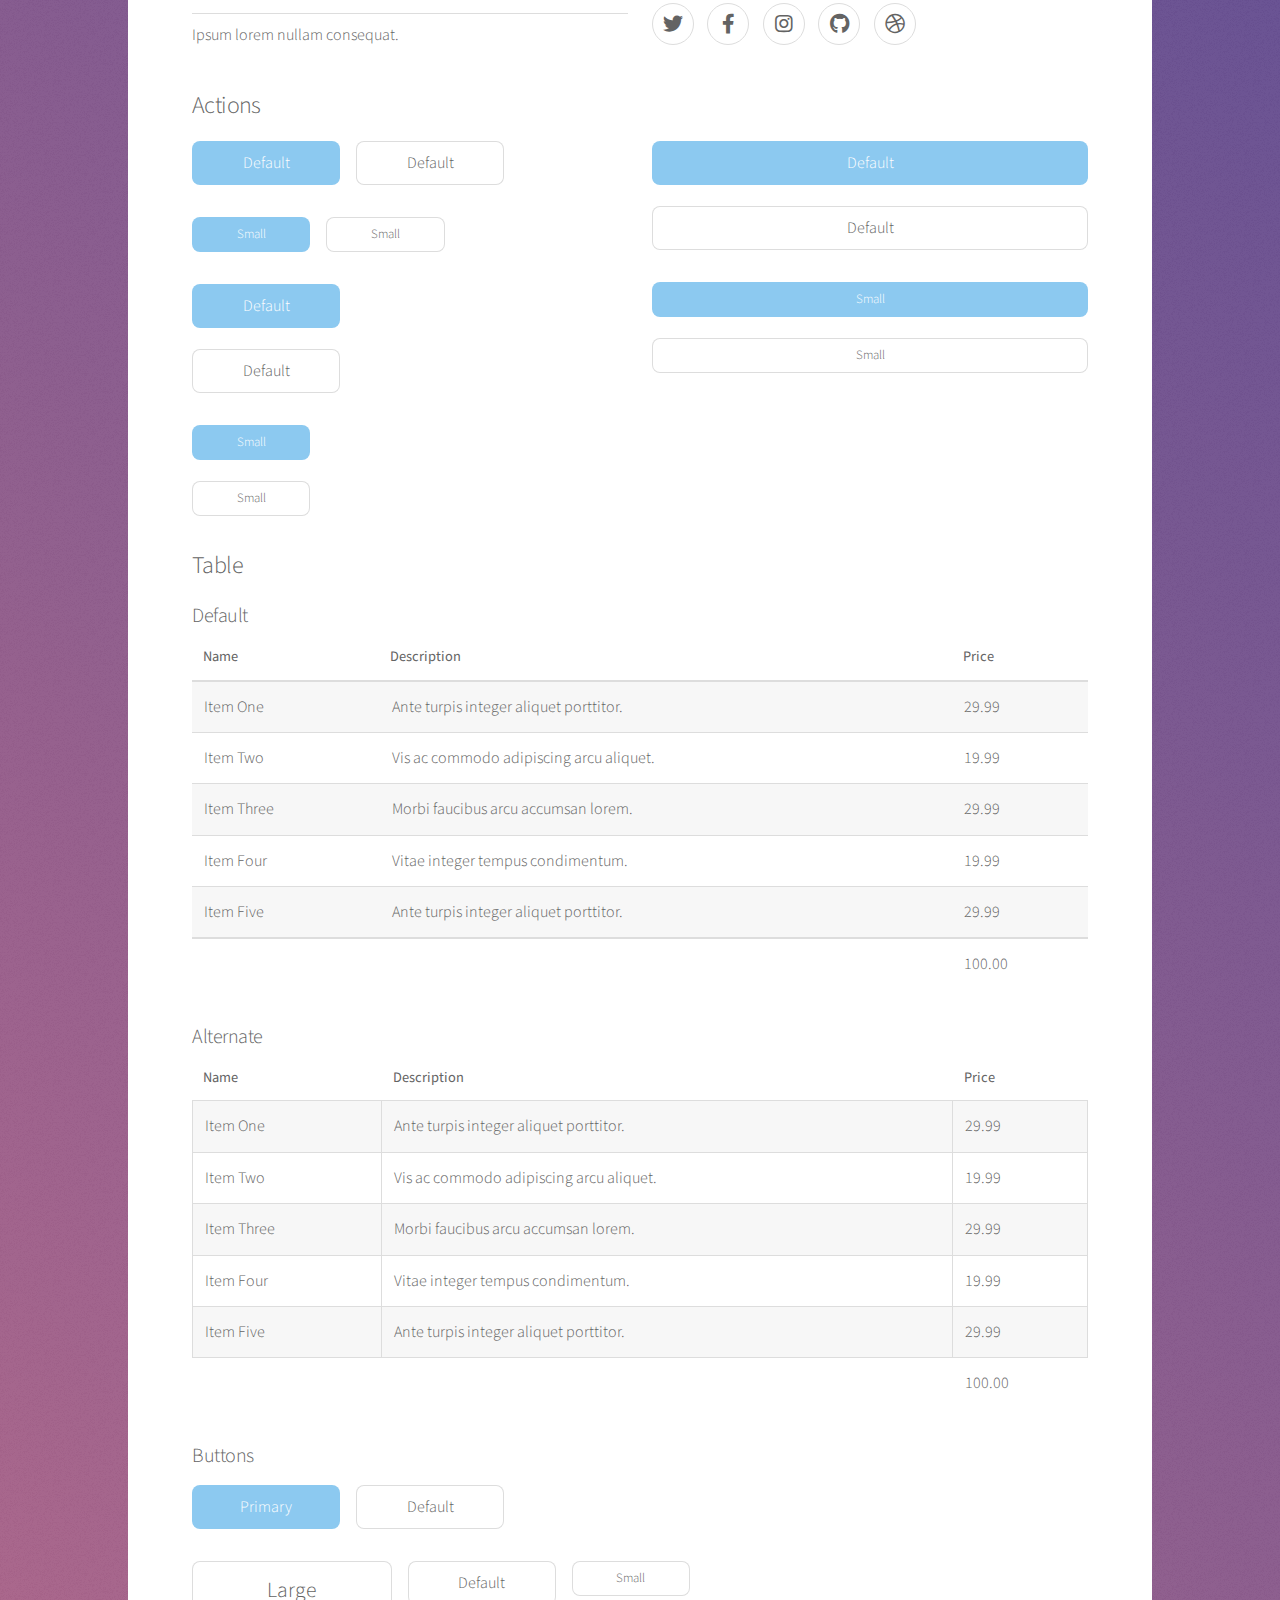
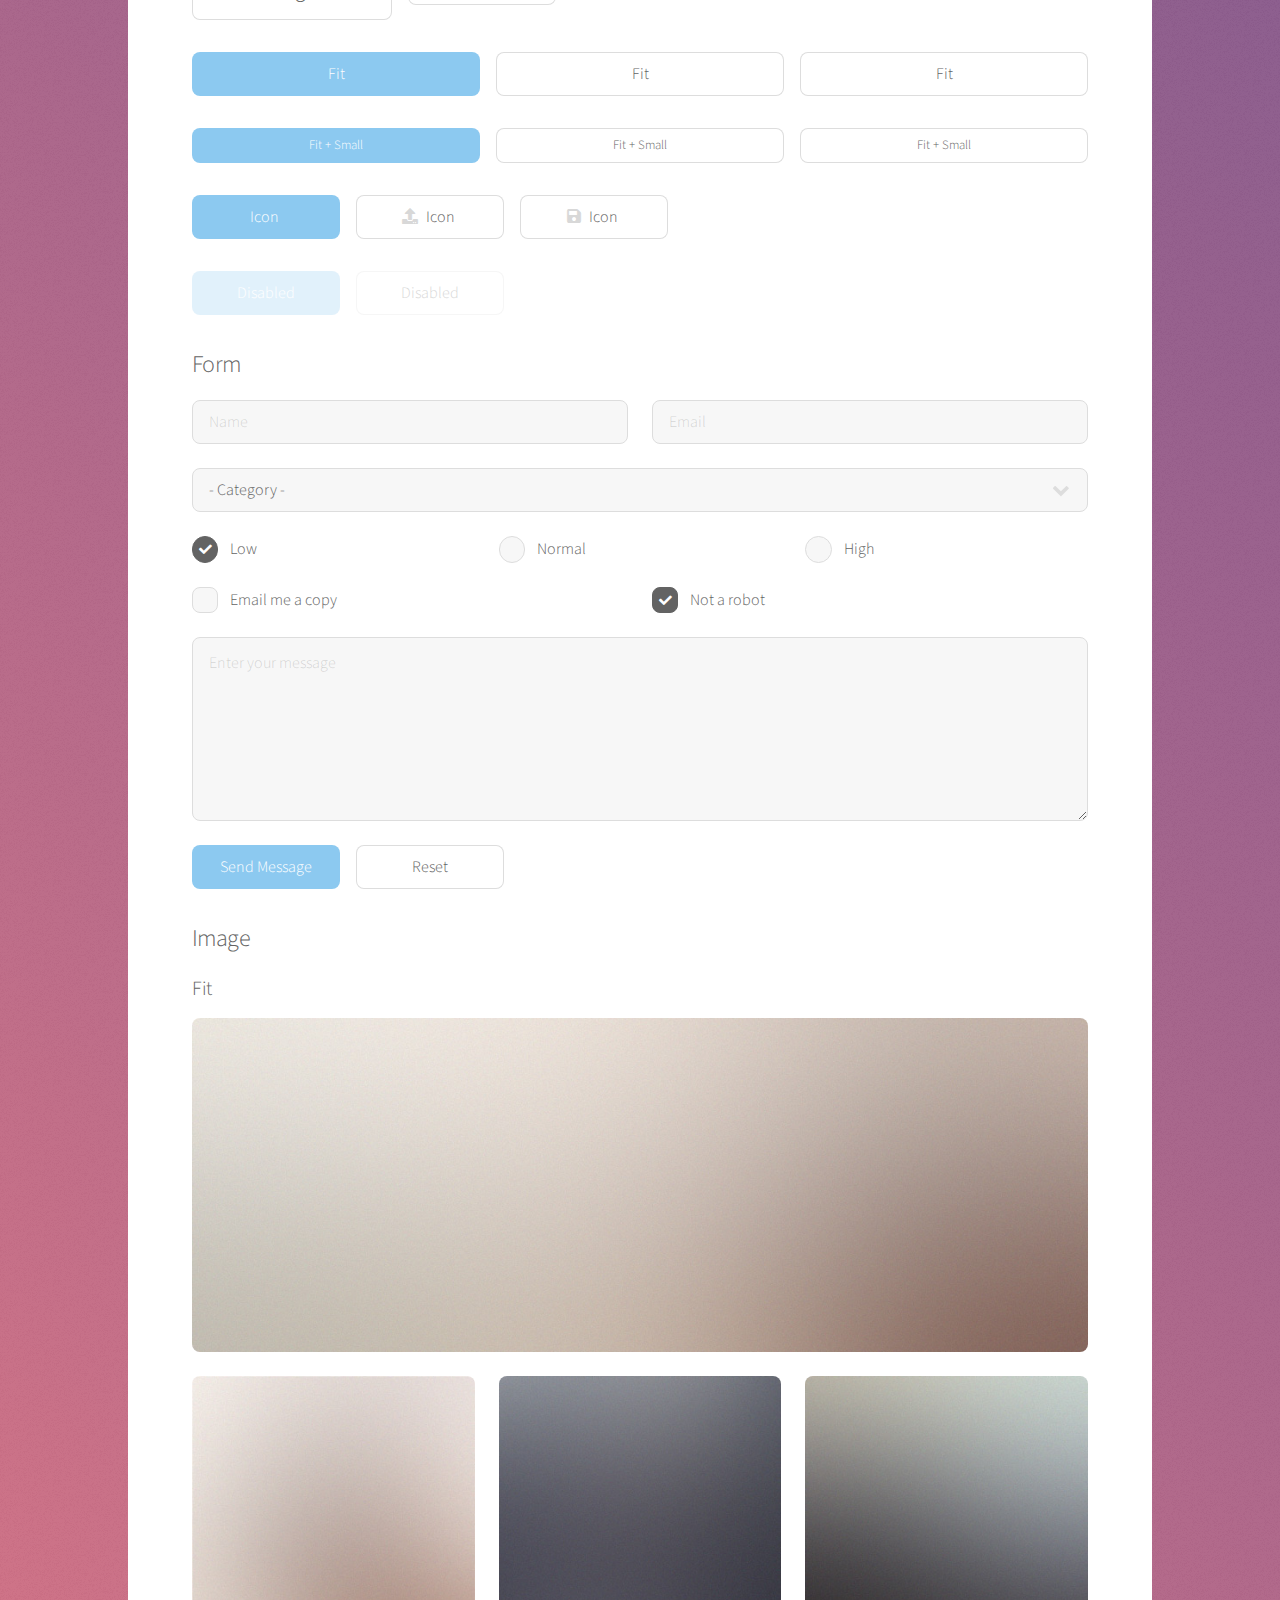
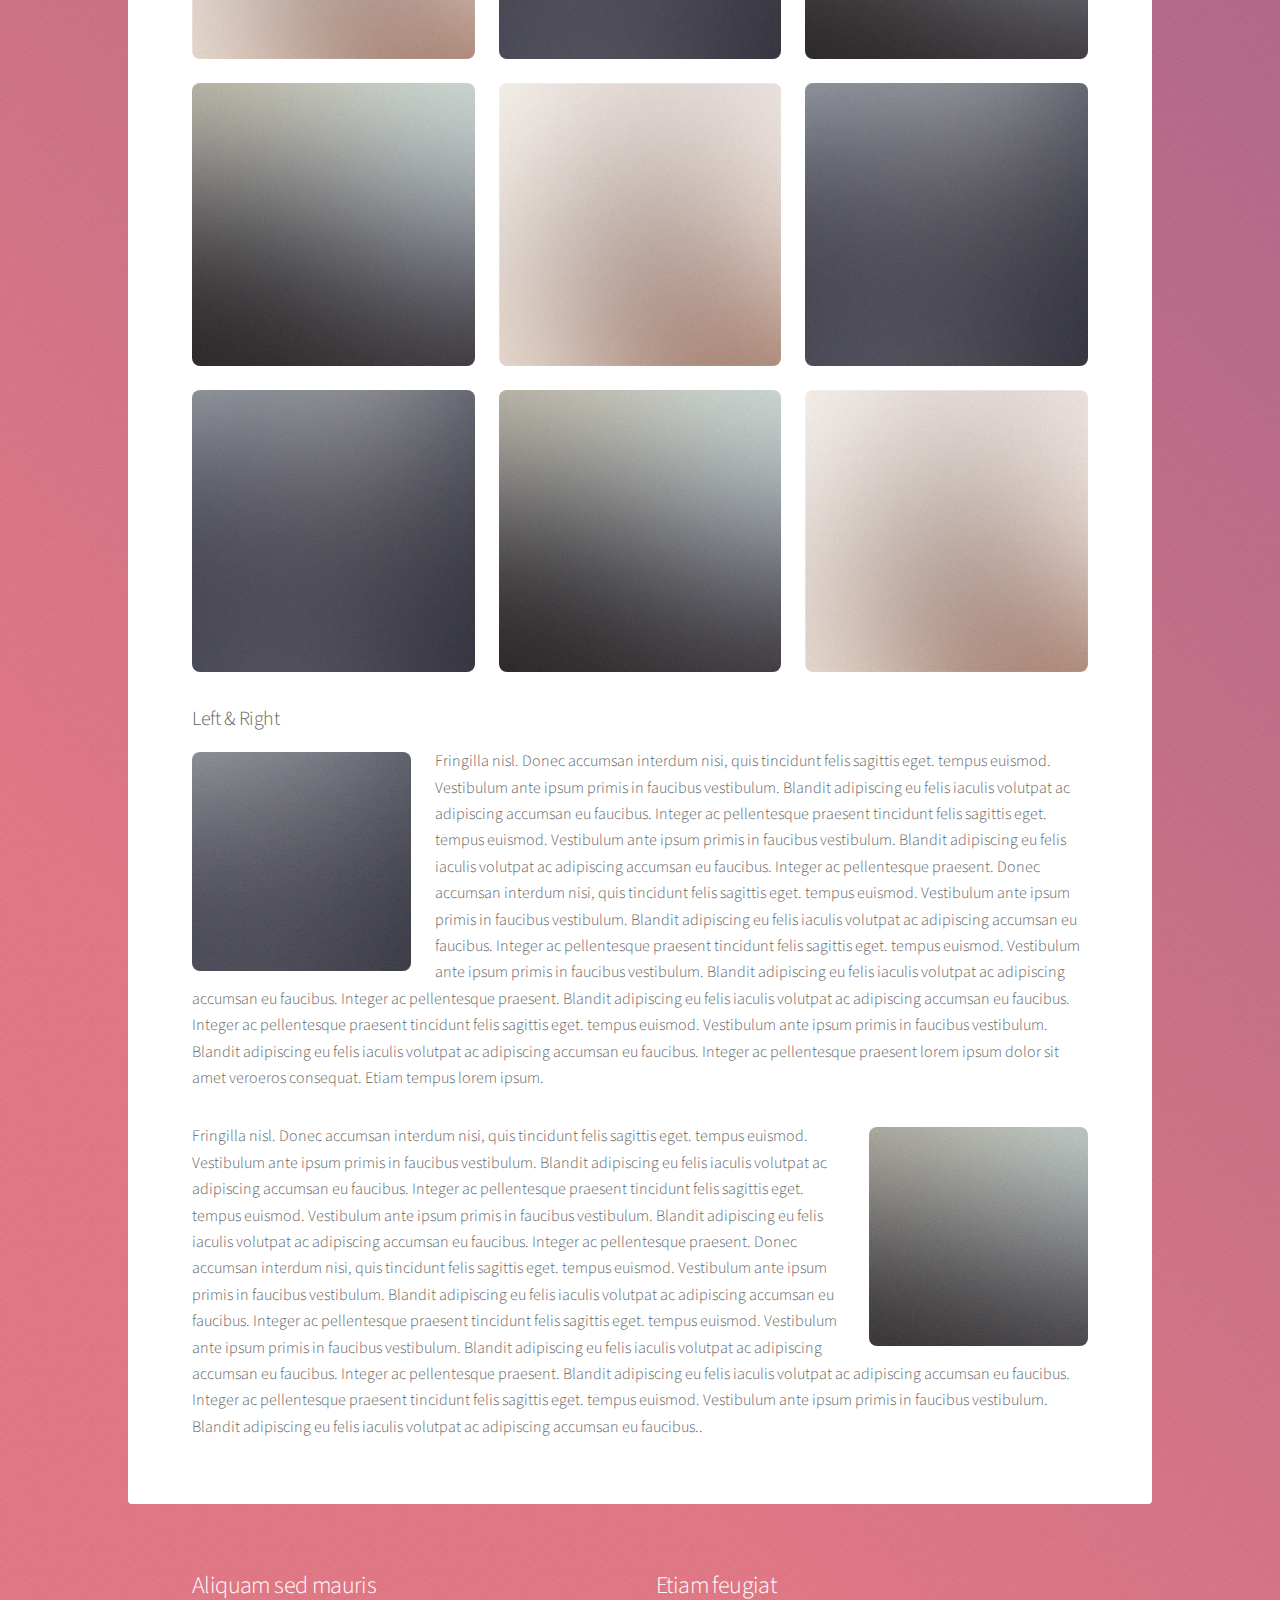
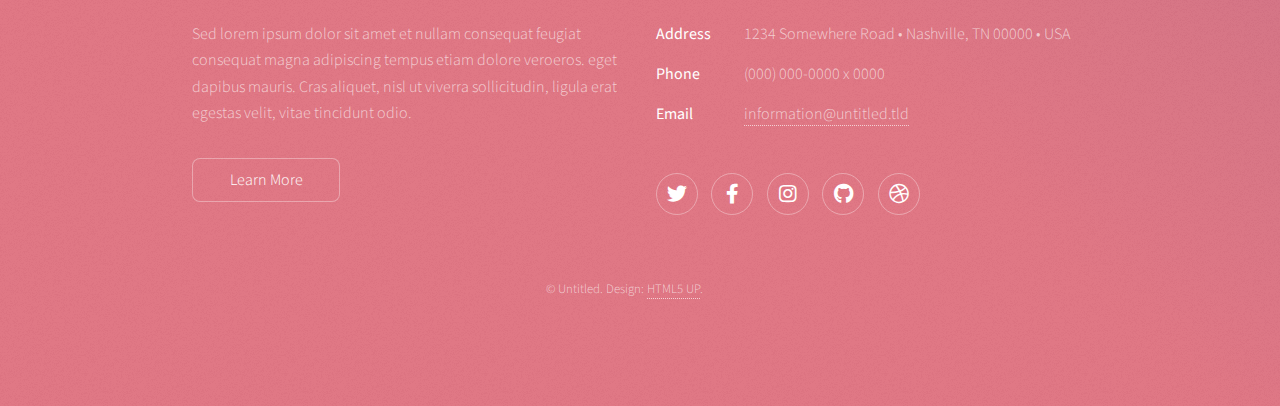
<file: KAHALDOFUTURO.github.io/elements.html>
<!DOCTYPE HTML>
<!--
	Stellar by HTML5 UP
	html5up.net | @ajlkn
	Free for personal and commercial use under the CCA 3.0 license (html5up.net/license)
-->
<html>
	<head>
		<title>Elements - Stellar by HTML5 UP</title>
		<meta charset="utf-8" />
		<meta name="viewport" content="width=device-width, initial-scale=1, user-scalable=no" />
		<link rel="stylesheet" href="assets/css/main.css" />
		<noscript><link rel="stylesheet" href="assets/css/noscript.css" /></noscript>
	</head>
	<body class="is-preload">

		<!-- Wrapper -->
			<div id="wrapper">

				<!-- Header -->
					<header id="header">
						<h1>Elements</h1>
						<p>Ipsum dolor sit amet nullam</p>
					</header>

				<!-- Main -->
					<div id="main">

						<!-- Content -->
							<section id="content" class="main">

								<!-- Text -->
									<section>
										<h2>Text</h2>
										<p>This is <b>bold</b> and this is <strong>strong</strong>. This is <i>italic</i> and this is <em>emphasized</em>.
										This is <sup>superscript</sup> text and this is <sub>subscript</sub> text.
										This is <u>underlined</u> and this is code: <code>for (;;) { ... }</code>. Finally, <a href="#">this is a link</a>.</p>
										<hr />
										<p>Nunc lacinia ante nunc ac lobortis. Interdum adipiscing gravida odio porttitor sem non mi integer non faucibus ornare mi ut ante amet placerat aliquet. Volutpat eu sed ante lacinia sapien lorem accumsan varius montes viverra nibh in adipiscing blandit tempus accumsan.</p>
										<hr />
										<h2>Heading Level 2</h2>
										<h3>Heading Level 3</h3>
										<h4>Heading Level 4</h4>
										<hr />
										<h3>Blockquote</h3>
										<blockquote>Fringilla nisl. Donec accumsan interdum nisi, quis tincidunt felis sagittis eget tempus euismod. Vestibulum ante ipsum primis in faucibus vestibulum. Blandit adipiscing eu felis iaculis volutpat ac adipiscing accumsan faucibus. Vestibulum ante ipsum primis in faucibus lorem ipsum dolor sit amet nullam adipiscing eu felis.</blockquote>
										<h3>Preformatted</h3>
										<pre><code>i = 0;

while (!deck.isInOrder()) {
    print 'Iteration ' + i;
    deck.shuffle();
    i++;
}

print 'It took ' + i + ' iterations to sort the deck.';</code></pre>
									</section>

								<!-- Lists -->
									<section>
										<h2>Lists</h2>
										<div class="row">
											<div class="col-6 col-12-medium">
												<h3>Unordered</h3>
												<ul>
													<li>Dolor pulvinar magna etiam.</li>
													<li>Sagittis sed lorem adipiscing.</li>
													<li>Felis enim etiam feugiat.</li>
													<li>Ipsum lorem nullam consequat.</li>
												</ul>
												<h3>Alternate</h3>
												<ul class="alt">
													<li>Dolor pulvinar magna etiam.</li>
													<li>Sagittis sed lorem adipiscing.</li>
													<li>Felis enim etiam feugiat.</li>
													<li>Ipsum lorem nullam consequat.</li>
												</ul>
											</div>
											<div class="col-6 col-12-medium">
												<h3>Ordered</h3>
												<ol>
													<li>Dolor pulvinar etiam.</li>
													<li>Etiam vel felis viverra.</li>
													<li>Felis enim feugiat.</li>
													<li>Dolor pulvinar etiam.</li>
													<li>Etiam vel felis lorem.</li>
													<li>Felis enim et feugiat.</li>
												</ol>
												<h3>Icons</h3>
												<ul class="icons">
													<li><a href="#" class="icon brands fa-twitter"><span class="label">Twitter</span></a></li>
													<li><a href="#" class="icon brands fa-facebook-f"><span class="label">Facebook</span></a></li>
													<li><a href="#" class="icon brands fa-instagram"><span class="label">Instagram</span></a></li>
													<li><a href="#" class="icon brands fa-github"><span class="label">GitHub</span></a></li>
													<li><a href="#" class="icon brands fa-dribbble"><span class="label">Dribbble</span></a></li>
												</ul>
												<ul class="icons">
													<li><a href="#" class="icon brands alt fa-twitter"><span class="label">Twitter</span></a></li>
													<li><a href="#" class="icon brands alt fa-facebook-f"><span class="label">Facebook</span></a></li>
													<li><a href="#" class="icon brands alt fa-instagram"><span class="label">Instagram</span></a></li>
													<li><a href="#" class="icon brands alt fa-github"><span class="label">GitHub</span></a></li>
													<li><a href="#" class="icon brands alt fa-dribbble"><span class="label">Dribbble</span></a></li>
												</ul>
											</div>
										</div>
										<h2>Actions</h2>
										<div class="row">
											<div class="col-6 col-12-medium">
												<ul class="actions">
													<li><a href="#" class="button primary">Default</a></li>
													<li><a href="#" class="button">Default</a></li>
												</ul>
												<ul class="actions small">
													<li><a href="#" class="button primary small">Small</a></li>
													<li><a href="#" class="button small">Small</a></li>
												</ul>
												<ul class="actions stacked">
													<li><a href="#" class="button primary">Default</a></li>
													<li><a href="#" class="button">Default</a></li>
												</ul>
												<ul class="actions stacked">
													<li><a href="#" class="button primary small">Small</a></li>
													<li><a href="#" class="button small">Small</a></li>
												</ul>
											</div>
											<div class="col-6 col-12-medium">
												<ul class="actions stacked">
													<li><a href="#" class="button primary fit">Default</a></li>
													<li><a href="#" class="button fit">Default</a></li>
												</ul>
												<ul class="actions stacked">
													<li><a href="#" class="button primary small fit">Small</a></li>
													<li><a href="#" class="button small fit">Small</a></li>
												</ul>
											</div>
										</div>
									</section>

								<!-- Table -->
									<section>
										<h2>Table</h2>
										<h3>Default</h3>
										<div class="table-wrapper">
											<table>
												<thead>
													<tr>
														<th>Name</th>
														<th>Description</th>
														<th>Price</th>
													</tr>
												</thead>
												<tbody>
													<tr>
														<td>Item One</td>
														<td>Ante turpis integer aliquet porttitor.</td>
														<td>29.99</td>
													</tr>
													<tr>
														<td>Item Two</td>
														<td>Vis ac commodo adipiscing arcu aliquet.</td>
														<td>19.99</td>
													</tr>
													<tr>
														<td>Item Three</td>
														<td> Morbi faucibus arcu accumsan lorem.</td>
														<td>29.99</td>
													</tr>
													<tr>
														<td>Item Four</td>
														<td>Vitae integer tempus condimentum.</td>
														<td>19.99</td>
													</tr>
													<tr>
														<td>Item Five</td>
														<td>Ante turpis integer aliquet porttitor.</td>
														<td>29.99</td>
													</tr>
												</tbody>
												<tfoot>
													<tr>
														<td colspan="2"></td>
														<td>100.00</td>
													</tr>
												</tfoot>
											</table>
										</div>

										<h3>Alternate</h3>
										<div class="table-wrapper">
											<table class="alt">
												<thead>
													<tr>
														<th>Name</th>
														<th>Description</th>
														<th>Price</th>
													</tr>
												</thead>
												<tbody>
													<tr>
														<td>Item One</td>
														<td>Ante turpis integer aliquet porttitor.</td>
														<td>29.99</td>
													</tr>
													<tr>
														<td>Item Two</td>
														<td>Vis ac commodo adipiscing arcu aliquet.</td>
														<td>19.99</td>
													</tr>
													<tr>
														<td>Item Three</td>
														<td> Morbi faucibus arcu accumsan lorem.</td>
														<td>29.99</td>
													</tr>
													<tr>
														<td>Item Four</td>
														<td>Vitae integer tempus condimentum.</td>
														<td>19.99</td>
													</tr>
													<tr>
														<td>Item Five</td>
														<td>Ante turpis integer aliquet porttitor.</td>
														<td>29.99</td>
													</tr>
												</tbody>
												<tfoot>
													<tr>
														<td colspan="2"></td>
														<td>100.00</td>
													</tr>
												</tfoot>
											</table>
										</div>
									</section>

								<!-- Buttons -->
									<section>
										<h3>Buttons</h3>
										<ul class="actions">
											<li><a href="#" class="button primary">Primary</a></li>
											<li><a href="#" class="button">Default</a></li>
										</ul>
										<ul class="actions">
											<li><a href="#" class="button large">Large</a></li>
											<li><a href="#" class="button">Default</a></li>
											<li><a href="#" class="button small">Small</a></li>
										</ul>
										<ul class="actions fit">
											<li><a href="#" class="button primary fit">Fit</a></li>
											<li><a href="#" class="button fit">Fit</a></li>
											<li><a href="#" class="button fit">Fit</a></li>
										</ul>
										<ul class="actions fit small">
											<li><a href="#" class="button primary fit small">Fit + Small</a></li>
											<li><a href="#" class="button fit small">Fit + Small</a></li>
											<li><a href="#" class="button fit small">Fit + Small</a></li>
										</ul>
										<ul class="actions">
											<li><a href="#" class="button primary icon solidfa-download">Icon</a></li>
											<li><a href="#" class="button icon solid fa-upload">Icon</a></li>
											<li><a href="#" class="button icon solid fa-save">Icon</a></li>
										</ul>
										<ul class="actions">
											<li><span class="button primary disabled">Disabled</span></li>
											<li><span class="button disabled">Disabled</span></li>
										</ul>
									</section>

								<!-- Form -->
									<section>
										<h2>Form</h2>
										<form method="post" action="#">
											<div class="row gtr-uniform">
												<div class="col-6 col-12-xsmall">
													<input type="text" name="demo-name" id="demo-name" value="" placeholder="Name" />
												</div>
												<div class="col-6 col-12-xsmall">
													<input type="email" name="demo-email" id="demo-email" value="" placeholder="Email" />
												</div>
												<div class="col-12">
													<select name="demo-category" id="demo-category">
														<option value="">- Category -</option>
														<option value="1">Manufacturing</option>
														<option value="1">Shipping</option>
														<option value="1">Administration</option>
														<option value="1">Human Resources</option>
													</select>
												</div>
												<div class="col-4 col-12-small">
													<input type="radio" id="demo-priority-low" name="demo-priority" checked>
													<label for="demo-priority-low">Low</label>
												</div>
												<div class="col-4 col-12-small">
													<input type="radio" id="demo-priority-normal" name="demo-priority">
													<label for="demo-priority-normal">Normal</label>
												</div>
												<div class="col-4 col-12-small">
													<input type="radio" id="demo-priority-high" name="demo-priority">
													<label for="demo-priority-high">High</label>
												</div>
												<div class="col-6 col-12-small">
													<input type="checkbox" id="demo-copy" name="demo-copy">
													<label for="demo-copy">Email me a copy</label>
												</div>
												<div class="col-6 col-12-small">
													<input type="checkbox" id="demo-human" name="demo-human" checked>
													<label for="demo-human">Not a robot</label>
												</div>
												<div class="col-12">
													<textarea name="demo-message" id="demo-message" placeholder="Enter your message" rows="6"></textarea>
												</div>
												<div class="col-12">
													<ul class="actions">
														<li><input type="submit" value="Send Message" class="primary" /></li>
														<li><input type="reset" value="Reset" /></li>
													</ul>
												</div>
											</div>
										</form>
									</section>

								<!-- Image -->
									<section>
										<h2>Image</h2>
										<h3>Fit</h3>
										<div class="box alt">
											<div class="row gtr-uniform">
												<div class="col-12"><span class="image fit"><img src="images/pic04.jpg" alt="" /></span></div>
												<div class="col-4"><span class="image fit"><img src="images/pic01.jpg" alt="" /></span></div>
												<div class="col-4"><span class="image fit"><img src="images/pic02.jpg" alt="" /></span></div>
												<div class="col-4"><span class="image fit"><img src="images/pic03.jpg" alt="" /></span></div>
												<div class="col-4"><span class="image fit"><img src="images/pic03.jpg" alt="" /></span></div>
												<div class="col-4"><span class="image fit"><img src="images/pic01.jpg" alt="" /></span></div>
												<div class="col-4"><span class="image fit"><img src="images/pic02.jpg" alt="" /></span></div>
												<div class="col-4"><span class="image fit"><img src="images/pic02.jpg" alt="" /></span></div>
												<div class="col-4"><span class="image fit"><img src="images/pic03.jpg" alt="" /></span></div>
												<div class="col-4"><span class="image fit"><img src="images/pic01.jpg" alt="" /></span></div>
											</div>
										</div>
										<h3>Left &amp; Right</h3>
										<p><span class="image left"><img src="images/pic05.jpg" alt="" /></span>Fringilla nisl. Donec accumsan interdum nisi, quis tincidunt felis sagittis eget. tempus euismod. Vestibulum ante ipsum primis in faucibus vestibulum. Blandit adipiscing eu felis iaculis volutpat ac adipiscing accumsan eu faucibus. Integer ac pellentesque praesent tincidunt felis sagittis eget. tempus euismod. Vestibulum ante ipsum primis in faucibus vestibulum. Blandit adipiscing eu felis iaculis volutpat ac adipiscing accumsan eu faucibus. Integer ac pellentesque praesent. Donec accumsan interdum nisi, quis tincidunt felis sagittis eget. tempus euismod. Vestibulum ante ipsum primis in faucibus vestibulum. Blandit adipiscing eu felis iaculis volutpat ac adipiscing accumsan eu faucibus. Integer ac pellentesque praesent tincidunt felis sagittis eget. tempus euismod. Vestibulum ante ipsum primis in faucibus vestibulum. Blandit adipiscing eu felis iaculis volutpat ac adipiscing accumsan eu faucibus. Integer ac pellentesque praesent. Blandit adipiscing eu felis iaculis volutpat ac adipiscing accumsan eu faucibus. Integer ac pellentesque praesent tincidunt felis sagittis eget. tempus euismod. Vestibulum ante ipsum primis in faucibus vestibulum. Blandit adipiscing eu felis iaculis volutpat ac adipiscing accumsan eu faucibus. Integer ac pellentesque praesent lorem ipsum dolor sit amet veroeros consequat. Etiam tempus lorem ipsum.</p>
										<p><span class="image right"><img src="images/pic06.jpg" alt="" /></span>Fringilla nisl. Donec accumsan interdum nisi, quis tincidunt felis sagittis eget. tempus euismod. Vestibulum ante ipsum primis in faucibus vestibulum. Blandit adipiscing eu felis iaculis volutpat ac adipiscing accumsan eu faucibus. Integer ac pellentesque praesent tincidunt felis sagittis eget. tempus euismod. Vestibulum ante ipsum primis in faucibus vestibulum. Blandit adipiscing eu felis iaculis volutpat ac adipiscing accumsan eu faucibus. Integer ac pellentesque praesent. Donec accumsan interdum nisi, quis tincidunt felis sagittis eget. tempus euismod. Vestibulum ante ipsum primis in faucibus vestibulum. Blandit adipiscing eu felis iaculis volutpat ac adipiscing accumsan eu faucibus. Integer ac pellentesque praesent tincidunt felis sagittis eget. tempus euismod. Vestibulum ante ipsum primis in faucibus vestibulum. Blandit adipiscing eu felis iaculis volutpat ac adipiscing accumsan eu faucibus. Integer ac pellentesque praesent. Blandit adipiscing eu felis iaculis volutpat ac adipiscing accumsan eu faucibus. Integer ac pellentesque praesent tincidunt felis sagittis eget. tempus euismod. Vestibulum ante ipsum primis in faucibus vestibulum. Blandit adipiscing eu felis iaculis volutpat ac adipiscing accumsan eu faucibus..</p>
									</section>

							</section>

					</div>

				<!-- Footer -->
					<footer id="footer">
						<section>
							<h2>Aliquam sed mauris</h2>
							<p>Sed lorem ipsum dolor sit amet et nullam consequat feugiat consequat magna adipiscing tempus etiam dolore veroeros. eget dapibus mauris. Cras aliquet, nisl ut viverra sollicitudin, ligula erat egestas velit, vitae tincidunt odio.</p>
							<ul class="actions">
								<li><a href="#" class="button">Learn More</a></li>
							</ul>
						</section>
						<section>
							<h2>Etiam feugiat</h2>
							<dl class="alt">
								<dt>Address</dt>
								<dd>1234 Somewhere Road &bull; Nashville, TN 00000 &bull; USA</dd>
								<dt>Phone</dt>
								<dd>(000) 000-0000 x 0000</dd>
								<dt>Email</dt>
								<dd><a href="#">information@untitled.tld</a></dd>
							</dl>
							<ul class="icons">
								<li><a href="#" class="icon brands fa-twitter alt"><span class="label">Twitter</span></a></li>
								<li><a href="#" class="icon brands fa-facebook-f alt"><span class="label">Facebook</span></a></li>
								<li><a href="#" class="icon brands fa-instagram alt"><span class="label">Instagram</span></a></li>
								<li><a href="#" class="icon brands fa-github alt"><span class="label">GitHub</span></a></li>
								<li><a href="#" class="icon brands fa-dribbble alt"><span class="label">Dribbble</span></a></li>
							</ul>
						</section>
						<p class="copyright">&copy; Untitled. Design: <a href="https://html5up.net">HTML5 UP</a>.</p>
					</footer>

			</div>

		<!-- Scripts -->
			<script src="assets/js/jquery.min.js"></script>
			<script src="assets/js/jquery.scrollex.min.js"></script>
			<script src="assets/js/jquery.scrolly.min.js"></script>
			<script src="assets/js/browser.min.js"></script>
			<script src="assets/js/breakpoints.min.js"></script>
			<script src="assets/js/util.js"></script>
			<script src="assets/js/main.js"></script>

	</body>
</html>
</file>
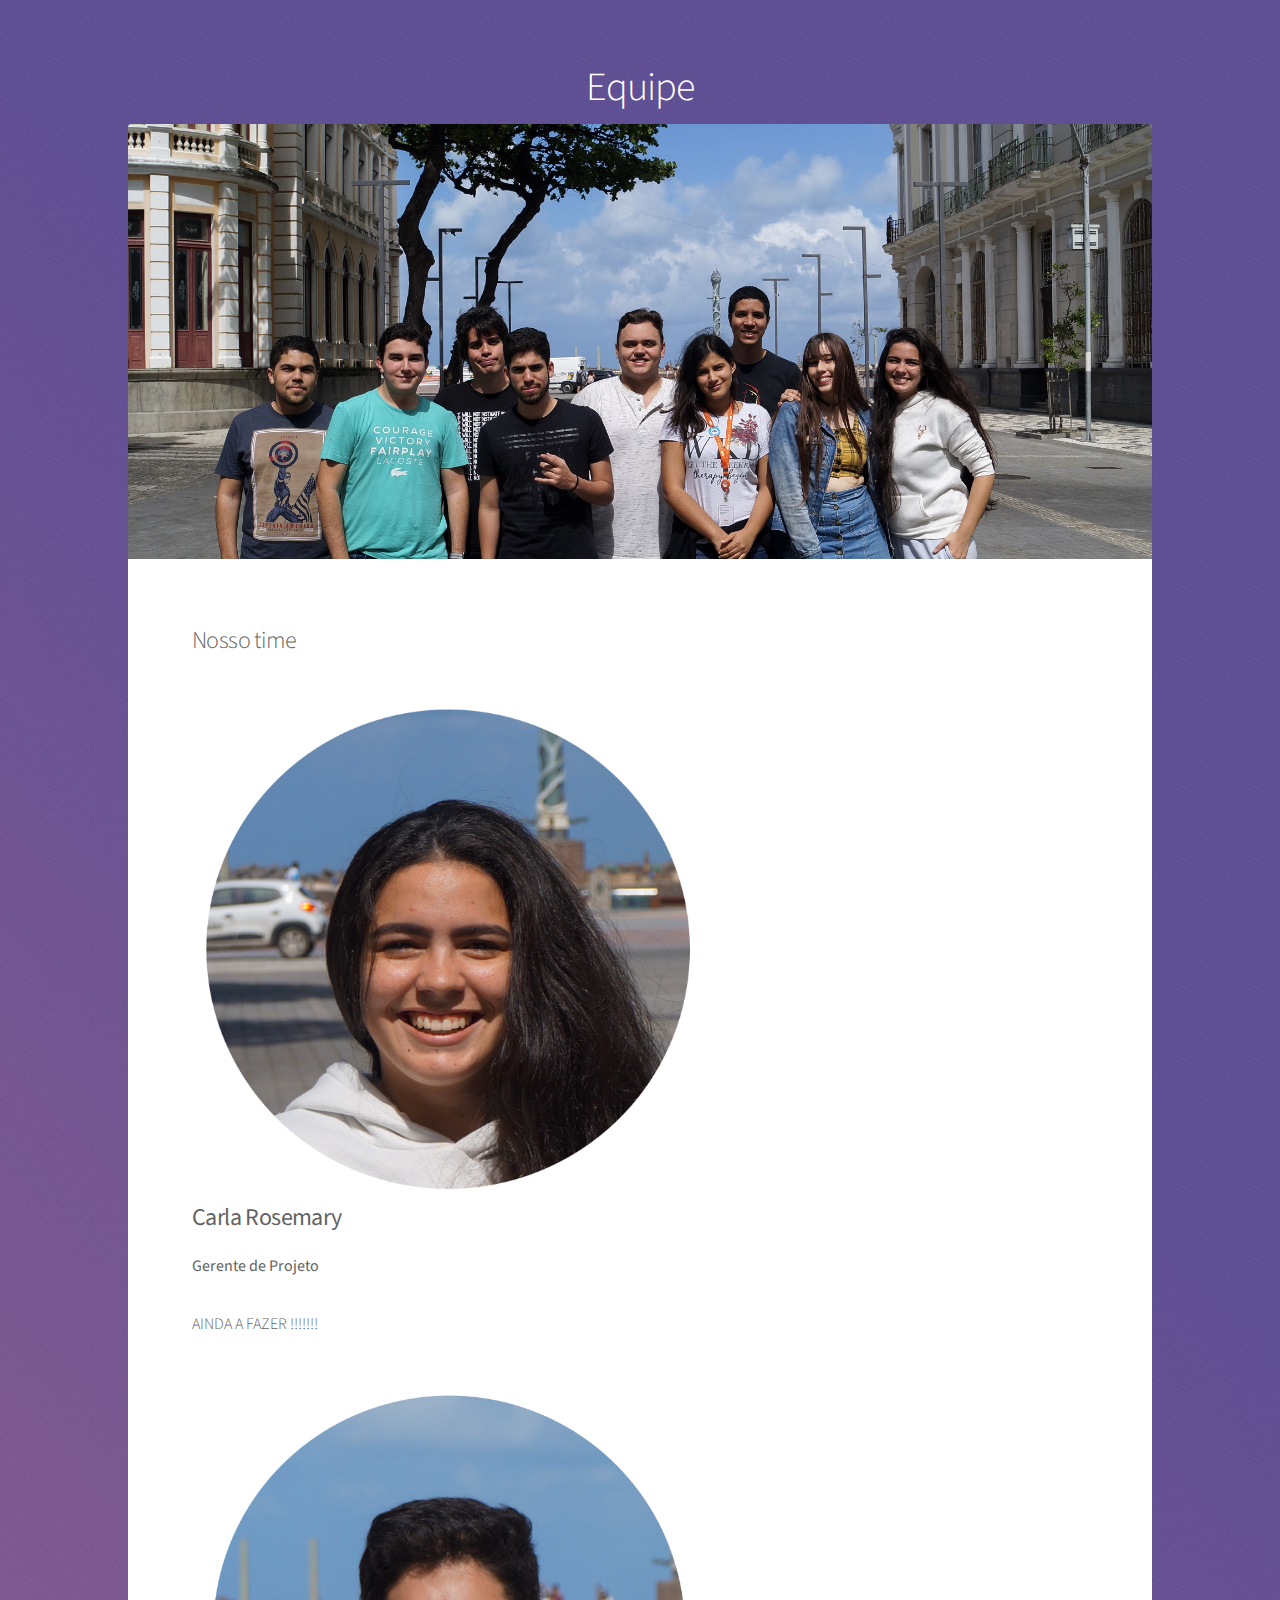
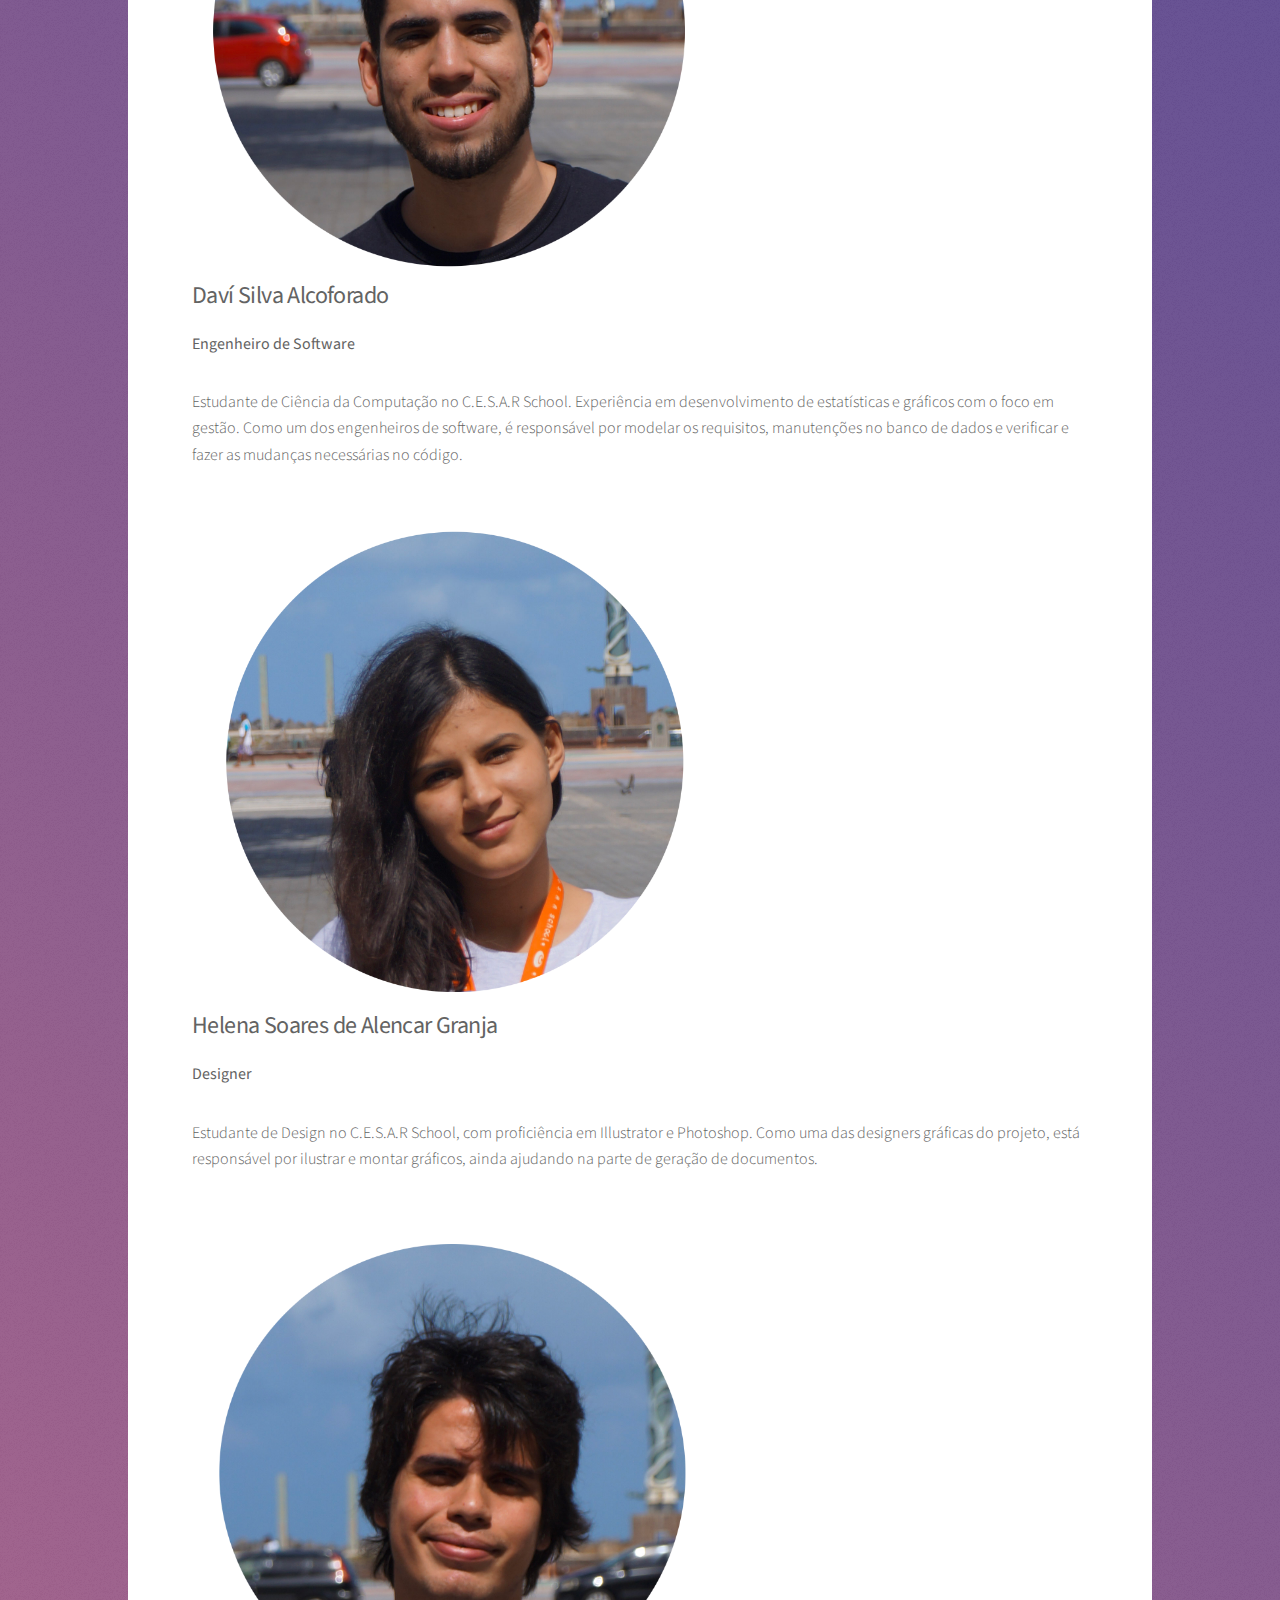
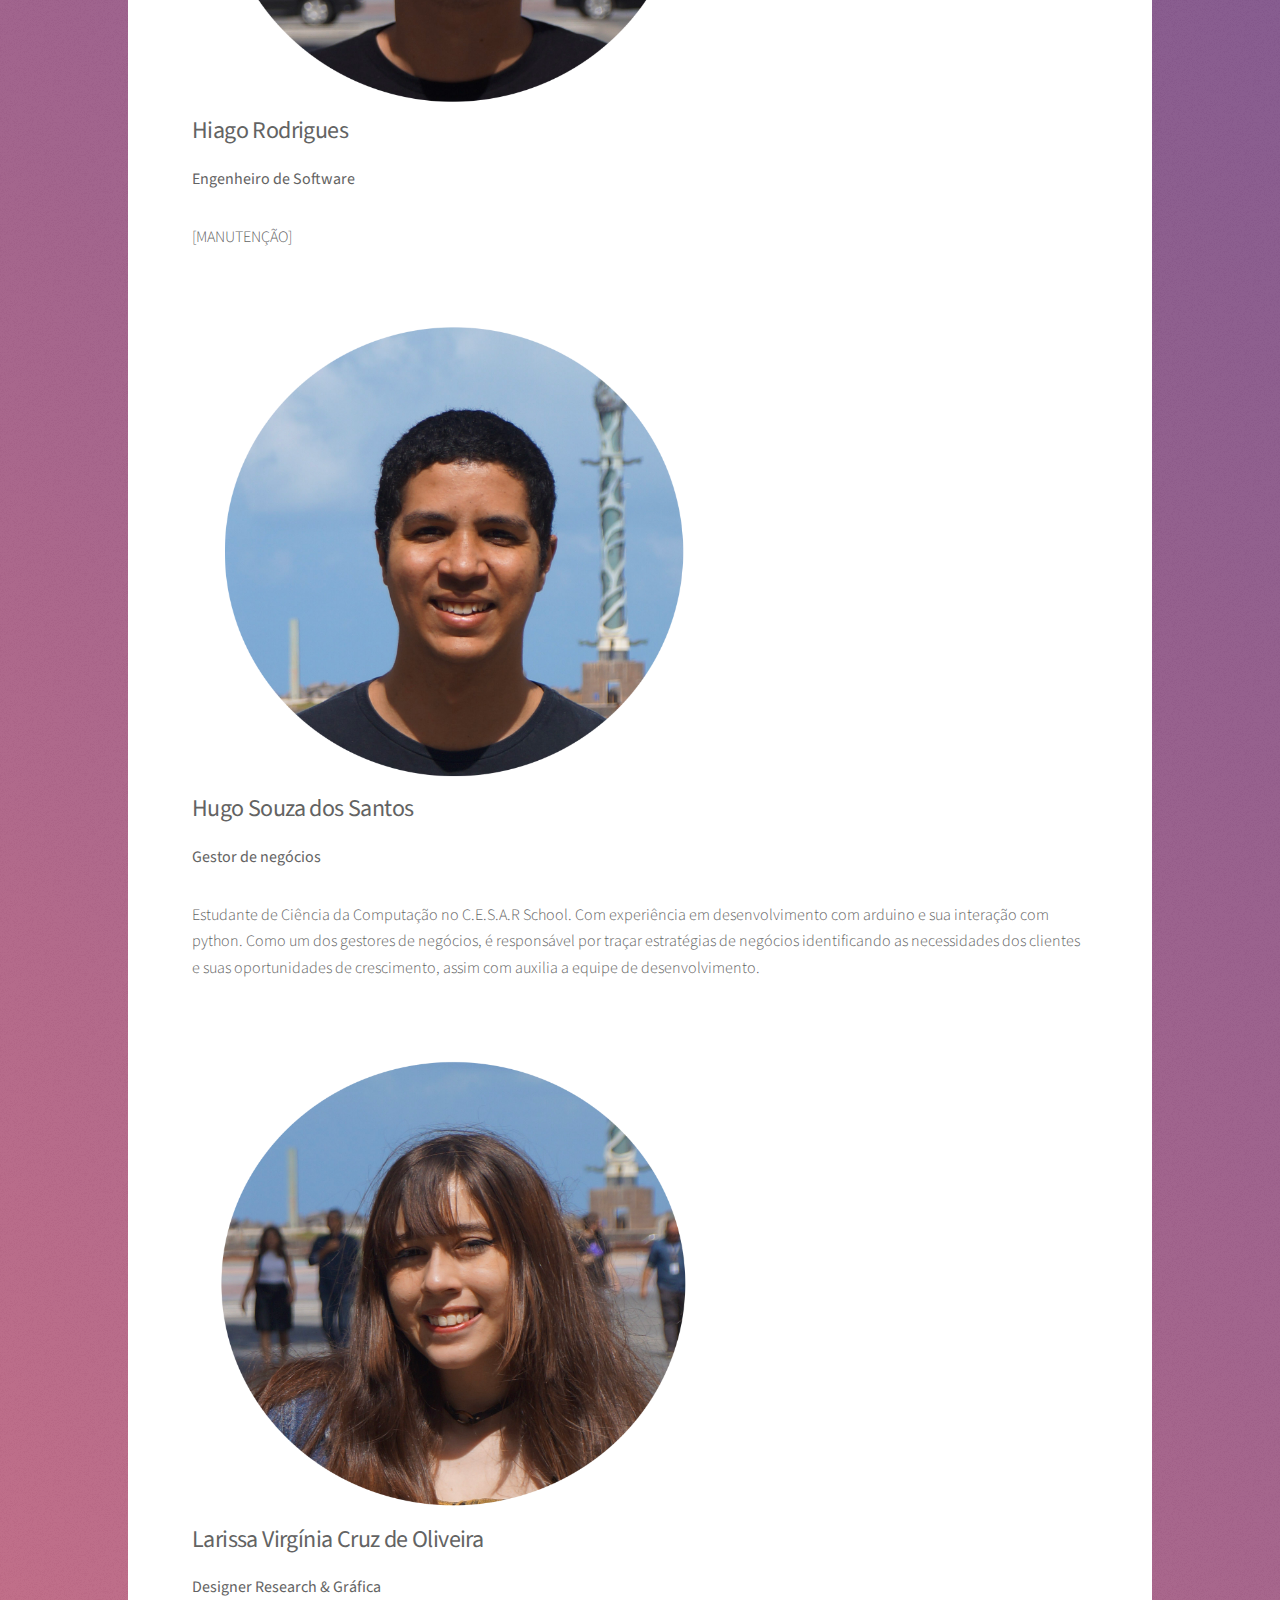
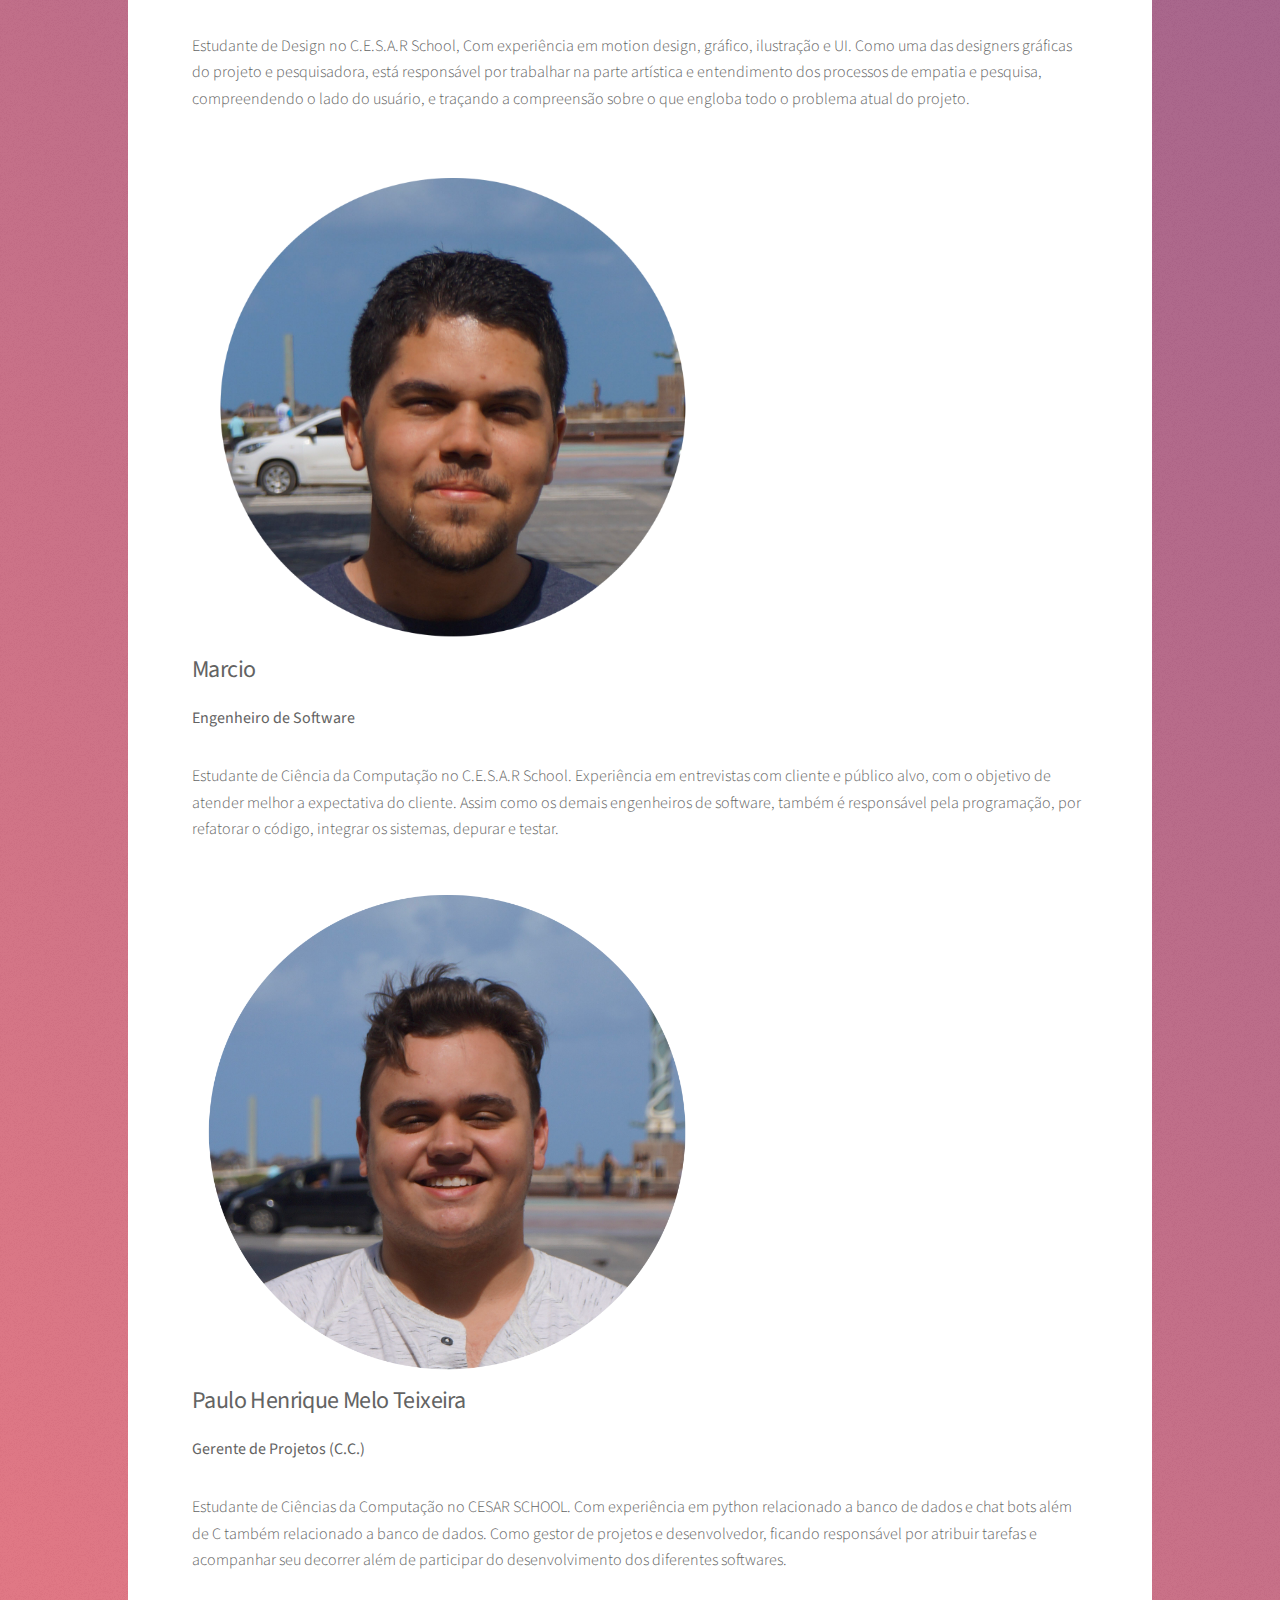
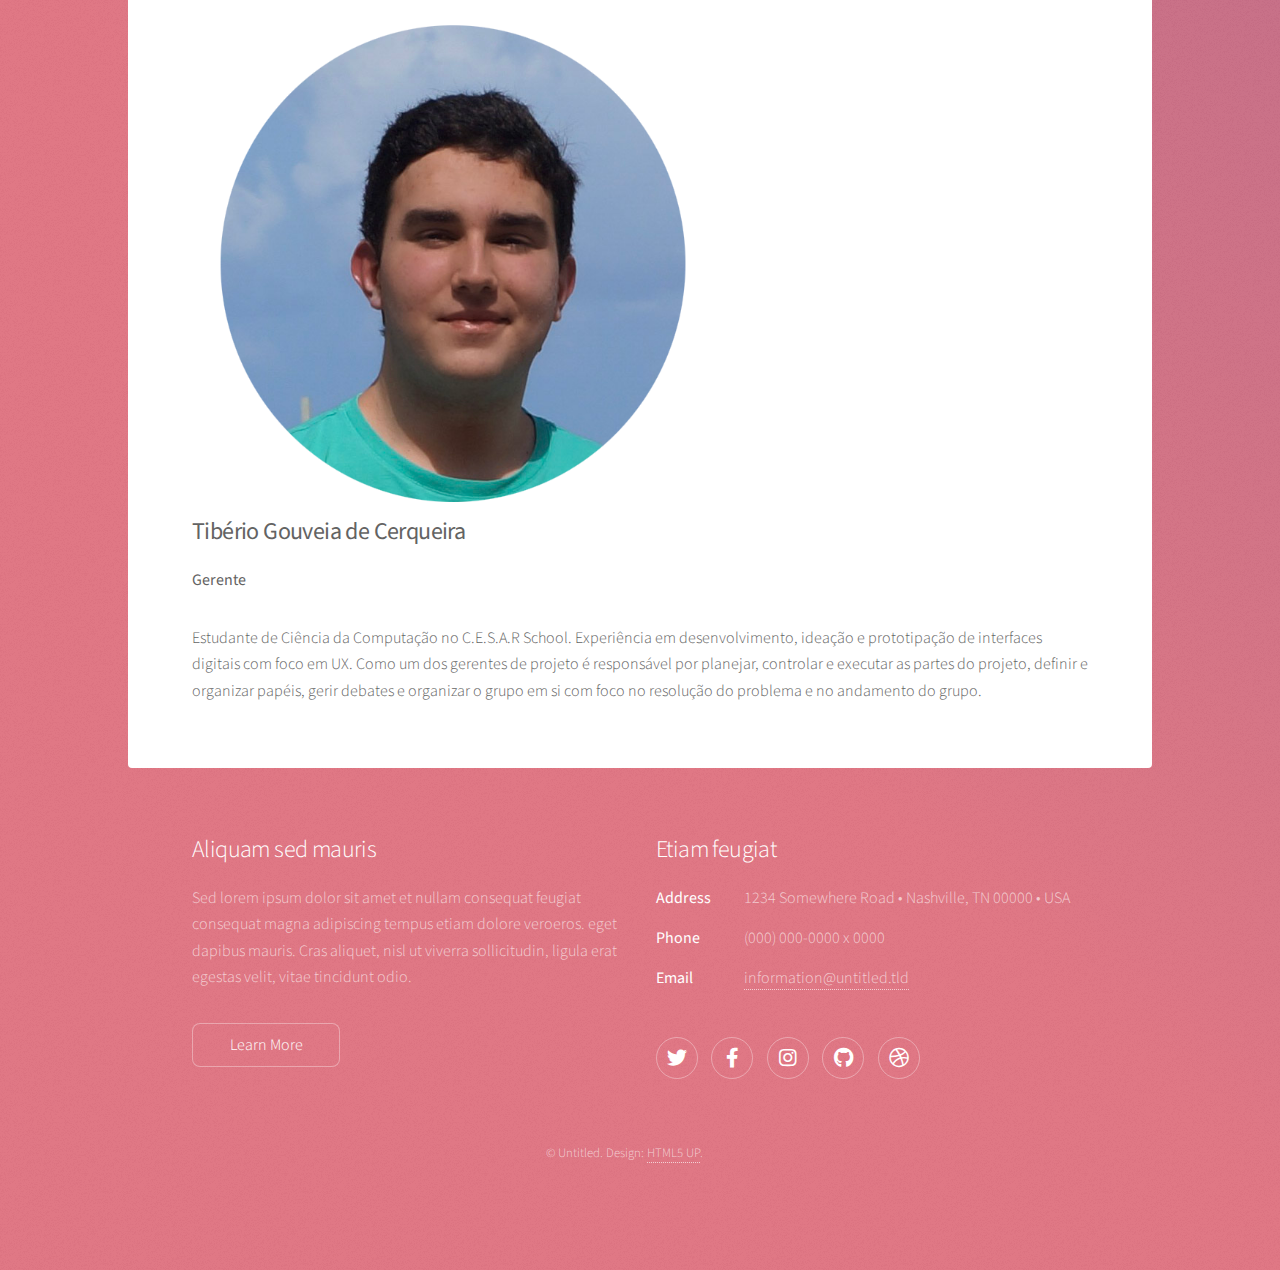
<file: KAHALDOFUTURO.github.io/equipe.html>
<!DOCTYPE html>
<!--
	Stellar by HTML5 UP
	html5up.net | @ajlkn
	Free for personal and commercial use under the CCA 3.0 license (html5up.net/license)
-->
<html>
  <head>
    <title>Equipe</title>
    <meta charset="utf-8" />
    <meta
      name="viewport"
      content="width=device-width, initial-scale=1, user-scalable=no"
    />
    <link rel="stylesheet" href="assets/css/main.css" />
    <noscript><link rel="stylesheet" href="assets/css/noscript.css"/></noscript>
  </head>
  <body class="is-preload">
    <!-- Wrapper -->
    <div id="wrapper">
      <!-- Header -->
      <header id="header">
        <h1>Equipe</h1>
      </header>

      <!-- Main -->
      <div id="main">
        <!-- Content -->
        <section id="content" class="main">
          <span class="image main"
            ><img src="images/grupog2.jpg" alt="Grupo 2"
          /></span>
          <h2>Nosso time</h2>
          <p></p>

          <div class="content3">
            <div class="content2">
              <img
                src="images/carl.jpeg"
                alt="Carla Rosemary"
                width="500"
                height="500"
              />

              <h2><b>Carla Rosemary</b></h2>
              <p><b>Gerente de Projeto</b></p>
              <p>AINDA A FAZER !!!!!!!</p>
            </div>

            <div class="content2">
              <img
                src="images/davi.jpeg"
                alt="Daví Silva"
                width="500"
                height="500"
              />
              <h2><b>Daví Silva Alcoforado</b></h2>
              <p><b>Engenheiro de Software</b></p>

              <p>
                Estudante de Ciência da Computação no C.E.S.A.R School.
                Experiência em desenvolvimento de estatísticas e gráficos com o
                foco em gestão. Como um dos engenheiros de software, é
                responsável por modelar os requisitos, manutenções no banco de
                dados e verificar e fazer as mudanças necessárias no código.
              </p>
            </div>
            <div class="content2">
              <img
                src="images/hele.jpeg"
                alt="Helena Granja"
                width="500"
                height="500"
              />
              <h2><b>Helena Soares de Alencar Granja</b></h2>
              <p><b>Designer</b></p>

              <p>
                Estudante de Design no C.E.S.A.R School, com proficiência em
                Illustrator e Photoshop. Como uma das designers gráficas do
                projeto, está responsável por ilustrar e montar gráficos, ainda
                ajudando na parte de geração de documentos.
              </p>
            </div>
            <div class="content2">
              <img
                src="images/hiag.jpeg"
                alt="Hiago Rodrigues"
                width="500"
                height="500"
              />
              <h2><b>Hiago Rodrigues</b></h2>
              <p><b>Engenheiro de Software</b></p>

              <p>
                [MANUTENÇÃO]
              </p>
            </div>

            <div class="content2">
              <img
                src="images/hug.jpeg"
                alt="Hugo Souza"
                width="500"
                height="500"
              />
              <h2><b>Hugo Souza dos Santos</b></h2>

              <p><b>Gestor de negócios</b></p>

              <p>
                Estudante de Ciência da Computação no C.E.S.A.R School. Com
                experiência em desenvolvimento com arduino e sua interação com
                python. Como um dos gestores de negócios, é responsável por
                traçar estratégias de negócios identificando as necessidades dos
                clientes e suas oportunidades de crescimento, assim com auxilia
                a equipe de desenvolvimento.
              </p>
            </div>

            <div class="content2">
              <img
                src="images/lari.jpeg"
                alt="Laríssa Vírginia"
                width="500"
                height="500"
              />
              <h2><b>Larissa Virgínia Cruz de Oliveira</b></h2>
              <p><b>Designer Research & Gráfica </b></p>
              <p>
                Estudante de Design no C.E.S.A.R School, Com experiência em
                motion design, gráfico, ilustração e UI. Como uma das designers
                gráficas do projeto e pesquisadora, está responsável por
                trabalhar na parte artística e entendimento dos processos de
                empatia e pesquisa, compreendendo o lado do usuário, e traçando
                a compreensão sobre o que engloba todo o problema atual do
                projeto.
              </p>
            </div>

            <div class="content2">
              <img
                src="images/marc.jpeg"
                alt="Márcio"
                width="500"
                height="500"
              />
              <h2><b>Marcio</b></h2>
              <p><b>Engenheiro de Software</b></p>
              <p>
		Estudante de Ciência da Computação no C.E.S.A.R School. 
		Experiência em entrevistas com cliente e público alvo, com o 
		objetivo de atender melhor a expectativa do cliente. Assim como 
		os demais engenheiros de software, também é responsável pela programação,
		por refatorar o código, integrar os sistemas, depurar e testar.
	     </p>
            </div>

            <div class="content2">
              <img
                src="images/tex.jpeg"
                alt="Paulo Texeira"
                width="500"
                height="500"
              />
              <h2><b>Paulo Henrique Melo Teixeira</b></h2>
              <p><b>Gerente de Projetos (C.C.)</b></p>
              <p>
                Estudante de Ciências da Computação no CESAR SCHOOL. Com
                experiência em python relacionado a banco de dados e chat bots
                além de C também relacionado a banco de dados. Como gestor de
                projetos e desenvolvedor, ficando responsável por atribuir
                tarefas e acompanhar seu decorrer além de participar do
                desenvolvimento dos diferentes softwares.
              </p>
            </div>

            <div class="content2">
              <img
                src="images/tibe.jpeg"
                alt="Tibério Gouveia"
                width="500"
                height="500"
              />
              <h2><b>Tibério Gouveia de Cerqueira</b></h2>
              <p><b>Gerente</b></p>
              <p>
                Estudante de Ciência da Computação no C.E.S.A.R School.
                Experiência em desenvolvimento, ideação e prototipação de
                interfaces digitais com foco em UX. Como um dos gerentes de
                projeto é responsável por planejar, controlar e executar as
                partes do projeto, definir e organizar papéis, gerir debates e
                organizar o grupo em si com foco no resolução do problema e no
                andamento do grupo.
              </p>
            </div>
          </div>
        </section>
      </div>

      <!-- Footer -->
      <footer id="footer">
        <section>
          <h2>Aliquam sed mauris</h2>
          <p>
            Sed lorem ipsum dolor sit amet et nullam consequat feugiat consequat
            magna adipiscing tempus etiam dolore veroeros. eget dapibus mauris.
            Cras aliquet, nisl ut viverra sollicitudin, ligula erat egestas
            velit, vitae tincidunt odio.
          </p>
          <ul class="actions">
            <li><a href="#" class="button">Learn More</a></li>
          </ul>
        </section>
        <section>
          <h2>Etiam feugiat</h2>
          <dl class="alt">
            <dt>Address</dt>
            <dd>1234 Somewhere Road &bull; Nashville, TN 00000 &bull; USA</dd>
            <dt>Phone</dt>
            <dd>(000) 000-0000 x 0000</dd>
            <dt>Email</dt>
            <dd><a href="#">information@untitled.tld</a></dd>
          </dl>
          <ul class="icons">
            <li>
              <a href="#" class="icon brands fa-twitter alt"
                ><span class="label">Twitter</span></a
              >
            </li>
            <li>
              <a href="#" class="icon brands fa-facebook-f alt"
                ><span class="label">Facebook</span></a
              >
            </li>
            <li>
              <a href="#" class="icon brands fa-instagram alt"
                ><span class="label">Instagram</span></a
              >
            </li>
            <li>
              <a href="#" class="icon brands fa-github alt"
                ><span class="label">GitHub</span></a
              >
            </li>
            <li>
              <a href="#" class="icon brands fa-dribbble alt"
                ><span class="label">Dribbble</span></a
              >
            </li>
          </ul>
        </section>
        <p class="copyright">
          &copy; Untitled. Design: <a href="https://html5up.net">HTML5 UP</a>.
        </p>
      </footer>
    </div>

    <!-- Scripts -->
    <script src="assets/js/jquery.min.js"></script>
    <script src="assets/js/jquery.scrollex.min.js"></script>
    <script src="assets/js/jquery.scrolly.min.js"></script>
    <script src="assets/js/browser.min.js"></script>
    <script src="assets/js/breakpoints.min.js"></script>
    <script src="assets/js/util.js"></script>
    <script src="assets/js/main.js"></script>
  </body>
</html>
</file>
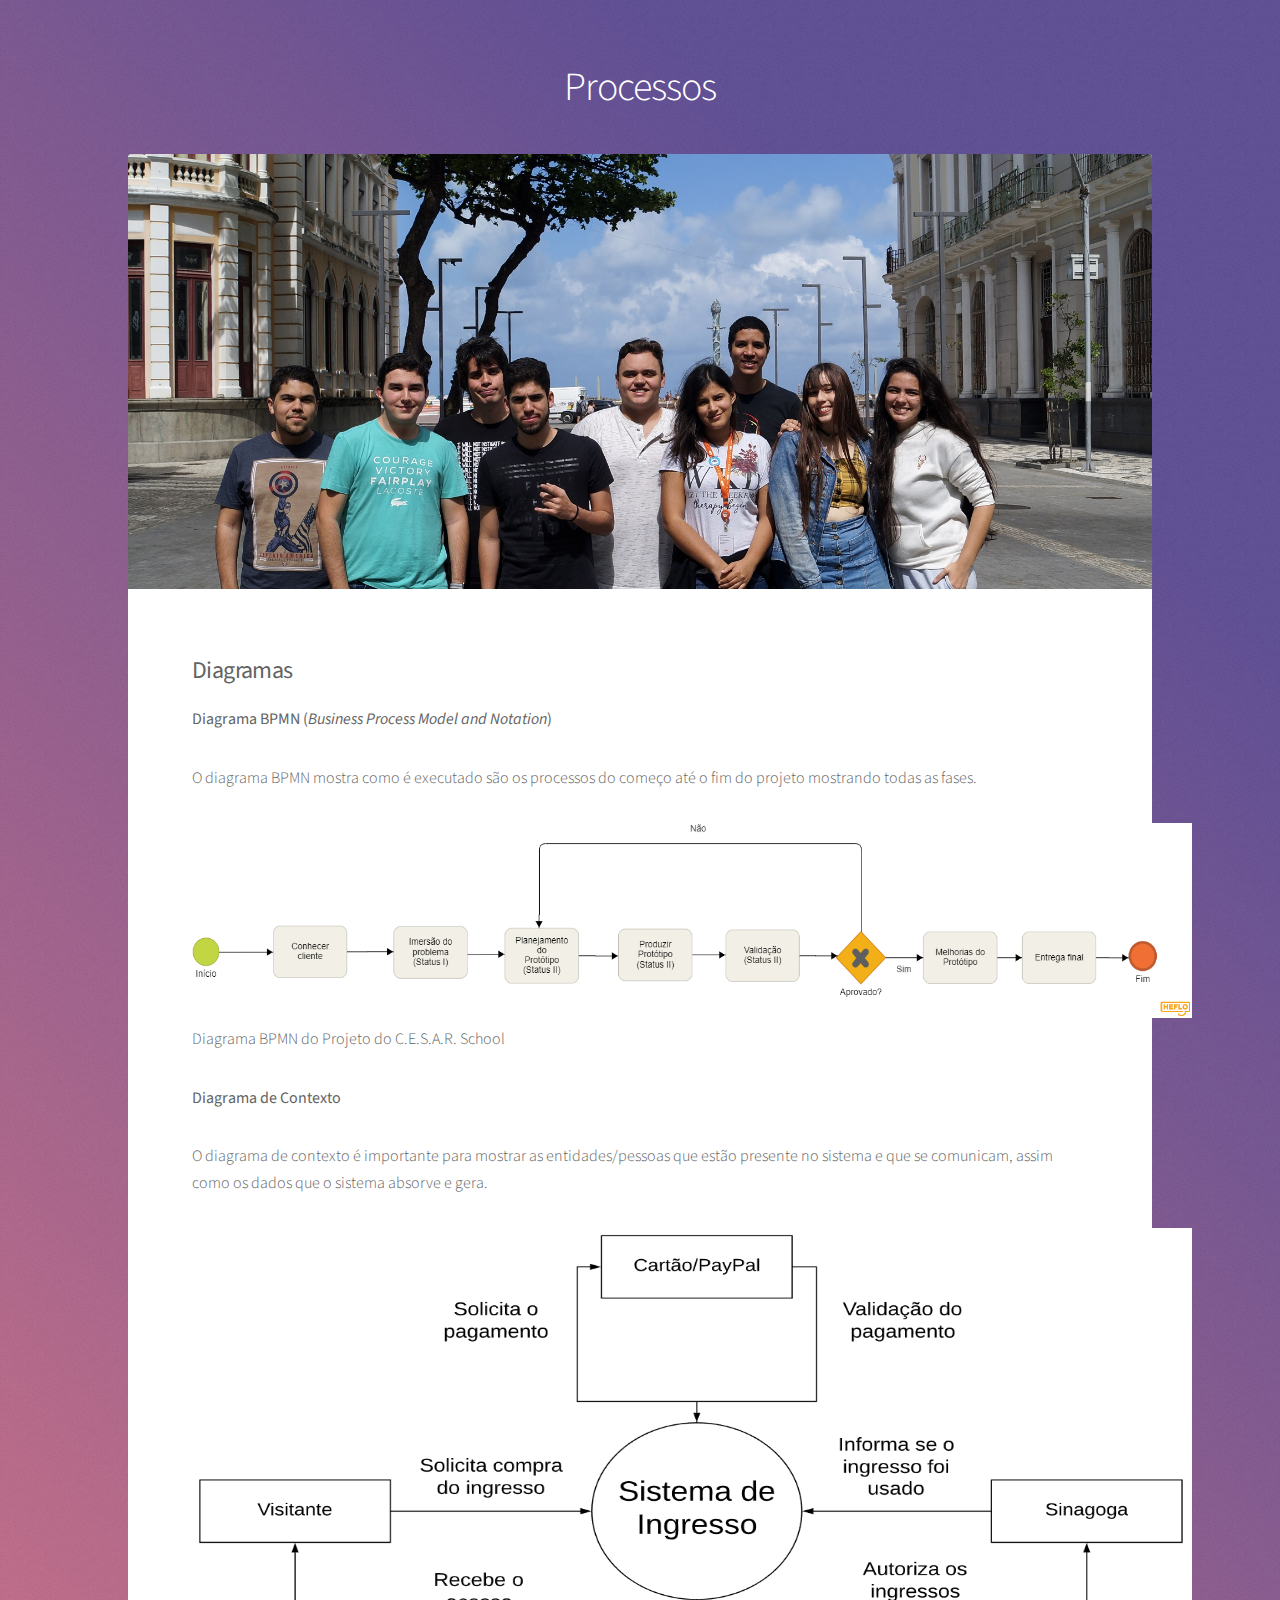
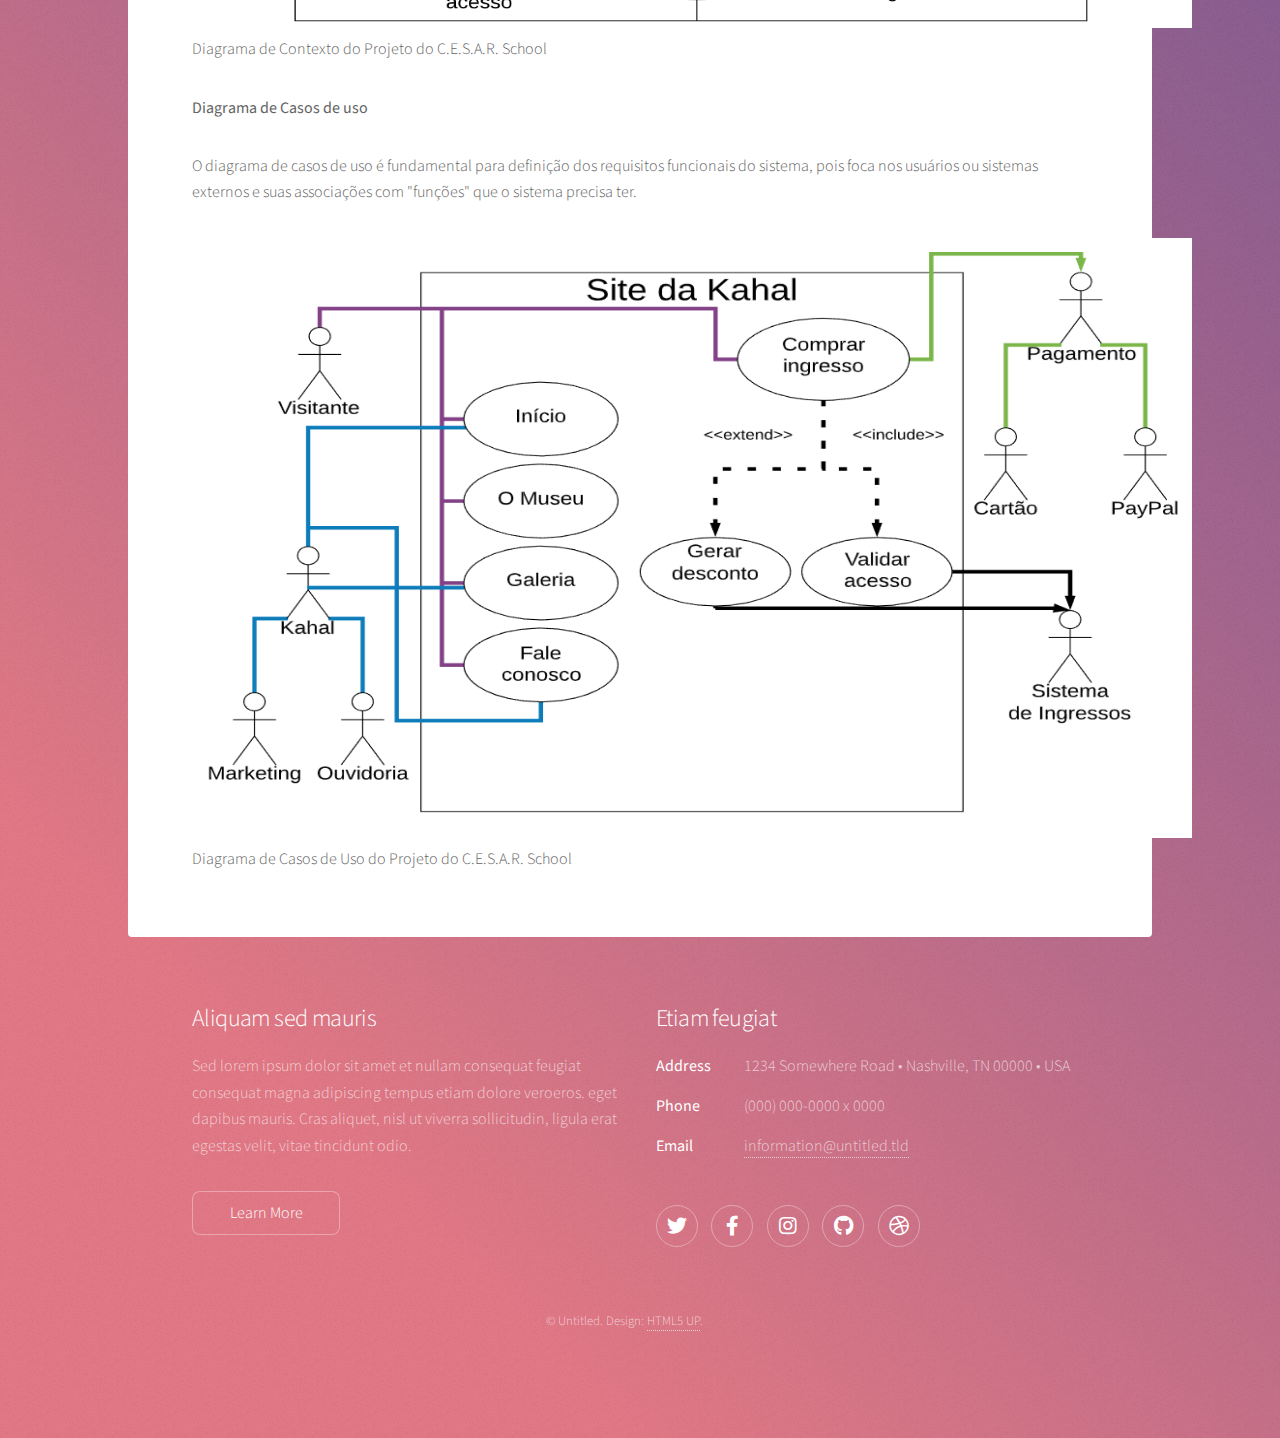
<file: KAHALDOFUTURO.github.io/processos.html>
<!DOCTYPE html>
<!--
	Stellar by HTML5 UP
	html5up.net | @ajlkn
	Free for personal and commercial use under the CCA 3.0 license (html5up.net/license)
-->
<html>
  <head>
    <title>Processos</title>
    <meta charset="utf-8" />
    <meta
      name="viewport"
      content="width=device-width, initial-scale=1, user-scalable=no"
    />
    <link rel="stylesheet" href="assets/css/main.css" />
    <noscript><link rel="stylesheet" href="assets/css/noscript.css"/></noscript>
  </head>
  <body class="is-preload">
    <!-- Wrapper -->
    <div id="wrapper">
      <!-- Header -->
      <header id="header">
        <h1>Processos</h1>
        <p></p>
      </header>

      <!-- Main -->
      <div id="main">
        <!-- Content -->
        <section id="content" class="main">
          <span class="image main"><img src="images/grupog2.jpg" alt=""/></span>
          <h2><b>Diagramas</b></h2>

          <p>
            <b>Diagrama BPMN (<i>Business Process Model and Notation</i>)</b>
          </p>

          <p>
            O diagrama BPMN mostra como é executado são os processos do começo
            até o fim do projeto mostrando todas as fases.
          </p>
          <!--Imagem com legenda-->
          <img
            src="images/diagramabpmn.jpeg"
            alt="Diagrama BPMN"
            width="1000"
            height="195"
          />
          <figcaption>Diagrama BPMN do Projeto do C.E.S.A.R. School</figcaption>
          <p></p>
          <p>
            <b>Diagrama de Contexto</b>
          </p>

          <p>
            O diagrama de contexto é importante para mostrar as
            entidades/pessoas que estão presente no sistema e que se comunicam,
            assim como os dados que o sistema absorve e gera.
          </p>
          <!--Imagem com legenda-->
          <img
            src="images/diagramacontexto.png"
            alt="Diagrama de Contexto"
            width="1000"
            height="400"
          />
          <figcaption>
            Diagrama de Contexto do Projeto do C.E.S.A.R. School
          </figcaption>
          <p></p>
          <p>
            <b>Diagrama de Casos de uso</b>
          </p>

          <p>
            O diagrama de casos de uso é fundamental para definição dos
            requisitos funcionais do sistema, pois foca nos usuários ou sistemas
            externos e suas associações com "funções" que o sistema precisa ter.
          </p>
          <!--Imagem com legenda-->
          <img
            src="images/diagramacasosdeuso.PNG"
            alt="Diagrama de Casos de Uso"
            width="1000"
            height="600"
          />
          <figcaption>
            Diagrama de Casos de Uso do Projeto do C.E.S.A.R. School
          </figcaption>
          <p></p>
        </section>
      </div>

      <!-- Footer -->
      <footer id="footer">
        <section>
          <h2>Aliquam sed mauris</h2>
          <p>
            Sed lorem ipsum dolor sit amet et nullam consequat feugiat consequat
            magna adipiscing tempus etiam dolore veroeros. eget dapibus mauris.
            Cras aliquet, nisl ut viverra sollicitudin, ligula erat egestas
            velit, vitae tincidunt odio.
          </p>
          <ul class="actions">
            <li><a href="#" class="button">Learn More</a></li>
          </ul>
        </section>
        <section>
          <h2>Etiam feugiat</h2>
          <dl class="alt">
            <dt>Address</dt>
            <dd>1234 Somewhere Road &bull; Nashville, TN 00000 &bull; USA</dd>
            <dt>Phone</dt>
            <dd>(000) 000-0000 x 0000</dd>
            <dt>Email</dt>
            <dd><a href="#">information@untitled.tld</a></dd>
          </dl>
          <ul class="icons">
            <li>
              <a href="#" class="icon brands fa-twitter alt"
                ><span class="label">Twitter</span></a
              >
            </li>
            <li>
              <a href="#" class="icon brands fa-facebook-f alt"
                ><span class="label">Facebook</span></a
              >
            </li>
            <li>
              <a href="#" class="icon brands fa-instagram alt"
                ><span class="label">Instagram</span></a
              >
            </li>
            <li>
              <a href="#" class="icon brands fa-github alt"
                ><span class="label">GitHub</span></a
              >
            </li>
            <li>
              <a href="#" class="icon brands fa-dribbble alt"
                ><span class="label">Dribbble</span></a
              >
            </li>
          </ul>
        </section>
        <p class="copyright">
          &copy; Untitled. Design: <a href="https://html5up.net">HTML5 UP</a>.
        </p>
      </footer>
    </div>

    <!-- Scripts -->
    <script src="assets/js/jquery.min.js"></script>
    <script src="assets/js/jquery.scrollex.min.js"></script>
    <script src="assets/js/jquery.scrolly.min.js"></script>
    <script src="assets/js/browser.min.js"></script>
    <script src="assets/js/breakpoints.min.js"></script>
    <script src="assets/js/util.js"></script>
    <script src="assets/js/main.js"></script>
  </body>
</html>
</file>
<file: assets/css/noscript.css>
/*
	Stellar by HTML5 UP
	html5up.net | @ajlkn
	Free for personal and commercial use under the CCA 3.0 license (html5up.net/license)
*/

/* Header */

	body.is-preload #header.alt > * {
		opacity: 1;
	}

	body.is-preload #header.alt .logo {
		-moz-transform: none;
		-webkit-transform: none;
		-ms-transform: none;
		transform: none;
	}
</file>
<file: KAHALDOFUTURO.github.io/assets/css/noscript.css>
/*
	Stellar by HTML5 UP
	html5up.net | @ajlkn
	Free for personal and commercial use under the CCA 3.0 license (html5up.net/license)
*/

/* Header */

	body.is-preload #header.alt > * {
		opacity: 1;
	}

	body.is-preload #header.alt .logo {
		-moz-transform: none;
		-webkit-transform: none;
		-ms-transform: none;
		transform: none;
	}
</file>
<file: assets/css/main.css>
@import url(fontawesome-all.min.css);
@import 'https://fonts.googleapis.com/css?family=Source+Sans+Pro:300,400';

/*
	Stellar by HTML5 UP
	html5up.net | @ajlkn
	Free for personal and commercial use under the CCA 3.0 license (html5up.net/license)
*/

html, body, div, span, applet, object,
iframe, h1, h2, h3, h4, h5, h6, p, blockquote,
pre, a, abbr, acronym, address, big, cite,
code, del, dfn, em, img, ins, kbd, q, s, samp,
small, strike, strong, sub, sup, tt, var, b,
u, i, center, dl, dt, dd, ol, ul, li, fieldset,
form, label, legend, table, caption, tbody,
tfoot, thead, tr, th, td, article, aside,
canvas, details, embed, figure, figcaption,
footer, header, hgroup, menu, nav, output, ruby,
section, summary, time, mark, audio, video {
	margin: 0;
	padding: 0;
	border: 0;
	font-size: 100%;
	font: inherit;
	vertical-align: baseline;}

article, aside, details, figcaption, figure,
footer, header, hgroup, menu, nav, section {
	display: block;}

body {
	line-height: 1;
}

ol, ul {
	list-style: none;
}

blockquote, q {
	quotes: none;
}

	blockquote:before, blockquote:after, q:before, q:after {
		content: '';
		content: none;
	}

table {
	border-collapse: collapse;
	border-spacing: 0;
}

body {
	-webkit-text-size-adjust: none;
}

mark {
	background-color: transparent;
	color: inherit;
}

input::-moz-focus-inner {
	border: 0;
	padding: 0;
}

input, select, textarea {
	-moz-appearance: none;
	-webkit-appearance: none;
	-ms-appearance: none;
	appearance: none;
}

/* Basic */

	@-ms-viewport {
		width: device-width;
	}

	body {
		-ms-overflow-style: scrollbar;
	}

	@media screen and (max-width: 480px) {

		html, body {
			min-width: 320px;
		}

	}

	html {
		box-sizing: border-box;
	}

	*, *:before, *:after {
		box-sizing: inherit;
	}

	body {
		background-color: #935d8c;
		background-image: url("images/overlay.png"), -moz-linear-gradient(45deg, #e37682 15%, #5f4d93 85%);
		background-image: url("images/overlay.png"), -webkit-linear-gradient(45deg, #e37682 15%, #5f4d93 85%);
		background-image: url("images/overlay.png"), -ms-linear-gradient(45deg, #e37682 15%, #5f4d93 85%);
		background-image: url("images/overlay.png"), linear-gradient(45deg, #e37682 15%, #5f4d93 85%);
	}

		body.is-preload *, body.is-preload *:before, body.is-preload *:after {
			-moz-animation: none !important;
			-webkit-animation: none !important;
			-ms-animation: none !important;
			animation: none !important;
			-moz-transition: none !important;
			-webkit-transition: none !important;
			-ms-transition: none !important;
			transition: none !important;
		}

/* Type */

	body {
		background-color: #935d8c;
		color: rgba(255, 255, 255, 0.65);
	}

	body, input, select, textarea {
		font-family: "Source Sans Pro", Helvetica, sans-serif;
		font-size: 17pt;
		font-weight: 300;
		line-height: 1.65;
	}

		@media screen and (max-width: 1680px) {

			body, input, select, textarea {
				font-size: 14pt;
			}

		}

		@media screen and (max-width: 1280px) {

			body, input, select, textarea {
				font-size: 12pt;
			}

		}

		@media screen and (max-width: 360px) {

			body, input, select, textarea {
				font-size: 11pt;
			}

		}

	a {
		-moz-transition: color 0.2s ease, border-bottom 0.2s ease;
		-webkit-transition: color 0.2s ease, border-bottom 0.2s ease;
		-ms-transition: color 0.2s ease, border-bottom 0.2s ease;
		transition: color 0.2s ease, border-bottom 0.2s ease;
		text-decoration: none;
		border-bottom: dotted 1px;
		color: inherit;
	}

		a:hover {
			border-bottom-color: transparent;
		}

	strong, b {
		font-weight: 400;
	}

	em, i {
		font-style: italic;
	}

	p {
		margin: 0 0 2em 0;
	}

		p.content {
			-moz-columns: 20em 2;
			-webkit-columns: 20em 2;
			-ms-columns: 20em 2;
			columns: 20em 2;
			-moz-column-gap: 2em;
			-webkit-column-gap: 2em;
			-ms-column-gap: 2em;
			column-gap: 2em;
			text-align: justify;
		}

		.content2 {
			display: flex;
			align-items: center;
			flex-direction: column;
			
		}
		
		.content2 img {
			max-width: 120px;
		}

		.content3 {
			display: grid;
			grid-template-columns: 1fr 1fr;
		}

		.content4 {
			
				display: grid;
				
				grid-row-gap: 24px;

			
		}
		@media only screen and (min-width: 500px) {
			.content4{
			grid-template-columns: 1fr 1fr 1fr;
			}
		}

		.content5 {
			display: grid;
				
				grid-row-gap: 24px;

		}
		@media only screen and (min-width: 760px) {
			.content5 {
				grid-template-columns: 1fr 1fr 1fr ;	
			}
			.content4{
			grid-template-columns: 1fr 1fr 1fr 1fr;
			}
		  }

	h1, h2, h3, h4, h5, h6 {
		font-weight: 300;
		line-height: 1.5;
		margin: 0 0 0.7em 0;
		letter-spacing: -0.025em;
	}

		h1 a, h2 a, h3 a, h4 a, h5 a, h6 a {
			color: inherit;
			text-decoration: none;
		}

	h1 {
		font-size: 2.5em;
		line-height: 1.2;
	}

	h2 {
		font-size: 1.5em;
	}

	h3 {
		font-size: 1.25em;
	}

	h4 {
		font-size: 1.1em;
	}

	h5 {
		font-size: 0.9em;
	}

	h6 {
		font-size: 0.7em;
	}

	@media screen and (max-width: 736px) {

		h1 {
			font-size: 2em;
		}

	}

	sub {
		font-size: 0.8em;
		position: relative;
		top: 0.5em;
	}

	sup {
		font-size: 0.8em;
		position: relative;
		top: -0.5em;
	}

	blockquote {
		border-left: solid 4px;
		font-style: italic;
		margin: 0 0 2em 0;
		padding: 0.5em 0 0.5em 2em;
	}

	code {
		border-radius: 8px;
		border: solid 1px;
		font-family: "Courier New", monospace;
		font-size: 0.9em;
		margin: 0 0.25em;
		padding: 0.25em 0.65em;
	}

	pre {
		-webkit-overflow-scrolling: touch;
		font-family: "Courier New", monospace;
		font-size: 0.9em;
		margin: 0 0 2em 0;
	}

		pre code {
			display: block;
			line-height: 1.75;
			padding: 1em 1.5em;
			overflow-x: auto;
		}

	hr {
		border: 0;
		border-bottom: solid 1px;
		margin: 2em 0;
	}

		hr.major {
			margin: 3em 0;
		}

	.align-left {
		text-align: left;
	}

	.align-center {
		text-align: center;
	}

	.align-right {
		text-align: right;
	}

	input, select, textarea {
		color: #ffffff;
	}

	a:hover {
		color: #ffffff;
	}

	strong, b {
		color: #ffffff;
	}

	h1, h2, h3, h4, h5, h6 {
		color: #ffffff;
	}

	blockquote {
		border-left-color: rgba(255, 255, 255, 0.35);
	}

	code {
		background: rgba(255, 255, 255, 0.075);
		border-color: rgba(255, 255, 255, 0.35);
	}

	hr {
		border-bottom-color: rgba(255, 255, 255, 0.35);
	}

/* Row */

	.row {
		display: flex;
		flex-wrap: wrap;
		box-sizing: border-box;
		align-items: stretch;
	}

		.row > * {
			box-sizing: border-box;
		}

		.row.gtr-uniform > * > :last-child {
			margin-bottom: 0;
		}

		.row.aln-left {
			justify-content: flex-start;
		}

		.row.aln-center {
			justify-content: center;
		}

		.row.aln-right {
			justify-content: flex-end;
		}

		.row.aln-top {
			align-items: flex-start;
		}

		.row.aln-middle {
			align-items: center;
		}

		.row.aln-bottom {
			align-items: flex-end;
		}

		.row > .imp {
			order: -1;
		}

		.row > .col-1 {
			width: 8.33333%;
		}

		.row > .off-1 {
			margin-left: 8.33333%;
		}

		.row > .col-2 {
			width: 16.66667%;
		}

		.row > .off-2 {
			margin-left: 16.66667%;
		}

		.row > .col-3 {
			width: 25%;
		}

		.row > .off-3 {
			margin-left: 25%;
		}

		.row > .col-4 {
			width: 33.33333%;
		}

		.row > .off-4 {
			margin-left: 33.33333%;
		}

		.row > .col-5 {
			width: 41.66667%;
		}

		.row > .off-5 {
			margin-left: 41.66667%;
		}

		.row > .col-6 {
			width: 50%;
		}

		.row > .off-6 {
			margin-left: 50%;
		}

		.row > .col-7 {
			width: 58.33333%;
		}

		.row > .off-7 {
			margin-left: 58.33333%;
		}

		.row > .col-8 {
			width: 66.66667%;
		}

		.row > .off-8 {
			margin-left: 66.66667%;
		}

		.row > .col-9 {
			width: 75%;
		}

		.row > .off-9 {
			margin-left: 75%;
		}

		.row > .col-10 {
			width: 83.33333%;
		}

		.row > .off-10 {
			margin-left: 83.33333%;
		}

		.row > .col-11 {
			width: 91.66667%;
		}

		.row > .off-11 {
			margin-left: 91.66667%;
		}

		.row > .col-12 {
			width: 100%;
		}

		.row > .off-12 {
			margin-left: 100%;
		}

		.row.gtr-0 {
			margin-top: 0;
			margin-left: 0em;
		}

			.row.gtr-0 > * {
				padding: 0 0 0 0em;
			}

			.row.gtr-0.gtr-uniform {
				margin-top: 0em;
			}

				.row.gtr-0.gtr-uniform > * {
					padding-top: 0em;
				}

		.row.gtr-25 {
			margin-top: 0;
			margin-left: -0.375em;
		}

			.row.gtr-25 > * {
				padding: 0 0 0 0.375em;
			}

			.row.gtr-25.gtr-uniform {
				margin-top: -0.375em;
			}

				.row.gtr-25.gtr-uniform > * {
					padding-top: 0.375em;
				}

		.row.gtr-50 {
			margin-top: 0;
			margin-left: -0.75em;
		}

			.row.gtr-50 > * {
				padding: 0 0 0 0.75em;
			}

			.row.gtr-50.gtr-uniform {
				margin-top: -0.75em;
			}

				.row.gtr-50.gtr-uniform > * {
					padding-top: 0.75em;
				}

		.row {
			margin-top: 0;
			margin-left: -1.5em;
		}

			.row > * {
				padding: 0 0 0 1.5em;
			}

			.row.gtr-uniform {
				margin-top: -1.5em;
			}

				.row.gtr-uniform > * {
					padding-top: 1.5em;
				}

		.row.gtr-150 {
			margin-top: 0;
			margin-left: -2.25em;
		}

			.row.gtr-150 > * {
				padding: 0 0 0 2.25em;
			}

			.row.gtr-150.gtr-uniform {
				margin-top: -2.25em;
			}

				.row.gtr-150.gtr-uniform > * {
					padding-top: 2.25em;
				}

		.row.gtr-200 {
			margin-top: 0;
			margin-left: -3em;
		}

			.row.gtr-200 > * {
				padding: 0 0 0 3em;
			}

			.row.gtr-200.gtr-uniform {
				margin-top: -3em;
			}

				.row.gtr-200.gtr-uniform > * {
					padding-top: 3em;
				}

		@media screen and (max-width: 1680px) {

			.row {
				display: flex;
				flex-wrap: wrap;
				box-sizing: border-box;
				align-items: stretch;
			}

				.row > * {
					box-sizing: border-box;
				}

				.row.gtr-uniform > * > :last-child {
					margin-bottom: 0;
				}

				.row.aln-left {
					justify-content: flex-start;
				}

				.row.aln-center {
					justify-content: center;
				}

				.row.aln-right {
					justify-content: flex-end;
				}

				.row.aln-top {
					align-items: flex-start;
				}

				.row.aln-middle {
					align-items: center;
				}

				.row.aln-bottom {
					align-items: flex-end;
				}

				.row > .imp-xlarge {
					order: -1;
				}

				.row > .col-1-xlarge {
					width: 8.33333%;
				}

				.row > .off-1-xlarge {
					margin-left: 8.33333%;
				}

				.row > .col-2-xlarge {
					width: 16.66667%;
				}

				.row > .off-2-xlarge {
					margin-left: 16.66667%;
				}

				.row > .col-3-xlarge {
					width: 25%;
				}

				.row > .off-3-xlarge {
					margin-left: 25%;
				}

				.row > .col-4-xlarge {
					width: 33.33333%;
				}

				.row > .off-4-xlarge {
					margin-left: 33.33333%;
				}

				.row > .col-5-xlarge {
					width: 41.66667%;
				}

				.row > .off-5-xlarge {
					margin-left: 41.66667%;
				}

				.row > .col-6-xlarge {
					width: 50%;
				}

				.row > .off-6-xlarge {
					margin-left: 50%;
				}

				.row > .col-7-xlarge {
					width: 58.33333%;
				}

				.row > .off-7-xlarge {
					margin-left: 58.33333%;
				}

				.row > .col-8-xlarge {
					width: 66.66667%;
				}

				.row > .off-8-xlarge {
					margin-left: 66.66667%;
				}

				.row > .col-9-xlarge {
					width: 75%;
				}

				.row > .off-9-xlarge {
					margin-left: 75%;
				}

				.row > .col-10-xlarge {
					width: 83.33333%;
				}

				.row > .off-10-xlarge {
					margin-left: 83.33333%;
				}

				.row > .col-11-xlarge {
					width: 91.66667%;
				}

				.row > .off-11-xlarge {
					margin-left: 91.66667%;
				}

				.row > .col-12-xlarge {
					width: 100%;
				}

				.row > .off-12-xlarge {
					margin-left: 100%;
				}

				.row.gtr-0 {
					margin-top: 0;
					margin-left: 0em;
				}

					.row.gtr-0 > * {
						padding: 0 0 0 0em;
					}

					.row.gtr-0.gtr-uniform {
						margin-top: 0em;
					}

						.row.gtr-0.gtr-uniform > * {
							padding-top: 0em;
						}

				.row.gtr-25 {
					margin-top: 0;
					margin-left: -0.375em;
				}

					.row.gtr-25 > * {
						padding: 0 0 0 0.375em;
					}

					.row.gtr-25.gtr-uniform {
						margin-top: -0.375em;
					}

						.row.gtr-25.gtr-uniform > * {
							padding-top: 0.375em;
						}

				.row.gtr-50 {
					margin-top: 0;
					margin-left: -0.75em;
				}

					.row.gtr-50 > * {
						padding: 0 0 0 0.75em;
					}

					.row.gtr-50.gtr-uniform {
						margin-top: -0.75em;
					}

						.row.gtr-50.gtr-uniform > * {
							padding-top: 0.75em;
						}

				.row {
					margin-top: 0;
					margin-left: -1.5em;
				}

					.row > * {
						padding: 0 0 0 1.5em;
					}

					.row.gtr-uniform {
						margin-top: -1.5em;
					}

						.row.gtr-uniform > * {
							padding-top: 1.5em;
						}

				.row.gtr-150 {
					margin-top: 0;
					margin-left: -2.25em;
				}

					.row.gtr-150 > * {
						padding: 0 0 0 2.25em;
					}

					.row.gtr-150.gtr-uniform {
						margin-top: -2.25em;
					}

						.row.gtr-150.gtr-uniform > * {
							padding-top: 2.25em;
						}

				.row.gtr-200 {
					margin-top: 0;
					margin-left: -3em;
				}

					.row.gtr-200 > * {
						padding: 0 0 0 3em;
					}

					.row.gtr-200.gtr-uniform {
						margin-top: -3em;
					}

						.row.gtr-200.gtr-uniform > * {
							padding-top: 3em;
						}

		}

		@media screen and (max-width: 1280px) {

			.row {
				display: flex;
				flex-wrap: wrap;
				box-sizing: border-box;
				align-items: stretch;
			}

				.row > * {
					box-sizing: border-box;
				}

				.row.gtr-uniform > * > :last-child {
					margin-bottom: 0;
				}

				.row.aln-left {
					justify-content: flex-start;
				}

				.row.aln-center {
					justify-content: center;
				}

				.row.aln-right {
					justify-content: flex-end;
				}

				.row.aln-top {
					align-items: flex-start;
				}

				.row.aln-middle {
					align-items: center;
				}

				.row.aln-bottom {
					align-items: flex-end;
				}

				.row > .imp-large {
					order: -1;
				}

				.row > .col-1-large {
					width: 8.33333%;
				}

				.row > .off-1-large {
					margin-left: 8.33333%;
				}

				.row > .col-2-large {
					width: 16.66667%;
				}

				.row > .off-2-large {
					margin-left: 16.66667%;
				}

				.row > .col-3-large {
					width: 25%;
				}

				.row > .off-3-large {
					margin-left: 25%;
				}

				.row > .col-4-large {
					width: 33.33333%;
				}

				.row > .off-4-large {
					margin-left: 33.33333%;
				}

				.row > .col-5-large {
					width: 41.66667%;
				}

				.row > .off-5-large {
					margin-left: 41.66667%;
				}

				.row > .col-6-large {
					width: 50%;
				}

				.row > .off-6-large {
					margin-left: 50%;
				}

				.row > .col-7-large {
					width: 58.33333%;
				}

				.row > .off-7-large {
					margin-left: 58.33333%;
				}

				.row > .col-8-large {
					width: 66.66667%;
				}

				.row > .off-8-large {
					margin-left: 66.66667%;
				}

				.row > .col-9-large {
					width: 75%;
				}

				.row > .off-9-large {
					margin-left: 75%;
				}

				.row > .col-10-large {
					width: 83.33333%;
				}

				.row > .off-10-large {
					margin-left: 83.33333%;
				}

				.row > .col-11-large {
					width: 91.66667%;
				}

				.row > .off-11-large {
					margin-left: 91.66667%;
				}

				.row > .col-12-large {
					width: 100%;
				}

				.row > .off-12-large {
					margin-left: 100%;
				}

				.row.gtr-0 {
					margin-top: 0;
					margin-left: 0em;
				}

					.row.gtr-0 > * {
						padding: 0 0 0 0em;
					}

					.row.gtr-0.gtr-uniform {
						margin-top: 0em;
					}

						.row.gtr-0.gtr-uniform > * {
							padding-top: 0em;
						}

				.row.gtr-25 {
					margin-top: 0;
					margin-left: -0.375em;
				}

					.row.gtr-25 > * {
						padding: 0 0 0 0.375em;
					}

					.row.gtr-25.gtr-uniform {
						margin-top: -0.375em;
					}

						.row.gtr-25.gtr-uniform > * {
							padding-top: 0.375em;
						}

				.row.gtr-50 {
					margin-top: 0;
					margin-left: -0.75em;
				}

					.row.gtr-50 > * {
						padding: 0 0 0 0.75em;
					}

					.row.gtr-50.gtr-uniform {
						margin-top: -0.75em;
					}

						.row.gtr-50.gtr-uniform > * {
							padding-top: 0.75em;
						}

				.row {
					margin-top: 0;
					margin-left: -1.5em;
				}

					.row > * {
						padding: 0 0 0 1.5em;
					}

					.row.gtr-uniform {
						margin-top: -1.5em;
					}

						.row.gtr-uniform > * {
							padding-top: 1.5em;
						}

				.row.gtr-150 {
					margin-top: 0;
					margin-left: -2.25em;
				}

					.row.gtr-150 > * {
						padding: 0 0 0 2.25em;
					}

					.row.gtr-150.gtr-uniform {
						margin-top: -2.25em;
					}

						.row.gtr-150.gtr-uniform > * {
							padding-top: 2.25em;
						}

				.row.gtr-200 {
					margin-top: 0;
					margin-left: -3em;
				}

					.row.gtr-200 > * {
						padding: 0 0 0 3em;
					}

					.row.gtr-200.gtr-uniform {
						margin-top: -3em;
					}

						.row.gtr-200.gtr-uniform > * {
							padding-top: 3em;
						}

		}

		@media screen and (max-width: 980px) {

			.row {
				display: flex;
				flex-wrap: wrap;
				box-sizing: border-box;
				align-items: stretch;
			}

				.row > * {
					box-sizing: border-box;
				}

				.row.gtr-uniform > * > :last-child {
					margin-bottom: 0;
				}

				.row.aln-left {
					justify-content: flex-start;
				}

				.row.aln-center {
					justify-content: center;
				}

				.row.aln-right {
					justify-content: flex-end;
				}

				.row.aln-top {
					align-items: flex-start;
				}

				.row.aln-middle {
					align-items: center;
				}

				.row.aln-bottom {
					align-items: flex-end;
				}

				.row > .imp-medium {
					order: -1;
				}

				.row > .col-1-medium {
					width: 8.33333%;
				}

				.row > .off-1-medium {
					margin-left: 8.33333%;
				}

				.row > .col-2-medium {
					width: 16.66667%;
				}

				.row > .off-2-medium {
					margin-left: 16.66667%;
				}

				.row > .col-3-medium {
					width: 25%;
				}

				.row > .off-3-medium {
					margin-left: 25%;
				}

				.row > .col-4-medium {
					width: 33.33333%;
				}

				.row > .off-4-medium {
					margin-left: 33.33333%;
				}

				.row > .col-5-medium {
					width: 41.66667%;
				}

				.row > .off-5-medium {
					margin-left: 41.66667%;
				}

				.row > .col-6-medium {
					width: 50%;
				}

				.row > .off-6-medium {
					margin-left: 50%;
				}

				.row > .col-7-medium {
					width: 58.33333%;
				}

				.row > .off-7-medium {
					margin-left: 58.33333%;
				}

				.row > .col-8-medium {
					width: 66.66667%;
				}

				.row > .off-8-medium {
					margin-left: 66.66667%;
				}

				.row > .col-9-medium {
					width: 75%;
				}

				.row > .off-9-medium {
					margin-left: 75%;
				}

				.row > .col-10-medium {
					width: 83.33333%;
				}

				.row > .off-10-medium {
					margin-left: 83.33333%;
				}

				.row > .col-11-medium {
					width: 91.66667%;
				}

				.row > .off-11-medium {
					margin-left: 91.66667%;
				}

				.row > .col-12-medium {
					width: 100%;
				}

				.row > .off-12-medium {
					margin-left: 100%;
				}

				.row.gtr-0 {
					margin-top: 0;
					margin-left: 0em;
				}

					.row.gtr-0 > * {
						padding: 0 0 0 0em;
					}

					.row.gtr-0.gtr-uniform {
						margin-top: 0em;
					}

						.row.gtr-0.gtr-uniform > * {
							padding-top: 0em;
						}

				.row.gtr-25 {
					margin-top: 0;
					margin-left: -0.375em;
				}

					.row.gtr-25 > * {
						padding: 0 0 0 0.375em;
					}

					.row.gtr-25.gtr-uniform {
						margin-top: -0.375em;
					}

						.row.gtr-25.gtr-uniform > * {
							padding-top: 0.375em;
						}

				.row.gtr-50 {
					margin-top: 0;
					margin-left: -0.75em;
				}

					.row.gtr-50 > * {
						padding: 0 0 0 0.75em;
					}

					.row.gtr-50.gtr-uniform {
						margin-top: -0.75em;
					}

						.row.gtr-50.gtr-uniform > * {
							padding-top: 0.75em;
						}

				.row {
					margin-top: 0;
					margin-left: -1.5em;
				}

					.row > * {
						padding: 0 0 0 1.5em;
					}

					.row.gtr-uniform {
						margin-top: -1.5em;
					}

						.row.gtr-uniform > * {
							padding-top: 1.5em;
						}

				.row.gtr-150 {
					margin-top: 0;
					margin-left: -2.25em;
				}

					.row.gtr-150 > * {
						padding: 0 0 0 2.25em;
					}

					.row.gtr-150.gtr-uniform {
						margin-top: -2.25em;
					}

						.row.gtr-150.gtr-uniform > * {
							padding-top: 2.25em;
						}

				.row.gtr-200 {
					margin-top: 0;
					margin-left: -3em;
				}

					.row.gtr-200 > * {
						padding: 0 0 0 3em;
					}

					.row.gtr-200.gtr-uniform {
						margin-top: -3em;
					}

						.row.gtr-200.gtr-uniform > * {
							padding-top: 3em;
						}

		}

		@media screen and (max-width: 736px) {

			.row {
				display: flex;
				flex-wrap: wrap;
				box-sizing: border-box;
				align-items: stretch;
			}

				.row > * {
					box-sizing: border-box;
				}

				.row.gtr-uniform > * > :last-child {
					margin-bottom: 0;
				}

				.row.aln-left {
					justify-content: flex-start;
				}

				.row.aln-center {
					justify-content: center;
				}

				.row.aln-right {
					justify-content: flex-end;
				}

				.row.aln-top {
					align-items: flex-start;
				}

				.row.aln-middle {
					align-items: center;
				}

				.row.aln-bottom {
					align-items: flex-end;
				}

				.row > .imp-small {
					order: -1;
				}

				.row > .col-1-small {
					width: 8.33333%;
				}

				.row > .off-1-small {
					margin-left: 8.33333%;
				}

				.row > .col-2-small {
					width: 16.66667%;
				}

				.row > .off-2-small {
					margin-left: 16.66667%;
				}

				.row > .col-3-small {
					width: 25%;
				}

				.row > .off-3-small {
					margin-left: 25%;
				}

				.row > .col-4-small {
					width: 33.33333%;
				}

				.row > .off-4-small {
					margin-left: 33.33333%;
				}

				.row > .col-5-small {
					width: 41.66667%;
				}

				.row > .off-5-small {
					margin-left: 41.66667%;
				}

				.row > .col-6-small {
					width: 50%;
				}

				.row > .off-6-small {
					margin-left: 50%;
				}

				.row > .col-7-small {
					width: 58.33333%;
				}

				.row > .off-7-small {
					margin-left: 58.33333%;
				}

				.row > .col-8-small {
					width: 66.66667%;
				}

				.row > .off-8-small {
					margin-left: 66.66667%;
				}

				.row > .col-9-small {
					width: 75%;
				}

				.row > .off-9-small {
					margin-left: 75%;
				}

				.row > .col-10-small {
					width: 83.33333%;
				}

				.row > .off-10-small {
					margin-left: 83.33333%;
				}

				.row > .col-11-small {
					width: 91.66667%;
				}

				.row > .off-11-small {
					margin-left: 91.66667%;
				}

				.row > .col-12-small {
					width: 100%;
				}

				.row > .off-12-small {
					margin-left: 100%;
				}

				.row.gtr-0 {
					margin-top: 0;
					margin-left: 0em;
				}

					.row.gtr-0 > * {
						padding: 0 0 0 0em;
					}

					.row.gtr-0.gtr-uniform {
						margin-top: 0em;
					}

						.row.gtr-0.gtr-uniform > * {
							padding-top: 0em;
						}

				.row.gtr-25 {
					margin-top: 0;
					margin-left: -0.25em;
				}

					.row.gtr-25 > * {
						padding: 0 0 0 0.25em;
					}

					.row.gtr-25.gtr-uniform {
						margin-top: -0.25em;
					}

						.row.gtr-25.gtr-uniform > * {
							padding-top: 0.25em;
						}

				.row.gtr-50 {
					margin-top: 0;
					margin-left: -0.5em;
				}

					.row.gtr-50 > * {
						padding: 0 0 0 0.5em;
					}

					.row.gtr-50.gtr-uniform {
						margin-top: -0.5em;
					}

						.row.gtr-50.gtr-uniform > * {
							padding-top: 0.5em;
						}

				.row {
					margin-top: 0;
					margin-left: -1em;
				}

					.row > * {
						padding: 0 0 0 1em;
					}

					.row.gtr-uniform {
						margin-top: -1em;
					}

						.row.gtr-uniform > * {
							padding-top: 1em;
						}

				.row.gtr-150 {
					margin-top: 0;
					margin-left: -1.5em;
				}

					.row.gtr-150 > * {
						padding: 0 0 0 1.5em;
					}

					.row.gtr-150.gtr-uniform {
						margin-top: -1.5em;
					}

						.row.gtr-150.gtr-uniform > * {
							padding-top: 1.5em;
						}

				.row.gtr-200 {
					margin-top: 0;
					margin-left: -2em;
				}

					.row.gtr-200 > * {
						padding: 0 0 0 2em;
					}

					.row.gtr-200.gtr-uniform {
						margin-top: -2em;
					}

						.row.gtr-200.gtr-uniform > * {
							padding-top: 2em;
						}

		}

		@media screen and (max-width: 480px) {

			.row {
				display: flex;
				flex-wrap: wrap;
				box-sizing: border-box;
				align-items: stretch;
			}

				.row > * {
					box-sizing: border-box;
				}

				.row.gtr-uniform > * > :last-child {
					margin-bottom: 0;
				}

				.row.aln-left {
					justify-content: flex-start;
				}

				.row.aln-center {
					justify-content: center;
				}

				.row.aln-right {
					justify-content: flex-end;
				}

				.row.aln-top {
					align-items: flex-start;
				}

				.row.aln-middle {
					align-items: center;
				}

				.row.aln-bottom {
					align-items: flex-end;
				}

				.row > .imp-xsmall {
					order: -1;
				}

				.row > .col-1-xsmall {
					width: 8.33333%;
				}

				.row > .off-1-xsmall {
					margin-left: 8.33333%;
				}

				.row > .col-2-xsmall {
					width: 16.66667%;
				}

				.row > .off-2-xsmall {
					margin-left: 16.66667%;
				}

				.row > .col-3-xsmall {
					width: 25%;
				}

				.row > .off-3-xsmall {
					margin-left: 25%;
				}

				.row > .col-4-xsmall {
					width: 33.33333%;
				}

				.row > .off-4-xsmall {
					margin-left: 33.33333%;
				}

				.row > .col-5-xsmall {
					width: 41.66667%;
				}

				.row > .off-5-xsmall {
					margin-left: 41.66667%;
				}

				.row > .col-6-xsmall {
					width: 50%;
				}

				.row > .off-6-xsmall {
					margin-left: 50%;
				}

				.row > .col-7-xsmall {
					width: 58.33333%;
				}

				.row > .off-7-xsmall {
					margin-left: 58.33333%;
				}

				.row > .col-8-xsmall {
					width: 66.66667%;
				}

				.row > .off-8-xsmall {
					margin-left: 66.66667%;
				}

				.row > .col-9-xsmall {
					width: 75%;
				}

				.row > .off-9-xsmall {
					margin-left: 75%;
				}

				.row > .col-10-xsmall {
					width: 83.33333%;
				}

				.row > .off-10-xsmall {
					margin-left: 83.33333%;
				}

				.row > .col-11-xsmall {
					width: 91.66667%;
				}

				.row > .off-11-xsmall {
					margin-left: 91.66667%;
				}

				.row > .col-12-xsmall {
					width: 100%;
				}

				.row > .off-12-xsmall {
					margin-left: 100%;
				}

				.row.gtr-0 {
					margin-top: 0;
					margin-left: 0em;
				}

					.row.gtr-0 > * {
						padding: 0 0 0 0em;
					}

					.row.gtr-0.gtr-uniform {
						margin-top: 0em;
					}

						.row.gtr-0.gtr-uniform > * {
							padding-top: 0em;
						}

				.row.gtr-25 {
					margin-top: 0;
					margin-left: -0.3125em;
				}

					.row.gtr-25 > * {
						padding: 0 0 0 0.3125em;
					}

					.row.gtr-25.gtr-uniform {
						margin-top: -0.3125em;
					}

						.row.gtr-25.gtr-uniform > * {
							padding-top: 0.3125em;
						}

				.row.gtr-50 {
					margin-top: 0;
					margin-left: -0.625em;
				}

					.row.gtr-50 > * {
						padding: 0 0 0 0.625em;
					}

					.row.gtr-50.gtr-uniform {
						margin-top: -0.625em;
					}

						.row.gtr-50.gtr-uniform > * {
							padding-top: 0.625em;
						}

				.row {
					margin-top: 0;
					margin-left: -1.25em;
				}

					.row > * {
						padding: 0 0 0 1.25em;
					}

					.row.gtr-uniform {
						margin-top: -1.25em;
					}

						.row.gtr-uniform > * {
							padding-top: 1.25em;
						}

				.row.gtr-150 {
					margin-top: 0;
					margin-left: -1.875em;
				}

					.row.gtr-150 > * {
						padding: 0 0 0 1.875em;
					}

					.row.gtr-150.gtr-uniform {
						margin-top: -1.875em;
					}

						.row.gtr-150.gtr-uniform > * {
							padding-top: 1.875em;
						}

				.row.gtr-200 {
					margin-top: 0;
					margin-left: -2.5em;
				}

					.row.gtr-200 > * {
						padding: 0 0 0 2.5em;
					}

					.row.gtr-200.gtr-uniform {
						margin-top: -2.5em;
					}

						.row.gtr-200.gtr-uniform > * {
							padding-top: 2.5em;
						}

		}

/* Box */

	.box {
		border-radius: 8px;
		border: solid;
		margin-bottom: 2em;
		padding: 1.5em;
	}

		.box > :last-child,
		.box > :last-child > :last-child,
		.box > :last-child > :last-child > :last-child {
			margin-bottom: 0;
		}

		.box.alt {
			border: 0;
			border-radius: 0;
			padding: 0;
		}

	.box {
		border-color: rgba(255, 255, 255, 0.35);
	}

/* Button */

	input[type="submit"],
	input[type="reset"],
	input[type="button"],
	button,
	.button {
		-moz-appearance: none;
		-webkit-appearance: none;
		-ms-appearance: none;
		appearance: none;
		-moz-transition: background-color 0.2s ease-in-out, color 0.2s ease-in-out;
		-webkit-transition: background-color 0.2s ease-in-out, color 0.2s ease-in-out;
		-ms-transition: background-color 0.2s ease-in-out, color 0.2s ease-in-out;
		transition: background-color 0.2s ease-in-out, color 0.2s ease-in-out;
		border-radius: 8px;
		border: 0;
		cursor: pointer;
		display: inline-block;
		font-weight: 300;
		height: 2.75em;
		line-height: 2.75em;
		min-width: 9.25em;
		padding: 0 1.5em;
		text-align: center;
		text-decoration: none;
		white-space: nowrap;
	}

		input[type="submit"].icon,
		input[type="reset"].icon,
		input[type="button"].icon,
		button.icon,
		.button.icon {
			padding-left: 1.35em;
		}

			input[type="submit"].icon:before,
			input[type="reset"].icon:before,
			input[type="button"].icon:before,
			button.icon:before,
			.button.icon:before {
				margin-right: 0.5em;
			}

		input[type="submit"].fit,
		input[type="reset"].fit,
		input[type="button"].fit,
		button.fit,
		.button.fit {
			width: 100%;
		}

		input[type="submit"].small,
		input[type="reset"].small,
		input[type="button"].small,
		button.small,
		.button.small {
			font-size: 0.8em;
		}

		input[type="submit"].large,
		input[type="reset"].large,
		input[type="button"].large,
		button.large,
		.button.large {
			font-size: 1.35em;
		}

		input[type="submit"].disabled, input[type="submit"]:disabled,
		input[type="reset"].disabled,
		input[type="reset"]:disabled,
		input[type="button"].disabled,
		input[type="button"]:disabled,
		button.disabled,
		button:disabled,
		.button.disabled,
		.button:disabled {
			pointer-events: none;
			opacity: 0.25;
		}

		@media screen and (max-width: 736px) {

			input[type="submit"],
			input[type="reset"],
			input[type="button"],
			button,
			.button {
				min-width: 0;
			}

		}

	input[type="submit"],
	input[type="reset"],
	input[type="button"],
	button,
	.button {
		background-color: transparent;
		box-shadow: inset 0 0 0 1px rgba(255, 255, 255, 0.35);
		color: #ffffff !important;
	}

		input[type="submit"]:hover,
		input[type="reset"]:hover,
		input[type="button"]:hover,
		button:hover,
		.button:hover {
			background-color: rgba(255, 255, 255, 0.075);
		}

		input[type="submit"]:active,
		input[type="reset"]:active,
		input[type="button"]:active,
		button:active,
		.button:active {
			background-color: rgba(255, 255, 255, 0.2);
		}

		input[type="submit"].icon:before,
		input[type="reset"].icon:before,
		input[type="button"].icon:before,
		button.icon:before,
		.button.icon:before {
			color: rgba(255, 255, 255, 0.5);
		}

		input[type="submit"].primary,
		input[type="reset"].primary,
		input[type="button"].primary,
		button.primary,
		.button.primary {
			background-color: #8cc9f0;
			color: #ffffff !important;
			box-shadow: none;
		}

			input[type="submit"].primary:hover,
			input[type="reset"].primary:hover,
			input[type="button"].primary:hover,
			button.primary:hover,
			.button.primary:hover {
				background-color: #9acff2;
			}

			input[type="submit"].primary:active,
			input[type="reset"].primary:active,
			input[type="button"].primary:active,
			button.primary:active,
			.button.primary:active {
				background-color: #7ec3ee;
			}

			input[type="submit"].primary.icon:before,
			input[type="reset"].primary.icon:before,
			input[type="button"].primary.icon:before,
			button.primary.icon:before,
			.button.primary.icon:before {
				color: #ffffff !important;
			}

/* Form */

	form {
		margin: 0 0 2em 0;
	}

	label {
		display: block;
		font-size: 0.9em;
		font-weight: 400;
		margin: 0 0 1em 0;
	}

	input[type="text"],
	input[type="password"],
	input[type="email"],
	select,
	textarea {
		-moz-appearance: none;
		-webkit-appearance: none;
		-ms-appearance: none;
		appearance: none;
		border-radius: 8px;
		border: solid 1px;
		color: inherit;
		display: block;
		outline: 0;
		padding: 0 1em;
		text-decoration: none;
		width: 100%;
	}

		input[type="text"]:invalid,
		input[type="password"]:invalid,
		input[type="email"]:invalid,
		select:invalid,
		textarea:invalid {
			box-shadow: none;
		}

	select {
		background-size: 1.25rem;
		background-repeat: no-repeat;
		background-position: calc(100% - 1rem) center;
		height: 2.75em;
		padding-right: 2.75em;
		text-overflow: ellipsis;
	}

		select:focus::-ms-value {
			background-color: transparent;
		}

		select::-ms-expand {
			display: none;
		}

	input[type="text"],
	input[type="password"],
	input[type="email"],
	select {
		height: 2.75em;
	}

	textarea {
		padding: 0.75em 1em;
	}

	input[type="checkbox"],
	input[type="radio"] {
		-moz-appearance: none;
		-webkit-appearance: none;
		-ms-appearance: none;
		appearance: none;
		display: block;
		float: left;
		margin-right: -2em;
		opacity: 0;
		width: 1em;
		z-index: -1;
	}

		input[type="checkbox"] + label,
		input[type="radio"] + label {
			text-decoration: none;
			cursor: pointer;
			display: inline-block;
			font-size: 1em;
			font-weight: 300;
			padding-left: 2.4em;
			padding-right: 0.75em;
			position: relative;
		}

			input[type="checkbox"] + label:before,
			input[type="radio"] + label:before {
				-moz-osx-font-smoothing: grayscale;
				-webkit-font-smoothing: antialiased;
				display: inline-block;
				font-style: normal;
				font-variant: normal;
				text-rendering: auto;
				line-height: 1;
				text-transform: none !important;
				font-family: 'Font Awesome 5 Free';
				font-weight: 900;
			}

			input[type="checkbox"] + label:before,
			input[type="radio"] + label:before {
				border-radius: 8px;
				border: solid 1px;
				content: '';
				display: inline-block;
				font-size: 0.8em;
				height: 2.0625em;
				left: 0;
				line-height: 2.0625em;
				position: absolute;
				text-align: center;
				top: 0;
				width: 2.0625em;
			}

		input[type="checkbox"]:checked + label:before,
		input[type="radio"]:checked + label:before {
			content: '\f00c';
		}

	input[type="checkbox"] + label:before {
		border-radius: 8px;
	}

	input[type="radio"] + label:before {
		border-radius: 100%;
	}

	::-webkit-input-placeholder {
		opacity: 1.0;
	}

	:-moz-placeholder {
		opacity: 1.0;
	}

	::-moz-placeholder {
		opacity: 1.0;
	}

	:-ms-input-placeholder {
		opacity: 1.0;
	}

	label {
		color: #ffffff;
	}

	input[type="text"],
	input[type="password"],
	input[type="email"],
	select,
	textarea {
		background-color: rgba(255, 255, 255, 0.075);
		border-color: rgba(255, 255, 255, 0.35);
	}

		input[type="text"]:focus,
		input[type="password"]:focus,
		input[type="email"]:focus,
		select:focus,
		textarea:focus {
			border-color: #8cc9f0;
			box-shadow: 0 0 0 1px #8cc9f0;
		}

	select {
		background-image: url("data:image/svg+xml;charset=utf8,%3Csvg xmlns='http://www.w3.org/2000/svg' width='40' height='40' preserveAspectRatio='none' viewBox='0 0 40 40'%3E%3Cpath d='M9.4,12.3l10.4,10.4l10.4-10.4c0.2-0.2,0.5-0.4,0.9-0.4c0.3,0,0.6,0.1,0.9,0.4l3.3,3.3c0.2,0.2,0.4,0.5,0.4,0.9 c0,0.4-0.1,0.6-0.4,0.9L20.7,31.9c-0.2,0.2-0.5,0.4-0.9,0.4c-0.3,0-0.6-0.1-0.9-0.4L4.3,17.3c-0.2-0.2-0.4-0.5-0.4-0.9 c0-0.4,0.1-0.6,0.4-0.9l3.3-3.3c0.2-0.2,0.5-0.4,0.9-0.4S9.1,12.1,9.4,12.3z' fill='rgba(255, 255, 255, 0.35)' /%3E%3C/svg%3E");
	}

		select option {
			color: #ffffff;
			background: #935d8c;
		}

	input[type="checkbox"] + label,
	input[type="radio"] + label {
		color: rgba(255, 255, 255, 0.65);
	}

		input[type="checkbox"] + label:before,
		input[type="radio"] + label:before {
			background: rgba(255, 255, 255, 0.075);
			border-color: rgba(255, 255, 255, 0.35);
		}

	input[type="checkbox"]:checked + label:before,
	input[type="radio"]:checked + label:before {
		background-color: #ffffff;
		border-color: #ffffff;
		color: #935d8c;
	}

	input[type="checkbox"]:focus + label:before,
	input[type="radio"]:focus + label:before {
		border-color: #8cc9f0;
		box-shadow: 0 0 0 1px #8cc9f0;
	}

	::-webkit-input-placeholder {
		color: rgba(255, 255, 255, 0.5) !important;
	}

	:-moz-placeholder {
		color: rgba(255, 255, 255, 0.5) !important;
	}

	::-moz-placeholder {
		color: rgba(255, 255, 255, 0.5) !important;
	}

	:-ms-input-placeholder {
		color: rgba(255, 255, 255, 0.5) !important;
	}

	.formerize-placeholder {
		color: rgba(255, 255, 255, 0.5) !important;
	}

/* Icon */

	.icon {
		text-decoration: none;
		-moz-transition: background-color 0.2s ease-in-out, color 0.2s ease-in-out;
		-webkit-transition: background-color 0.2s ease-in-out, color 0.2s ease-in-out;
		-ms-transition: background-color 0.2s ease-in-out, color 0.2s ease-in-out;
		transition: background-color 0.2s ease-in-out, color 0.2s ease-in-out;
		border-bottom: none;
		position: relative;
	}

		.icon:before {
			-moz-osx-font-smoothing: grayscale;
			-webkit-font-smoothing: antialiased;
			display: inline-block;
			font-style: normal;
			font-variant: normal;
			text-rendering: auto;
			line-height: 1;
			text-transform: none !important;
			font-family: 'Font Awesome 5 Free';
			font-weight: 400;
		}

		.icon > .label {
			display: none;
		}

		.icon:before {
			line-height: solid;
		}

		.icon.solid:before {
			font-weight: 900;
		}

		.icon.brands:before {
			font-family: 'Font Awesome 5 Brands';
		}

		.icon.major {
			border: solid 1px;
			display: inline-block;
			border-radius: 100%;
			padding: 0.65em;
			margin: 0 0 2em 0;
			cursor: default;
		}

			.icon.major:before {
				display: inline-block;
				font-size: 6.25rem;
				width: 2.25em;
				height: 2.25em;
				line-height: 2.2em;
				border-radius: 100%;
				border: solid 1px;
				text-align: center;
			}

		.icon.alt {
			display: inline-block;
			border: solid 1px;
			border-radius: 100%;
		}

			.icon.alt:before {
				display: block;
				font-size: 1.25em;
				width: 2em;
				height: 2em;
				text-align: center;
				line-height: 2em;
			}

		.icon.style1 {
			color: #efa8b0;
		}

		.icon.style2 {
			color: #c79cc8;
		}

		.icon.style3 {
			color: #a89cc8;
		}

		.icon.style4 {
			color: #9bb2e1;
		}

		.icon.style5 {
			color: #8cc9f0;
		}

		@media screen and (max-width: 1680px) {

			.icon.major:before {
				font-size: 5.5rem;
			}

		}

		@media screen and (max-width: 1280px) {

			.icon.major:before {
				font-size: 4.75rem;
			}

		}

		@media screen and (max-width: 736px) {

			.icon.major {
				margin: 0 0 1.5em 0;
				padding: 0.35em;
			}

				.icon.major:before {
					font-size: 3.5rem;
				}

		}

	.icon.major {
		border-color: rgba(255, 255, 255, 0.35);
	}

		.icon.major:before {
			border-color: rgba(255, 255, 255, 0.35);
		}

	.icon.alt {
		border-color: rgba(255, 255, 255, 0.35);
		color: #ffffff;
	}

		.icon.alt:hover {
			background-color: rgba(255, 255, 255, 0.075);
		}

		.icon.alt:active {
			background-color: rgba(255, 255, 255, 0.2);
		}

/* Image */

	.image {
		border-radius: 8px;
		border: 0;
		display: inline-block;
		position: relative;
	}

		.image img {
			border-radius: 8px;
			display: block;
		}

		.image.left, .image.right {
			max-width: 40%;
		}

			.image.left img, .image.right img {
				width: 100%;
			}

		.image.left {
			float: left;
			margin: 0 1.5em 1em 0;
			top: 0.25em;
		}

		.image.right {
			float: right;
			margin: 0 0 1em 1.5em;
			top: 0.25em;
		}

		.image.fit {
			display: block;
			margin: 0 0 2em 0;
			width: 100%;
		}

			.image.fit img {
				width: 100%;
			}

		.image.main {
			display: block;
			margin: 0 0 3em 0;
			width: 100%;
		}

			.image.main img {
				width: 100%;
			}

/* List */

	ol {
		list-style: decimal;
		margin: 0 0 2em 0;
		padding-left: 1.25em;
	}

		ol li {
			padding-left: 0.25em;
		}

	ul {
		list-style: disc;
		margin: 0 0 2em 0;
		padding-left: 1em;
	}

		ul li {
			padding-left: 0.5em;
		}

		ul.alt {
			list-style: none;
			padding-left: 0;
		}

			ul.alt li {
				border-top: solid 1px;
				padding: 0.5em 0;
			}

				ul.alt li:first-child {
					border-top: 0;
					padding-top: 0;
				}

	dl {
		margin: 0 0 2em 0;
	}

		dl dt {
			display: block;
			font-weight: 400;
			margin: 0 0 1em 0;
		}

		dl dd {
			margin-left: 2em;
		}

		dl.alt dt {
			display: block;
			width: 3em;
			margin: 0;
			clear: left;
			float: left;
		}

		dl.alt dd {
			margin: 0 0 0.85em 5.5em;
		}

		dl.alt:after {
			content: '';
			display: block;
			clear: both;
		}

	ul.alt li {
		border-top-color: rgba(255, 255, 255, 0.35);
	}

	dl dt {
		color: #ffffff;
	}

/* Actions */

	ul.actions {
		display: -moz-flex;
		display: -webkit-flex;
		display: -ms-flex;
		display: flex;
		cursor: default;
		list-style: none;
		margin-left: -1em;
		padding-left: 0;
	}

		ul.actions li {
			padding: 0 0 0 1em;
			vertical-align: middle;
		}

		ul.actions.special {
			-moz-justify-content: center;
			-webkit-justify-content: center;
			-ms-justify-content: center;
			justify-content: center;
			width: 100%;
			margin-left: 0;
		}

			ul.actions.special li:first-child {
				padding-left: 0;
			}

		ul.actions.stacked {
			-moz-flex-direction: column;
			-webkit-flex-direction: column;
			-ms-flex-direction: column;
			flex-direction: column;
			margin-left: 0;
		}

			ul.actions.stacked li {
				padding: 1.3em 0 0 0;
			}

				ul.actions.stacked li:first-child {
					padding-top: 0;
				}

		ul.actions.fit {
			width: calc(100% + 1em);
		}

			ul.actions.fit li {
				-moz-flex-grow: 1;
				-webkit-flex-grow: 1;
				-ms-flex-grow: 1;
				flex-grow: 1;
				-moz-flex-shrink: 1;
				-webkit-flex-shrink: 1;
				-ms-flex-shrink: 1;
				flex-shrink: 1;
				width: 100%;
			}

				ul.actions.fit li > * {
					width: 100%;
				}

			ul.actions.fit.stacked {
				width: 100%;
			}

		@media screen and (max-width: 480px) {

			ul.actions:not(.fixed) {
				-moz-flex-direction: column;
				-webkit-flex-direction: column;
				-ms-flex-direction: column;
				flex-direction: column;
				margin-left: 0;
				width: 100% !important;
			}

				ul.actions:not(.fixed) li {
					-moz-flex-grow: 1;
					-webkit-flex-grow: 1;
					-ms-flex-grow: 1;
					flex-grow: 1;
					-moz-flex-shrink: 1;
					-webkit-flex-shrink: 1;
					-ms-flex-shrink: 1;
					flex-shrink: 1;
					padding: 1em 0 0 0;
					text-align: center;
					width: 100%;
				}

					ul.actions:not(.fixed) li > * {
						width: 100%;
					}

					ul.actions:not(.fixed) li:first-child {
						padding-top: 0;
					}

					ul.actions:not(.fixed) li input[type="submit"],
					ul.actions:not(.fixed) li input[type="reset"],
					ul.actions:not(.fixed) li input[type="button"],
					ul.actions:not(.fixed) li button,
					ul.actions:not(.fixed) li .button {
						width: 100%;
					}

						ul.actions:not(.fixed) li input[type="submit"].icon:before,
						ul.actions:not(.fixed) li input[type="reset"].icon:before,
						ul.actions:not(.fixed) li input[type="button"].icon:before,
						ul.actions:not(.fixed) li button.icon:before,
						ul.actions:not(.fixed) li .button.icon:before {
							margin-left: -0.5rem;
						}

		}

/* Icons */

	ul.icons {
		cursor: default;
		list-style: none;
		padding-left: 0;
	}

		ul.icons li {
			display: inline-block;
			padding: 0 0.65em 0 0;
		}

			ul.icons li:last-child {
				padding-right: 0 !important;
			}

/* Section/Article */

	section.special, article.special {
		text-align: center;
	}

	header.major {
		margin-bottom: 3em;
	}

		header.major h2 {
			font-size: 2em;
		}

			header.major h2:after {
				display: block;
				content: '';
				width: 3.25em;
				height: 2px;
				margin: 0.7em 0 1em 0;
				border-radius: 2px;
			}

				section.special header.major h2:after, article.special header.major h2:after {
					margin-left: auto;
					margin-right: auto;
				}

		header.major p {
			font-size: 1.25em;
			letter-spacing: -0.025em;
		}

		header.major.special {
			text-align: center;
		}

			header.major.special h2:after {
				margin-left: auto;
				margin-right: auto;
			}

	footer.major {
		margin-top: 3em;
	}

	@media screen and (max-width: 736px) {

		header.major {
			margin-bottom: 0;
		}

			header.major h2 {
				font-size: 1.5em;
			}

			header.major p {
				font-size: 1em;
				letter-spacing: 0;
			}

				header.major p br {
					display: none;
				}

		footer.major {
			margin-top: 0;
		}

	}

	header.major h2:after {
		background-color: rgba(255, 255, 255, 0.35);
	}

/* Table */

	.table-wrapper {
		-webkit-overflow-scrolling: touch;
		overflow-x: auto;
	}

	table {
		margin: 0 0 2em 0;
		width: 100%;
	}

		table tbody tr {
			border: solid 1px;
			border-left: 0;
			border-right: 0;
		}

		table td {
			padding: 0.75em 0.75em;
		}

		table th {
			font-size: 0.9em;
			font-weight: 400;
			padding: 0 0.75em 0.75em 0.75em;
			text-align: left;
		}

		table thead {
			border-bottom: solid 2px;
		}

		table tfoot {
			border-top: solid 2px;
		}

		table.alt {
			border-collapse: separate;
		}

			table.alt tbody tr td {
				border: solid 1px;
				border-left-width: 0;
				border-top-width: 0;
			}

				table.alt tbody tr td:first-child {
					border-left-width: 1px;
				}

			table.alt tbody tr:first-child td {
				border-top-width: 1px;
			}

			table.alt thead {
				border-bottom: 0;
			}

			table.alt tfoot {
				border-top: 0;
			}

	table tbody tr {
		border-color: rgba(255, 255, 255, 0.35);
	}

		table tbody tr:nth-child(2n + 1) {
			background-color: rgba(255, 255, 255, 0.075);
		}

	table th {
		color: #ffffff;
	}

	table thead {
		border-bottom-color: rgba(255, 255, 255, 0.35);
	}

	table tfoot {
		border-top-color: rgba(255, 255, 255, 0.35);
	}

	table.alt tbody tr td {
		border-color: rgba(255, 255, 255, 0.35);
	}

/* Features */

	.features {
		display: -moz-flex;
		display: -webkit-flex;
		display: -ms-flex;
		display: flex;
		-moz-flex-wrap: wrap;
		-webkit-flex-wrap: wrap;
		-ms-flex-wrap: wrap;
		flex-wrap: wrap;
		-moz-justify-content: center;
		-webkit-justify-content: center;
		-ms-justify-content: center;
		justify-content: center;
		width: calc(100% + 2em);
		margin: 0 0 3em -2em;
		padding: 0;
		list-style: none;
	}

		.features li {
			width: calc(33.33333% - 2em);
			margin-left: 2em;
			margin-top: 3em;
			padding: 0;
		}

			.features li:nth-child(1), .features li:nth-child(2), .features li:nth-child(3) {
				margin-top: 0;
			}

			.features li > :last-child {
				margin-bottom: 0;
			}

		@media screen and (max-width: 980px) {

			.features li {
				width: calc(50% - 2em);
			}

				.features li:nth-child(3) {
					margin-top: 3em;
				}

		}

		@media screen and (max-width: 736px) {

			.features {
				width: 100%;
				margin: 0 0 2em 0;
			}

				.features li {
					width: 100%;
					margin-left: 0;
					margin-top: 2em;
				}

					.features li:nth-child(2), .features li:nth-child(3) {
						margin-top: 2em;
					}

		}

/* Statistics */

	.statistics {
		display: -moz-flex;
		display: -webkit-flex;
		display: -ms-flex;
		display: flex;
		width: 100%;
		margin: 0 0 3em 0;
		padding: 0;
		list-style: none;
		cursor: default;
	}

		.statistics li {
			-moz-flex: 1;
			-webkit-flex: 1;
			-ms-flex: 1;
			flex: 1;
			padding: 1.5em;
			color: #ffffff;
			text-align: center;
		}

			.statistics li.style1 {
				background-color: #efa8b0;
			}

			.statistics li.style2 {
				background-color: #c79cc8;
			}

			.statistics li.style3 {
				background-color: #a89cc8;
			}

			.statistics li.style4 {
				background-color: #9bb2e1;
			}

			.statistics li.style5 {
				background-color: #8cc9f0;
			}

			.statistics li strong, .statistics li b {
				display: block;
				font-size: 2em;
				line-height: 1.1;
				color: inherit !important;
				font-weight: 300;
				letter-spacing: -0.025em;
			}

			.statistics li:first-child {
				border-top-left-radius: 8px;
				border-bottom-left-radius: 8px;
			}

			.statistics li:last-child {
				border-top-right-radius: 8px;
				border-bottom-right-radius: 8px;
			}

			.statistics li .icon {
				display: inline-block;
			}

				.statistics li .icon:before {
					font-size: 2.75rem;
					line-height: 1.3;
				}

		@media screen and (max-width: 980px) {

			.statistics li strong, .statistics li b {
				font-size: 1.5em;
			}

		}

		@media screen and (max-width: 736px) {

			.statistics {
				display: block;
				width: 20em;
				max-width: 100%;
				margin: 0 auto 2em auto;
			}

				.statistics li:first-child {
					border-bottom-left-radius: 0;
					border-top-right-radius: 8px;
				}

				.statistics li:last-child {
					border-top-right-radius: 0;
					border-bottom-left-radius: 8px;
				}

				.statistics li .icon:before {
					font-size: 3.75rem;
				}

				.statistics li strong, .statistics li b {
					font-size: 2.5em;
				}

		}

/* Spotlight */

	.spotlight {
		display: -moz-flex;
		display: -webkit-flex;
		display: -ms-flex;
		display: flex;
		-moz-align-items: center;
		-webkit-align-items: center;
		-ms-align-items: center;
		align-items: center;
		margin: 0 0 2em 0;
	}

		.spotlight .content {
			-moz-flex: 1;
			-webkit-flex: 1;
			-ms-flex: 1;
			flex: 1;
		}

			.spotlight .content > :last-child {
				margin-bottom: 0;
			}

			.spotlight .content header.major {
				margin: 0 0 2em 0;
			}

		.spotlight .image {
			display: inline-block;
			margin-left: 4em;
			padding: 0.65em;
			border-radius: 100%;
			border: solid 1px;
		}

			.spotlight .image img {
				display: block;
				border-radius: 100%;
				width: 16em;
			}

		@media screen and (max-width: 980px) {

			.spotlight {
				-moz-flex-direction: column-reverse;
				-webkit-flex-direction: column-reverse;
				-ms-flex-direction: column-reverse;
				flex-direction: column-reverse;
				text-align: center;
			}

				.spotlight .content {
					-moz-flex: 0 1 auto;
					-webkit-flex: 0 1 auto;
					-ms-flex: 0 1 auto;
					flex: 0 1 auto;
					width: 100%;
				}

					.spotlight .content header.major h2:after {
						margin-left: auto;
						margin-right: auto;
					}

					.spotlight .content .actions {
						-moz-justify-content: center;
						-webkit-justify-content: center;
						-ms-justify-content: center;
						justify-content: center;
						width: calc(100% + 1em);
					}

				.spotlight .image {
					-moz-flex: 0 1 auto;
					-webkit-flex: 0 1 auto;
					-ms-flex: 0 1 auto;
					flex: 0 1 auto;
					margin-left: 0;
					margin-bottom: 2em;
				}

		}

		@media screen and (max-width: 736px) {

			.spotlight .image {
				padding: 0.35em;
			}

				.spotlight .image img {
					width: 12em;
				}

		}

	.spotlight .image {
		border-color: rgba(255, 255, 255, 0.35);
	}

/* Header */

	#header {
		padding: 5em 5em 1em 5em ;
		text-align: center;
	}

		#header h1 {
			margin: 0 0 0.25em 0;
		}

		#header p {
			font-size: 1.25em;
			letter-spacing: -0.025em;
		}

		#header.alt {
			padding: 7em 5em 4em 5em ;
		}

			#header.alt h1 {
				font-size: 3.25em;
			}

			#header.alt > * {
				-moz-transition: opacity 3s ease;
				-webkit-transition: opacity 3s ease;
				-ms-transition: opacity 3s ease;
				transition: opacity 3s ease;
				-moz-transition-delay: 0.5s;
				-webkit-transition-delay: 0.5s;
				-ms-transition-delay: 0.5s;
				transition-delay: 0.5s;
				opacity: 1;
			}

			#header.alt .logo {
				-moz-transition: opacity 1.25s ease, -moz-transform 0.5s ease;
				-webkit-transition: opacity 1.25s ease, -webkit-transform 0.5s ease;
				-ms-transition: opacity 1.25s ease, -ms-transform 0.5s ease;
				transition: opacity 1.25s ease, transform 0.5s ease;
				-moz-transition-delay: 0s;
				-webkit-transition-delay: 0s;
				-ms-transition-delay: 0s;
				transition-delay: 0s;
				display: block;
				margin: 0 0 1.5em 0;
			}

				#header.alt .logo img {
					display: block;
					margin: 0 auto;
					max-width: 75%;
				}

		@media screen and (max-width: 1280px) {

			#header {
				padding: 4em 4em 0.1em 4em ;
			}

				#header.alt {
					padding: 6em 4em 3em 4em ;
				}

		}

		@media screen and (max-width: 980px) {

			#header {
				padding: 4em 3em 0.1em 3em ;
			}

				#header.alt {
					padding: 5em 3em 2em 3em ;
				}

		}

		@media screen and (max-width: 736px) {

			#header {
				padding: 3em 2em 0.1em 2em ;
			}

				#header p {
					font-size: 1em;
					letter-spacing: 0;
				}

					#header p br {
						display: none;
					}

				#header.alt {
					padding: 4em 2em 1em 2em ;
				}

					#header.alt h1 {
						font-size: 2.5em;
					}

		}

		@media screen and (max-width: 480px) {

			#header {
				padding: 3em 1.5em 0.1em 1.5em ;
			}

				#header.alt {
					padding: 4em 1.5em 1em 1.5em ;
				}

		}

		@media screen and (max-width: 360px) {

			#header {
				padding: 2.5em 1em 0.1em 1em ;
			}

				#header.alt {
					padding: 3.5em 1em 0.5em 1em ;
				}

		}

		body.is-preload #header.alt > * {
			opacity: 0;
		}

		body.is-preload #header.alt .logo {
			-moz-transform: scale(0.8) rotate(-30deg);
			-webkit-transform: scale(0.8) rotate(-30deg);
			-ms-transform: scale(0.8) rotate(-30deg);
			transform: scale(0.8) rotate(-30deg);
		}

/* Nav */

	#nav {
		-moz-transition: background-color 0.2s ease, border-top-left-radius 0.2s ease, border-top-right-radius 0.2s ease, padding 0.2s ease;
		-webkit-transition: background-color 0.2s ease, border-top-left-radius 0.2s ease, border-top-right-radius 0.2s ease, padding 0.2s ease;
		-ms-transition: background-color 0.2s ease, border-top-left-radius 0.2s ease, border-top-right-radius 0.2s ease, padding 0.2s ease;
		transition: background-color 0.2s ease, border-top-left-radius 0.2s ease, border-top-right-radius 0.2s ease, padding 0.2s ease;
		background-color: #ffffff;
		color: #636363;
		position: absolute;
		width: 64em;
		max-width: calc(100% - 4em);
		padding: 1em;
		background-color: #f7f7f7;
		border-top-left-radius: 0.25em;
		border-top-right-radius: 0.25em;
		cursor: default;
		text-align: center;
	}

		#nav input, #nav select, #nav textarea {
			color: #636363;
		}

		#nav a:hover {
			color: #636363;
		}

		#nav strong, #nav b {
			color: #636363;
		}

		#nav h1, #nav h2, #nav h3, #nav h4, #nav h5, #nav h6 {
			color: #636363;
		}

		#nav blockquote {
			border-left-color: #dddddd;
		}

		#nav code {
			background: rgba(222, 222, 222, 0.25);
			border-color: #dddddd;
		}

		#nav hr {
			border-bottom-color: #dddddd;
		}

		#nav + #main {
			padding-top: 4.25em;
		}

		#nav ul {
			margin: 0;
			padding: 0;
			list-style: none;
		}

			#nav ul li {
				-moz-transition: margin 0.2s ease;
				-webkit-transition: margin 0.2s ease;
				-ms-transition: margin 0.2s ease;
				transition: margin 0.2s ease;
				display: inline-block;
				margin: 0 0.35em;
				padding: 0;
				vertical-align: middle;
			}

				#nav ul li a {
					-moz-transition: font-size 0.2s ease;
					-webkit-transition: font-size 0.2s ease;
					-ms-transition: font-size 0.2s ease;
					transition: font-size 0.2s ease;
					display: inline-block;
					height: 2.25em;
					line-height: 2.25em;
					padding: 0 1.25em;
					border: 0;
					border-radius: 8px;
					box-shadow: inset 0 0 0 1px transparent;
				}

					#nav ul li a:hover {
						background-color: rgba(222, 222, 222, 0.25);
					}

					#nav ul li a.active {
						background-color: #ffffff;
						box-shadow: none;
					}

		#nav.alt {
			position: fixed;
			top: 0;
			padding: 0.5em 1em;
			background-color: rgba(247, 247, 247, 0.95);
			border-top-left-radius: 0;
			border-top-right-radius: 0;
			z-index: 10000;
		}

			#nav.alt ul li {
				margin: 0 0.175em;
			}

				#nav.alt ul li a {
					font-size: 0.9em;
				}

		@media screen and (max-width: 736px) {

			#nav {
				display: none;
			}

				#nav + #main {
					padding-top: 0;
				}

		}

/* Main */

	#main {
		background-color: #ffffff;
		color: #636363;
		border-radius: 0.25em;
	}

		#main input, #main select, #main textarea {
			color: #636363;
		}

		#main a:hover {
			color: #636363;
		}

		#main strong, #main b {
			color: #636363;
		}

		#main h1, #main h2, #main h3, #main h4, #main h5, #main h6 {
			color: #636363;
		}

		#main blockquote {
			border-left-color: #dddddd;
		}

		#main code {
			background: rgba(222, 222, 222, 0.25);
			border-color: #dddddd;
		}

		#main hr {
			border-bottom-color: #dddddd;
		}

		#main .box {
			border-color: #dddddd;
		}

		#main input[type="submit"],
		#main input[type="reset"],
		#main input[type="button"],
		#main button,
		#main .button {
			background-color: transparent;
			box-shadow: inset 0 0 0 1px #dddddd;
			color: #636363 !important;
		}

			#main input[type="submit"]:hover,
			#main input[type="reset"]:hover,
			#main input[type="button"]:hover,
			#main button:hover,
			#main .button:hover {
				background-color: rgba(222, 222, 222, 0.25);
			}

			#main input[type="submit"]:active,
			#main input[type="reset"]:active,
			#main input[type="button"]:active,
			#main button:active,
			#main .button:active {
				background-color: rgba(222, 222, 222, 0.5);
			}

			#main input[type="submit"].icon:before,
			#main input[type="reset"].icon:before,
			#main input[type="button"].icon:before,
			#main button.icon:before,
			#main .button.icon:before {
				color: rgba(99, 99, 99, 0.25);
			}

			#main input[type="submit"].primary,
			#main input[type="reset"].primary,
			#main input[type="button"].primary,
			#main button.primary,
			#main .button.primary {
				background-color: #8cc9f0;
				color: #ffffff !important;
				box-shadow: none;
			}

				#main input[type="submit"].primary:hover,
				#main input[type="reset"].primary:hover,
				#main input[type="button"].primary:hover,
				#main button.primary:hover,
				#main .button.primary:hover {
					background-color: #9acff2;
				}

				#main input[type="submit"].primary:active,
				#main input[type="reset"].primary:active,
				#main input[type="button"].primary:active,
				#main button.primary:active,
				#main .button.primary:active {
					background-color: #7ec3ee;
				}

				#main input[type="submit"].primary.icon:before,
				#main input[type="reset"].primary.icon:before,
				#main input[type="button"].primary.icon:before,
				#main button.primary.icon:before,
				#main .button.primary.icon:before {
					color: #ffffff !important;
				}

		#main label {
			color: #636363;
		}

		#main input[type="text"],
		#main input[type="password"],
		#main input[type="email"],
		#main select,
		#main textarea {
			background-color: rgba(222, 222, 222, 0.25);
			border-color: #dddddd;
		}

			#main input[type="text"]:focus,
			#main input[type="password"]:focus,
			#main input[type="email"]:focus,
			#main select:focus,
			#main textarea:focus {
				border-color: #8cc9f0;
				box-shadow: 0 0 0 1px #8cc9f0;
			}

		#main select {
			background-image: url("data:image/svg+xml;charset=utf8,%3Csvg xmlns='http://www.w3.org/2000/svg' width='40' height='40' preserveAspectRatio='none' viewBox='0 0 40 40'%3E%3Cpath d='M9.4,12.3l10.4,10.4l10.4-10.4c0.2-0.2,0.5-0.4,0.9-0.4c0.3,0,0.6,0.1,0.9,0.4l3.3,3.3c0.2,0.2,0.4,0.5,0.4,0.9 c0,0.4-0.1,0.6-0.4,0.9L20.7,31.9c-0.2,0.2-0.5,0.4-0.9,0.4c-0.3,0-0.6-0.1-0.9-0.4L4.3,17.3c-0.2-0.2-0.4-0.5-0.4-0.9 c0-0.4,0.1-0.6,0.4-0.9l3.3-3.3c0.2-0.2,0.5-0.4,0.9-0.4S9.1,12.1,9.4,12.3z' fill='%23dddddd' /%3E%3C/svg%3E");
		}

			#main select option {
				color: #636363;
				background: #ffffff;
			}

		#main input[type="checkbox"] + label,
		#main input[type="radio"] + label {
			color: #636363;
		}

			#main input[type="checkbox"] + label:before,
			#main input[type="radio"] + label:before {
				background: rgba(222, 222, 222, 0.25);
				border-color: #dddddd;
			}

		#main input[type="checkbox"]:checked + label:before,
		#main input[type="radio"]:checked + label:before {
			background-color: #636363;
			border-color: #636363;
			color: #ffffff;
		}

		#main input[type="checkbox"]:focus + label:before,
		#main input[type="radio"]:focus + label:before {
			border-color: #8cc9f0;
			box-shadow: 0 0 0 1px #8cc9f0;
		}

		#main ::-webkit-input-placeholder {
			color: rgba(99, 99, 99, 0.25) !important;
		}

		#main :-moz-placeholder {
			color: rgba(99, 99, 99, 0.25) !important;
		}

		#main ::-moz-placeholder {
			color: rgba(99, 99, 99, 0.25) !important;
		}

		#main :-ms-input-placeholder {
			color: rgba(99, 99, 99, 0.25) !important;
		}

		#main .formerize-placeholder {
			color: rgba(99, 99, 99, 0.25) !important;
		}

		#main .icon.major {
			border-color: #dddddd;
		}

			#main .icon.major:before {
				border-color: #dddddd;
			}

		#main .icon.alt {
			border-color: #dddddd;
			color: #636363;
		}

			#main .icon.alt:hover {
				background-color: rgba(222, 222, 222, 0.25);
			}

			#main .icon.alt:active {
				background-color: rgba(222, 222, 222, 0.5);
			}

		#main ul.alt li {
			border-top-color: #dddddd;
		}

		#main dl dt {
			color: #636363;
		}

		#main header.major h2:after {
			background-color: #dddddd;
			background-image: -moz-linear-gradient(90deg, #efa8b0, #a89cc8, #8cc9f0);
			background-image: -webkit-linear-gradient(90deg, #efa8b0, #a89cc8, #8cc9f0);
			background-image: -ms-linear-gradient(90deg, #efa8b0, #a89cc8, #8cc9f0);
			background-image: linear-gradient(90deg, #efa8b0, #a89cc8, #8cc9f0);
		}

		#main table tbody tr {
			border-color: #dddddd;
		}

			#main table tbody tr:nth-child(2n + 1) {
				background-color: rgba(222, 222, 222, 0.25);
			}

		#main table th {
			color: #636363;
		}

		#main table thead {
			border-bottom-color: #dddddd;
		}

		#main table tfoot {
			border-top-color: #dddddd;
		}

		#main table.alt tbody tr td {
			border-color: #dddddd;
		}

		#main .spotlight .image {
			border-color: #dddddd;
		}

		#main > .main {
			padding: 5em 5em 3em 5em ;
			border-top: solid 1px #dddddd;
		}

			#main > .main:first-child {
				border-top: 0;
			}

			#main > .main > .image.main:first-child {
				margin: -5em 0 5em -5em;
				width: calc(100% + 10em);
				border-top-right-radius: 0.25em;
				border-top-left-radius: 0.25em;
				border-bottom-right-radius: 0;
				border-bottom-left-radius: 0;
			}

				#main > .main > .image.main:first-child img {
					border-top-right-radius: 0.25em;
					border-top-left-radius: 0.25em;
					border-bottom-right-radius: 0;
					border-bottom-left-radius: 0;
				}

		@media screen and (max-width: 1280px) {

			#main > .main {
				padding: 4em 4em 2em 4em ;
			}

				#main > .main > .image.main:first-child {
					margin: -4em 0 4em -4em;
					width: calc(100% + 8em);
				}

		}

		@media screen and (max-width: 980px) {

			#main > .main {
				padding: 4em 3em 2em 3em ;
			}

				#main > .main > .image.main:first-child {
					margin: -4em 0 4em -3em;
					width: calc(100% + 6em);
				}

		}

		@media screen and (max-width: 736px) {

			#main > .main {
				padding: 3em 2em 1em 2em ;
			}

				#main > .main > .image.main:first-child {
					margin: -3em 0 2em -2em;
					width: calc(100% + 4em);
				}

		}

		@media screen and (max-width: 480px) {

			#main > .main {
				padding: 3em 1.5em 1em 1.5em ;
			}

				#main > .main > .image.main:first-child {
					margin: -3em 0 1.5em -1.5em;
					width: calc(100% + 3em);
				}

		}

		@media screen and (max-width: 360px) {

			#main {
				border-radius: 0;
			}

				#main > .main {
					padding: 2.5em 1em 0.5em 1em ;
				}

					#main > .main > .image.main:first-child {
						margin: -2.5em 0 1.5em -1em;
						width: calc(100% + 2em);
						border-radius: 0;
					}

						#main > .main > .image.main:first-child img {
							border-radius: 0;
						}

		}

/* Footer */

	#footer {
		display: -moz-flex;
		display: -webkit-flex;
		display: -ms-flex;
		display: flex;
		-moz-flex-wrap: wrap;
		-webkit-flex-wrap: wrap;
		-ms-flex-wrap: wrap;
		flex-wrap: wrap;
		padding: 5em 5em 3em 5em ;
		width: calc(100% + 2em);
		margin: 0 0 3em -2em;
	}

		#footer > * {
			width: calc(50% - 2em);
			margin-left: 2em;
		}

		#footer .copyright {
			width: 100%;
			margin: 2.5em 0 2em 0;
			font-size: 0.8em;
			text-align: center;
		}

		@media screen and (max-width: 1280px) {

			#footer {
				padding: 4em 4em 2em 4em ;
			}

		}

		@media screen and (max-width: 980px) {

			#footer {
				padding: 4em 3em 2em 3em ;
				display: block;
				margin: 0 0 3em 0;
				width: 100%;
			}

				#footer > * {
					width: 100%;
					margin-left: 0;
					margin-bottom: 3em;
				}

				#footer .copyright {
					text-align: left;
				}

		}

		@media screen and (max-width: 736px) {

			#footer {
				padding: 3em 2em 1em 2em ;
			}

		}

		@media screen and (max-width: 480px) {

			#footer {
				padding: 3em 1.5em 1em 1.5em ;
			}

		}

		@media screen and (max-width: 480px) {

			#footer {
				padding: 2.5em 1em 0.5em 1em ;
			}

		}

/* Wrapper */

	#wrapper {
		width: 64em;
		max-width: calc(100% - 4em);
		margin: 0 auto;
	}

		@media screen and (max-width: 480px) {

			#wrapper {
				max-width: calc(100% - 2em);
			}

		}

		@media screen and (max-width: 360px) {

			#wrapper {
				max-width: 100%;
			}

		}
</file>
<file: KAHALDOFUTURO.github.io/assets/css/main.css>
@import url(fontawesome-all.min.css);
@import 'https://fonts.googleapis.com/css?family=Source+Sans+Pro:300,400';

/*
	Stellar by HTML5 UP
	html5up.net | @ajlkn
	Free for personal and commercial use under the CCA 3.0 license (html5up.net/license)
*/

html, body, div, span, applet, object,
iframe, h1, h2, h3, h4, h5, h6, p, blockquote,
pre, a, abbr, acronym, address, big, cite,
code, del, dfn, em, img, ins, kbd, q, s, samp,
small, strike, strong, sub, sup, tt, var, b,
u, i, center, dl, dt, dd, ol, ul, li, fieldset,
form, label, legend, table, caption, tbody,
tfoot, thead, tr, th, td, article, aside,
canvas, details, embed, figure, figcaption,
footer, header, hgroup, menu, nav, output, ruby,
section, summary, time, mark, audio, video {
	margin: 0;
	padding: 0;
	border: 0;
	font-size: 100%;
	font: inherit;
	vertical-align: baseline;}

article, aside, details, figcaption, figure,
footer, header, hgroup, menu, nav, section {
	display: block;}

body {
	line-height: 1;
}

ol, ul {
	list-style: none;
}

blockquote, q {
	quotes: none;
}

	blockquote:before, blockquote:after, q:before, q:after {
		content: '';
		content: none;
	}

table {
	border-collapse: collapse;
	border-spacing: 0;
}

body {
	-webkit-text-size-adjust: none;
}

mark {
	background-color: transparent;
	color: inherit;
}

input::-moz-focus-inner {
	border: 0;
	padding: 0;
}

input, select, textarea {
	-moz-appearance: none;
	-webkit-appearance: none;
	-ms-appearance: none;
	appearance: none;
}

/* Basic */

	@-ms-viewport {
		width: device-width;
	}

	body {
		-ms-overflow-style: scrollbar;
	}

	@media screen and (max-width: 480px) {

		html, body {
			min-width: 320px;
		}

	}

	html {
		box-sizing: border-box;
	}

	*, *:before, *:after {
		box-sizing: inherit;
	}

	body {
		background-color: #935d8c;
		background-image: url("images/overlay.png"), -moz-linear-gradient(45deg, #e37682 15%, #5f4d93 85%);
		background-image: url("images/overlay.png"), -webkit-linear-gradient(45deg, #e37682 15%, #5f4d93 85%);
		background-image: url("images/overlay.png"), -ms-linear-gradient(45deg, #e37682 15%, #5f4d93 85%);
		background-image: url("images/overlay.png"), linear-gradient(45deg, #e37682 15%, #5f4d93 85%);
	}

		body.is-preload *, body.is-preload *:before, body.is-preload *:after {
			-moz-animation: none !important;
			-webkit-animation: none !important;
			-ms-animation: none !important;
			animation: none !important;
			-moz-transition: none !important;
			-webkit-transition: none !important;
			-ms-transition: none !important;
			transition: none !important;
		}

/* Type */

	body {
		background-color: #935d8c;
		color: rgba(255, 255, 255, 0.65);
	}

	body, input, select, textarea {
		font-family: "Source Sans Pro", Helvetica, sans-serif;
		font-size: 17pt;
		font-weight: 300;
		line-height: 1.65;
	}

		@media screen and (max-width: 1680px) {

			body, input, select, textarea {
				font-size: 14pt;
			}

		}

		@media screen and (max-width: 1280px) {

			body, input, select, textarea {
				font-size: 12pt;
			}

		}

		@media screen and (max-width: 360px) {

			body, input, select, textarea {
				font-size: 11pt;
			}

		}

	a {
		-moz-transition: color 0.2s ease, border-bottom 0.2s ease;
		-webkit-transition: color 0.2s ease, border-bottom 0.2s ease;
		-ms-transition: color 0.2s ease, border-bottom 0.2s ease;
		transition: color 0.2s ease, border-bottom 0.2s ease;
		text-decoration: none;
		border-bottom: dotted 1px;
		color: inherit;
	}

		a:hover {
			border-bottom-color: transparent;
		}

	strong, b {
		font-weight: 400;
	}

	em, i {
		font-style: italic;
	}

	p {
		margin: 0 0 2em 0;
	}

		p.content {
			-moz-columns: 20em 2;
			-webkit-columns: 20em 2;
			-ms-columns: 20em 2;
			columns: 20em 2;
			-moz-column-gap: 2em;
			-webkit-column-gap: 2em;
			-ms-column-gap: 2em;
			column-gap: 2em;
			text-align: justify;
		}

	h1, h2, h3, h4, h5, h6 {
		font-weight: 300;
		line-height: 1.5;
		margin: 0 0 0.7em 0;
		letter-spacing: -0.025em;
	}

		h1 a, h2 a, h3 a, h4 a, h5 a, h6 a {
			color: inherit;
			text-decoration: none;
		}

	h1 {
		font-size: 2.5em;
		line-height: 1.2;
	}

	h2 {
		font-size: 1.5em;
	}

	h3 {
		font-size: 1.25em;
	}

	h4 {
		font-size: 1.1em;
	}

	h5 {
		font-size: 0.9em;
	}

	h6 {
		font-size: 0.7em;
	}

	@media screen and (max-width: 736px) {

		h1 {
			font-size: 2em;
		}

	}

	sub {
		font-size: 0.8em;
		position: relative;
		top: 0.5em;
	}

	sup {
		font-size: 0.8em;
		position: relative;
		top: -0.5em;
	}

	blockquote {
		border-left: solid 4px;
		font-style: italic;
		margin: 0 0 2em 0;
		padding: 0.5em 0 0.5em 2em;
	}

	code {
		border-radius: 8px;
		border: solid 1px;
		font-family: "Courier New", monospace;
		font-size: 0.9em;
		margin: 0 0.25em;
		padding: 0.25em 0.65em;
	}

	pre {
		-webkit-overflow-scrolling: touch;
		font-family: "Courier New", monospace;
		font-size: 0.9em;
		margin: 0 0 2em 0;
	}

		pre code {
			display: block;
			line-height: 1.75;
			padding: 1em 1.5em;
			overflow-x: auto;
		}

	hr {
		border: 0;
		border-bottom: solid 1px;
		margin: 2em 0;
	}

		hr.major {
			margin: 3em 0;
		}

	.align-left {
		text-align: left;
	}

	.align-center {
		text-align: center;
	}

	.align-right {
		text-align: right;
	}

	input, select, textarea {
		color: #ffffff;
	}

	a:hover {
		color: #ffffff;
	}

	strong, b {
		color: #ffffff;
	}

	h1, h2, h3, h4, h5, h6 {
		color: #ffffff;
	}

	blockquote {
		border-left-color: rgba(255, 255, 255, 0.35);
	}

	code {
		background: rgba(255, 255, 255, 0.075);
		border-color: rgba(255, 255, 255, 0.35);
	}

	hr {
		border-bottom-color: rgba(255, 255, 255, 0.35);
	}

/* Row */

	.row {
		display: flex;
		flex-wrap: wrap;
		box-sizing: border-box;
		align-items: stretch;
	}

		.row > * {
			box-sizing: border-box;
		}

		.row.gtr-uniform > * > :last-child {
			margin-bottom: 0;
		}

		.row.aln-left {
			justify-content: flex-start;
		}

		.row.aln-center {
			justify-content: center;
		}

		.row.aln-right {
			justify-content: flex-end;
		}

		.row.aln-top {
			align-items: flex-start;
		}

		.row.aln-middle {
			align-items: center;
		}

		.row.aln-bottom {
			align-items: flex-end;
		}

		.row > .imp {
			order: -1;
		}

		.row > .col-1 {
			width: 8.33333%;
		}

		.row > .off-1 {
			margin-left: 8.33333%;
		}

		.row > .col-2 {
			width: 16.66667%;
		}

		.row > .off-2 {
			margin-left: 16.66667%;
		}

		.row > .col-3 {
			width: 25%;
		}

		.row > .off-3 {
			margin-left: 25%;
		}

		.row > .col-4 {
			width: 33.33333%;
		}

		.row > .off-4 {
			margin-left: 33.33333%;
		}

		.row > .col-5 {
			width: 41.66667%;
		}

		.row > .off-5 {
			margin-left: 41.66667%;
		}

		.row > .col-6 {
			width: 50%;
		}

		.row > .off-6 {
			margin-left: 50%;
		}

		.row > .col-7 {
			width: 58.33333%;
		}

		.row > .off-7 {
			margin-left: 58.33333%;
		}

		.row > .col-8 {
			width: 66.66667%;
		}

		.row > .off-8 {
			margin-left: 66.66667%;
		}

		.row > .col-9 {
			width: 75%;
		}

		.row > .off-9 {
			margin-left: 75%;
		}

		.row > .col-10 {
			width: 83.33333%;
		}

		.row > .off-10 {
			margin-left: 83.33333%;
		}

		.row > .col-11 {
			width: 91.66667%;
		}

		.row > .off-11 {
			margin-left: 91.66667%;
		}

		.row > .col-12 {
			width: 100%;
		}

		.row > .off-12 {
			margin-left: 100%;
		}

		.row.gtr-0 {
			margin-top: 0;
			margin-left: 0em;
		}

			.row.gtr-0 > * {
				padding: 0 0 0 0em;
			}

			.row.gtr-0.gtr-uniform {
				margin-top: 0em;
			}

				.row.gtr-0.gtr-uniform > * {
					padding-top: 0em;
				}

		.row.gtr-25 {
			margin-top: 0;
			margin-left: -0.375em;
		}

			.row.gtr-25 > * {
				padding: 0 0 0 0.375em;
			}

			.row.gtr-25.gtr-uniform {
				margin-top: -0.375em;
			}

				.row.gtr-25.gtr-uniform > * {
					padding-top: 0.375em;
				}

		.row.gtr-50 {
			margin-top: 0;
			margin-left: -0.75em;
		}

			.row.gtr-50 > * {
				padding: 0 0 0 0.75em;
			}

			.row.gtr-50.gtr-uniform {
				margin-top: -0.75em;
			}

				.row.gtr-50.gtr-uniform > * {
					padding-top: 0.75em;
				}

		.row {
			margin-top: 0;
			margin-left: -1.5em;
		}

			.row > * {
				padding: 0 0 0 1.5em;
			}

			.row.gtr-uniform {
				margin-top: -1.5em;
			}

				.row.gtr-uniform > * {
					padding-top: 1.5em;
				}

		.row.gtr-150 {
			margin-top: 0;
			margin-left: -2.25em;
		}

			.row.gtr-150 > * {
				padding: 0 0 0 2.25em;
			}

			.row.gtr-150.gtr-uniform {
				margin-top: -2.25em;
			}

				.row.gtr-150.gtr-uniform > * {
					padding-top: 2.25em;
				}

		.row.gtr-200 {
			margin-top: 0;
			margin-left: -3em;
		}

			.row.gtr-200 > * {
				padding: 0 0 0 3em;
			}

			.row.gtr-200.gtr-uniform {
				margin-top: -3em;
			}

				.row.gtr-200.gtr-uniform > * {
					padding-top: 3em;
				}

		@media screen and (max-width: 1680px) {

			.row {
				display: flex;
				flex-wrap: wrap;
				box-sizing: border-box;
				align-items: stretch;
			}

				.row > * {
					box-sizing: border-box;
				}

				.row.gtr-uniform > * > :last-child {
					margin-bottom: 0;
				}

				.row.aln-left {
					justify-content: flex-start;
				}

				.row.aln-center {
					justify-content: center;
				}

				.row.aln-right {
					justify-content: flex-end;
				}

				.row.aln-top {
					align-items: flex-start;
				}

				.row.aln-middle {
					align-items: center;
				}

				.row.aln-bottom {
					align-items: flex-end;
				}

				.row > .imp-xlarge {
					order: -1;
				}

				.row > .col-1-xlarge {
					width: 8.33333%;
				}

				.row > .off-1-xlarge {
					margin-left: 8.33333%;
				}

				.row > .col-2-xlarge {
					width: 16.66667%;
				}

				.row > .off-2-xlarge {
					margin-left: 16.66667%;
				}

				.row > .col-3-xlarge {
					width: 25%;
				}

				.row > .off-3-xlarge {
					margin-left: 25%;
				}

				.row > .col-4-xlarge {
					width: 33.33333%;
				}

				.row > .off-4-xlarge {
					margin-left: 33.33333%;
				}

				.row > .col-5-xlarge {
					width: 41.66667%;
				}

				.row > .off-5-xlarge {
					margin-left: 41.66667%;
				}

				.row > .col-6-xlarge {
					width: 50%;
				}

				.row > .off-6-xlarge {
					margin-left: 50%;
				}

				.row > .col-7-xlarge {
					width: 58.33333%;
				}

				.row > .off-7-xlarge {
					margin-left: 58.33333%;
				}

				.row > .col-8-xlarge {
					width: 66.66667%;
				}

				.row > .off-8-xlarge {
					margin-left: 66.66667%;
				}

				.row > .col-9-xlarge {
					width: 75%;
				}

				.row > .off-9-xlarge {
					margin-left: 75%;
				}

				.row > .col-10-xlarge {
					width: 83.33333%;
				}

				.row > .off-10-xlarge {
					margin-left: 83.33333%;
				}

				.row > .col-11-xlarge {
					width: 91.66667%;
				}

				.row > .off-11-xlarge {
					margin-left: 91.66667%;
				}

				.row > .col-12-xlarge {
					width: 100%;
				}

				.row > .off-12-xlarge {
					margin-left: 100%;
				}

				.row.gtr-0 {
					margin-top: 0;
					margin-left: 0em;
				}

					.row.gtr-0 > * {
						padding: 0 0 0 0em;
					}

					.row.gtr-0.gtr-uniform {
						margin-top: 0em;
					}

						.row.gtr-0.gtr-uniform > * {
							padding-top: 0em;
						}

				.row.gtr-25 {
					margin-top: 0;
					margin-left: -0.375em;
				}

					.row.gtr-25 > * {
						padding: 0 0 0 0.375em;
					}

					.row.gtr-25.gtr-uniform {
						margin-top: -0.375em;
					}

						.row.gtr-25.gtr-uniform > * {
							padding-top: 0.375em;
						}

				.row.gtr-50 {
					margin-top: 0;
					margin-left: -0.75em;
				}

					.row.gtr-50 > * {
						padding: 0 0 0 0.75em;
					}

					.row.gtr-50.gtr-uniform {
						margin-top: -0.75em;
					}

						.row.gtr-50.gtr-uniform > * {
							padding-top: 0.75em;
						}

				.row {
					margin-top: 0;
					margin-left: -1.5em;
				}

					.row > * {
						padding: 0 0 0 1.5em;
					}

					.row.gtr-uniform {
						margin-top: -1.5em;
					}

						.row.gtr-uniform > * {
							padding-top: 1.5em;
						}

				.row.gtr-150 {
					margin-top: 0;
					margin-left: -2.25em;
				}

					.row.gtr-150 > * {
						padding: 0 0 0 2.25em;
					}

					.row.gtr-150.gtr-uniform {
						margin-top: -2.25em;
					}

						.row.gtr-150.gtr-uniform > * {
							padding-top: 2.25em;
						}

				.row.gtr-200 {
					margin-top: 0;
					margin-left: -3em;
				}

					.row.gtr-200 > * {
						padding: 0 0 0 3em;
					}

					.row.gtr-200.gtr-uniform {
						margin-top: -3em;
					}

						.row.gtr-200.gtr-uniform > * {
							padding-top: 3em;
						}

		}

		@media screen and (max-width: 1280px) {

			.row {
				display: flex;
				flex-wrap: wrap;
				box-sizing: border-box;
				align-items: stretch;
			}

				.row > * {
					box-sizing: border-box;
				}

				.row.gtr-uniform > * > :last-child {
					margin-bottom: 0;
				}

				.row.aln-left {
					justify-content: flex-start;
				}

				.row.aln-center {
					justify-content: center;
				}

				.row.aln-right {
					justify-content: flex-end;
				}

				.row.aln-top {
					align-items: flex-start;
				}

				.row.aln-middle {
					align-items: center;
				}

				.row.aln-bottom {
					align-items: flex-end;
				}

				.row > .imp-large {
					order: -1;
				}

				.row > .col-1-large {
					width: 8.33333%;
				}

				.row > .off-1-large {
					margin-left: 8.33333%;
				}

				.row > .col-2-large {
					width: 16.66667%;
				}

				.row > .off-2-large {
					margin-left: 16.66667%;
				}

				.row > .col-3-large {
					width: 25%;
				}

				.row > .off-3-large {
					margin-left: 25%;
				}

				.row > .col-4-large {
					width: 33.33333%;
				}

				.row > .off-4-large {
					margin-left: 33.33333%;
				}

				.row > .col-5-large {
					width: 41.66667%;
				}

				.row > .off-5-large {
					margin-left: 41.66667%;
				}

				.row > .col-6-large {
					width: 50%;
				}

				.row > .off-6-large {
					margin-left: 50%;
				}

				.row > .col-7-large {
					width: 58.33333%;
				}

				.row > .off-7-large {
					margin-left: 58.33333%;
				}

				.row > .col-8-large {
					width: 66.66667%;
				}

				.row > .off-8-large {
					margin-left: 66.66667%;
				}

				.row > .col-9-large {
					width: 75%;
				}

				.row > .off-9-large {
					margin-left: 75%;
				}

				.row > .col-10-large {
					width: 83.33333%;
				}

				.row > .off-10-large {
					margin-left: 83.33333%;
				}

				.row > .col-11-large {
					width: 91.66667%;
				}

				.row > .off-11-large {
					margin-left: 91.66667%;
				}

				.row > .col-12-large {
					width: 100%;
				}

				.row > .off-12-large {
					margin-left: 100%;
				}

				.row.gtr-0 {
					margin-top: 0;
					margin-left: 0em;
				}

					.row.gtr-0 > * {
						padding: 0 0 0 0em;
					}

					.row.gtr-0.gtr-uniform {
						margin-top: 0em;
					}

						.row.gtr-0.gtr-uniform > * {
							padding-top: 0em;
						}

				.row.gtr-25 {
					margin-top: 0;
					margin-left: -0.375em;
				}

					.row.gtr-25 > * {
						padding: 0 0 0 0.375em;
					}

					.row.gtr-25.gtr-uniform {
						margin-top: -0.375em;
					}

						.row.gtr-25.gtr-uniform > * {
							padding-top: 0.375em;
						}

				.row.gtr-50 {
					margin-top: 0;
					margin-left: -0.75em;
				}

					.row.gtr-50 > * {
						padding: 0 0 0 0.75em;
					}

					.row.gtr-50.gtr-uniform {
						margin-top: -0.75em;
					}

						.row.gtr-50.gtr-uniform > * {
							padding-top: 0.75em;
						}

				.row {
					margin-top: 0;
					margin-left: -1.5em;
				}

					.row > * {
						padding: 0 0 0 1.5em;
					}

					.row.gtr-uniform {
						margin-top: -1.5em;
					}

						.row.gtr-uniform > * {
							padding-top: 1.5em;
						}

				.row.gtr-150 {
					margin-top: 0;
					margin-left: -2.25em;
				}

					.row.gtr-150 > * {
						padding: 0 0 0 2.25em;
					}

					.row.gtr-150.gtr-uniform {
						margin-top: -2.25em;
					}

						.row.gtr-150.gtr-uniform > * {
							padding-top: 2.25em;
						}

				.row.gtr-200 {
					margin-top: 0;
					margin-left: -3em;
				}

					.row.gtr-200 > * {
						padding: 0 0 0 3em;
					}

					.row.gtr-200.gtr-uniform {
						margin-top: -3em;
					}

						.row.gtr-200.gtr-uniform > * {
							padding-top: 3em;
						}

		}

		@media screen and (max-width: 980px) {

			.row {
				display: flex;
				flex-wrap: wrap;
				box-sizing: border-box;
				align-items: stretch;
			}

				.row > * {
					box-sizing: border-box;
				}

				.row.gtr-uniform > * > :last-child {
					margin-bottom: 0;
				}

				.row.aln-left {
					justify-content: flex-start;
				}

				.row.aln-center {
					justify-content: center;
				}

				.row.aln-right {
					justify-content: flex-end;
				}

				.row.aln-top {
					align-items: flex-start;
				}

				.row.aln-middle {
					align-items: center;
				}

				.row.aln-bottom {
					align-items: flex-end;
				}

				.row > .imp-medium {
					order: -1;
				}

				.row > .col-1-medium {
					width: 8.33333%;
				}

				.row > .off-1-medium {
					margin-left: 8.33333%;
				}

				.row > .col-2-medium {
					width: 16.66667%;
				}

				.row > .off-2-medium {
					margin-left: 16.66667%;
				}

				.row > .col-3-medium {
					width: 25%;
				}

				.row > .off-3-medium {
					margin-left: 25%;
				}

				.row > .col-4-medium {
					width: 33.33333%;
				}

				.row > .off-4-medium {
					margin-left: 33.33333%;
				}

				.row > .col-5-medium {
					width: 41.66667%;
				}

				.row > .off-5-medium {
					margin-left: 41.66667%;
				}

				.row > .col-6-medium {
					width: 50%;
				}

				.row > .off-6-medium {
					margin-left: 50%;
				}

				.row > .col-7-medium {
					width: 58.33333%;
				}

				.row > .off-7-medium {
					margin-left: 58.33333%;
				}

				.row > .col-8-medium {
					width: 66.66667%;
				}

				.row > .off-8-medium {
					margin-left: 66.66667%;
				}

				.row > .col-9-medium {
					width: 75%;
				}

				.row > .off-9-medium {
					margin-left: 75%;
				}

				.row > .col-10-medium {
					width: 83.33333%;
				}

				.row > .off-10-medium {
					margin-left: 83.33333%;
				}

				.row > .col-11-medium {
					width: 91.66667%;
				}

				.row > .off-11-medium {
					margin-left: 91.66667%;
				}

				.row > .col-12-medium {
					width: 100%;
				}

				.row > .off-12-medium {
					margin-left: 100%;
				}

				.row.gtr-0 {
					margin-top: 0;
					margin-left: 0em;
				}

					.row.gtr-0 > * {
						padding: 0 0 0 0em;
					}

					.row.gtr-0.gtr-uniform {
						margin-top: 0em;
					}

						.row.gtr-0.gtr-uniform > * {
							padding-top: 0em;
						}

				.row.gtr-25 {
					margin-top: 0;
					margin-left: -0.375em;
				}

					.row.gtr-25 > * {
						padding: 0 0 0 0.375em;
					}

					.row.gtr-25.gtr-uniform {
						margin-top: -0.375em;
					}

						.row.gtr-25.gtr-uniform > * {
							padding-top: 0.375em;
						}

				.row.gtr-50 {
					margin-top: 0;
					margin-left: -0.75em;
				}

					.row.gtr-50 > * {
						padding: 0 0 0 0.75em;
					}

					.row.gtr-50.gtr-uniform {
						margin-top: -0.75em;
					}

						.row.gtr-50.gtr-uniform > * {
							padding-top: 0.75em;
						}

				.row {
					margin-top: 0;
					margin-left: -1.5em;
				}

					.row > * {
						padding: 0 0 0 1.5em;
					}

					.row.gtr-uniform {
						margin-top: -1.5em;
					}

						.row.gtr-uniform > * {
							padding-top: 1.5em;
						}

				.row.gtr-150 {
					margin-top: 0;
					margin-left: -2.25em;
				}

					.row.gtr-150 > * {
						padding: 0 0 0 2.25em;
					}

					.row.gtr-150.gtr-uniform {
						margin-top: -2.25em;
					}

						.row.gtr-150.gtr-uniform > * {
							padding-top: 2.25em;
						}

				.row.gtr-200 {
					margin-top: 0;
					margin-left: -3em;
				}

					.row.gtr-200 > * {
						padding: 0 0 0 3em;
					}

					.row.gtr-200.gtr-uniform {
						margin-top: -3em;
					}

						.row.gtr-200.gtr-uniform > * {
							padding-top: 3em;
						}

		}

		@media screen and (max-width: 736px) {

			.row {
				display: flex;
				flex-wrap: wrap;
				box-sizing: border-box;
				align-items: stretch;
			}

				.row > * {
					box-sizing: border-box;
				}

				.row.gtr-uniform > * > :last-child {
					margin-bottom: 0;
				}

				.row.aln-left {
					justify-content: flex-start;
				}

				.row.aln-center {
					justify-content: center;
				}

				.row.aln-right {
					justify-content: flex-end;
				}

				.row.aln-top {
					align-items: flex-start;
				}

				.row.aln-middle {
					align-items: center;
				}

				.row.aln-bottom {
					align-items: flex-end;
				}

				.row > .imp-small {
					order: -1;
				}

				.row > .col-1-small {
					width: 8.33333%;
				}

				.row > .off-1-small {
					margin-left: 8.33333%;
				}

				.row > .col-2-small {
					width: 16.66667%;
				}

				.row > .off-2-small {
					margin-left: 16.66667%;
				}

				.row > .col-3-small {
					width: 25%;
				}

				.row > .off-3-small {
					margin-left: 25%;
				}

				.row > .col-4-small {
					width: 33.33333%;
				}

				.row > .off-4-small {
					margin-left: 33.33333%;
				}

				.row > .col-5-small {
					width: 41.66667%;
				}

				.row > .off-5-small {
					margin-left: 41.66667%;
				}

				.row > .col-6-small {
					width: 50%;
				}

				.row > .off-6-small {
					margin-left: 50%;
				}

				.row > .col-7-small {
					width: 58.33333%;
				}

				.row > .off-7-small {
					margin-left: 58.33333%;
				}

				.row > .col-8-small {
					width: 66.66667%;
				}

				.row > .off-8-small {
					margin-left: 66.66667%;
				}

				.row > .col-9-small {
					width: 75%;
				}

				.row > .off-9-small {
					margin-left: 75%;
				}

				.row > .col-10-small {
					width: 83.33333%;
				}

				.row > .off-10-small {
					margin-left: 83.33333%;
				}

				.row > .col-11-small {
					width: 91.66667%;
				}

				.row > .off-11-small {
					margin-left: 91.66667%;
				}

				.row > .col-12-small {
					width: 100%;
				}

				.row > .off-12-small {
					margin-left: 100%;
				}

				.row.gtr-0 {
					margin-top: 0;
					margin-left: 0em;
				}

					.row.gtr-0 > * {
						padding: 0 0 0 0em;
					}

					.row.gtr-0.gtr-uniform {
						margin-top: 0em;
					}

						.row.gtr-0.gtr-uniform > * {
							padding-top: 0em;
						}

				.row.gtr-25 {
					margin-top: 0;
					margin-left: -0.25em;
				}

					.row.gtr-25 > * {
						padding: 0 0 0 0.25em;
					}

					.row.gtr-25.gtr-uniform {
						margin-top: -0.25em;
					}

						.row.gtr-25.gtr-uniform > * {
							padding-top: 0.25em;
						}

				.row.gtr-50 {
					margin-top: 0;
					margin-left: -0.5em;
				}

					.row.gtr-50 > * {
						padding: 0 0 0 0.5em;
					}

					.row.gtr-50.gtr-uniform {
						margin-top: -0.5em;
					}

						.row.gtr-50.gtr-uniform > * {
							padding-top: 0.5em;
						}

				.row {
					margin-top: 0;
					margin-left: -1em;
				}

					.row > * {
						padding: 0 0 0 1em;
					}

					.row.gtr-uniform {
						margin-top: -1em;
					}

						.row.gtr-uniform > * {
							padding-top: 1em;
						}

				.row.gtr-150 {
					margin-top: 0;
					margin-left: -1.5em;
				}

					.row.gtr-150 > * {
						padding: 0 0 0 1.5em;
					}

					.row.gtr-150.gtr-uniform {
						margin-top: -1.5em;
					}

						.row.gtr-150.gtr-uniform > * {
							padding-top: 1.5em;
						}

				.row.gtr-200 {
					margin-top: 0;
					margin-left: -2em;
				}

					.row.gtr-200 > * {
						padding: 0 0 0 2em;
					}

					.row.gtr-200.gtr-uniform {
						margin-top: -2em;
					}

						.row.gtr-200.gtr-uniform > * {
							padding-top: 2em;
						}

		}

		@media screen and (max-width: 480px) {

			.row {
				display: flex;
				flex-wrap: wrap;
				box-sizing: border-box;
				align-items: stretch;
			}

				.row > * {
					box-sizing: border-box;
				}

				.row.gtr-uniform > * > :last-child {
					margin-bottom: 0;
				}

				.row.aln-left {
					justify-content: flex-start;
				}

				.row.aln-center {
					justify-content: center;
				}

				.row.aln-right {
					justify-content: flex-end;
				}

				.row.aln-top {
					align-items: flex-start;
				}

				.row.aln-middle {
					align-items: center;
				}

				.row.aln-bottom {
					align-items: flex-end;
				}

				.row > .imp-xsmall {
					order: -1;
				}

				.row > .col-1-xsmall {
					width: 8.33333%;
				}

				.row > .off-1-xsmall {
					margin-left: 8.33333%;
				}

				.row > .col-2-xsmall {
					width: 16.66667%;
				}

				.row > .off-2-xsmall {
					margin-left: 16.66667%;
				}

				.row > .col-3-xsmall {
					width: 25%;
				}

				.row > .off-3-xsmall {
					margin-left: 25%;
				}

				.row > .col-4-xsmall {
					width: 33.33333%;
				}

				.row > .off-4-xsmall {
					margin-left: 33.33333%;
				}

				.row > .col-5-xsmall {
					width: 41.66667%;
				}

				.row > .off-5-xsmall {
					margin-left: 41.66667%;
				}

				.row > .col-6-xsmall {
					width: 50%;
				}

				.row > .off-6-xsmall {
					margin-left: 50%;
				}

				.row > .col-7-xsmall {
					width: 58.33333%;
				}

				.row > .off-7-xsmall {
					margin-left: 58.33333%;
				}

				.row > .col-8-xsmall {
					width: 66.66667%;
				}

				.row > .off-8-xsmall {
					margin-left: 66.66667%;
				}

				.row > .col-9-xsmall {
					width: 75%;
				}

				.row > .off-9-xsmall {
					margin-left: 75%;
				}

				.row > .col-10-xsmall {
					width: 83.33333%;
				}

				.row > .off-10-xsmall {
					margin-left: 83.33333%;
				}

				.row > .col-11-xsmall {
					width: 91.66667%;
				}

				.row > .off-11-xsmall {
					margin-left: 91.66667%;
				}

				.row > .col-12-xsmall {
					width: 100%;
				}

				.row > .off-12-xsmall {
					margin-left: 100%;
				}

				.row.gtr-0 {
					margin-top: 0;
					margin-left: 0em;
				}

					.row.gtr-0 > * {
						padding: 0 0 0 0em;
					}

					.row.gtr-0.gtr-uniform {
						margin-top: 0em;
					}

						.row.gtr-0.gtr-uniform > * {
							padding-top: 0em;
						}

				.row.gtr-25 {
					margin-top: 0;
					margin-left: -0.3125em;
				}

					.row.gtr-25 > * {
						padding: 0 0 0 0.3125em;
					}

					.row.gtr-25.gtr-uniform {
						margin-top: -0.3125em;
					}

						.row.gtr-25.gtr-uniform > * {
							padding-top: 0.3125em;
						}

				.row.gtr-50 {
					margin-top: 0;
					margin-left: -0.625em;
				}

					.row.gtr-50 > * {
						padding: 0 0 0 0.625em;
					}

					.row.gtr-50.gtr-uniform {
						margin-top: -0.625em;
					}

						.row.gtr-50.gtr-uniform > * {
							padding-top: 0.625em;
						}

				.row {
					margin-top: 0;
					margin-left: -1.25em;
				}

					.row > * {
						padding: 0 0 0 1.25em;
					}

					.row.gtr-uniform {
						margin-top: -1.25em;
					}

						.row.gtr-uniform > * {
							padding-top: 1.25em;
						}

				.row.gtr-150 {
					margin-top: 0;
					margin-left: -1.875em;
				}

					.row.gtr-150 > * {
						padding: 0 0 0 1.875em;
					}

					.row.gtr-150.gtr-uniform {
						margin-top: -1.875em;
					}

						.row.gtr-150.gtr-uniform > * {
							padding-top: 1.875em;
						}

				.row.gtr-200 {
					margin-top: 0;
					margin-left: -2.5em;
				}

					.row.gtr-200 > * {
						padding: 0 0 0 2.5em;
					}

					.row.gtr-200.gtr-uniform {
						margin-top: -2.5em;
					}

						.row.gtr-200.gtr-uniform > * {
							padding-top: 2.5em;
						}

		}

/* Box */

	.box {
		border-radius: 8px;
		border: solid;
		margin-bottom: 2em;
		padding: 1.5em;
	}

		.box > :last-child,
		.box > :last-child > :last-child,
		.box > :last-child > :last-child > :last-child {
			margin-bottom: 0;
		}

		.box.alt {
			border: 0;
			border-radius: 0;
			padding: 0;
		}

	.box {
		border-color: rgba(255, 255, 255, 0.35);
	}

/* Button */

	input[type="submit"],
	input[type="reset"],
	input[type="button"],
	button,
	.button {
		-moz-appearance: none;
		-webkit-appearance: none;
		-ms-appearance: none;
		appearance: none;
		-moz-transition: background-color 0.2s ease-in-out, color 0.2s ease-in-out;
		-webkit-transition: background-color 0.2s ease-in-out, color 0.2s ease-in-out;
		-ms-transition: background-color 0.2s ease-in-out, color 0.2s ease-in-out;
		transition: background-color 0.2s ease-in-out, color 0.2s ease-in-out;
		border-radius: 8px;
		border: 0;
		cursor: pointer;
		display: inline-block;
		font-weight: 300;
		height: 2.75em;
		line-height: 2.75em;
		min-width: 9.25em;
		padding: 0 1.5em;
		text-align: center;
		text-decoration: none;
		white-space: nowrap;
	}

		input[type="submit"].icon,
		input[type="reset"].icon,
		input[type="button"].icon,
		button.icon,
		.button.icon {
			padding-left: 1.35em;
		}

			input[type="submit"].icon:before,
			input[type="reset"].icon:before,
			input[type="button"].icon:before,
			button.icon:before,
			.button.icon:before {
				margin-right: 0.5em;
			}

		input[type="submit"].fit,
		input[type="reset"].fit,
		input[type="button"].fit,
		button.fit,
		.button.fit {
			width: 100%;
		}

		input[type="submit"].small,
		input[type="reset"].small,
		input[type="button"].small,
		button.small,
		.button.small {
			font-size: 0.8em;
		}

		input[type="submit"].large,
		input[type="reset"].large,
		input[type="button"].large,
		button.large,
		.button.large {
			font-size: 1.35em;
		}

		input[type="submit"].disabled, input[type="submit"]:disabled,
		input[type="reset"].disabled,
		input[type="reset"]:disabled,
		input[type="button"].disabled,
		input[type="button"]:disabled,
		button.disabled,
		button:disabled,
		.button.disabled,
		.button:disabled {
			pointer-events: none;
			opacity: 0.25;
		}

		@media screen and (max-width: 736px) {

			input[type="submit"],
			input[type="reset"],
			input[type="button"],
			button,
			.button {
				min-width: 0;
			}

		}

	input[type="submit"],
	input[type="reset"],
	input[type="button"],
	button,
	.button {
		background-color: transparent;
		box-shadow: inset 0 0 0 1px rgba(255, 255, 255, 0.35);
		color: #ffffff !important;
	}

		input[type="submit"]:hover,
		input[type="reset"]:hover,
		input[type="button"]:hover,
		button:hover,
		.button:hover {
			background-color: rgba(255, 255, 255, 0.075);
		}

		input[type="submit"]:active,
		input[type="reset"]:active,
		input[type="button"]:active,
		button:active,
		.button:active {
			background-color: rgba(255, 255, 255, 0.2);
		}

		input[type="submit"].icon:before,
		input[type="reset"].icon:before,
		input[type="button"].icon:before,
		button.icon:before,
		.button.icon:before {
			color: rgba(255, 255, 255, 0.5);
		}

		input[type="submit"].primary,
		input[type="reset"].primary,
		input[type="button"].primary,
		button.primary,
		.button.primary {
			background-color: #8cc9f0;
			color: #ffffff !important;
			box-shadow: none;
		}

			input[type="submit"].primary:hover,
			input[type="reset"].primary:hover,
			input[type="button"].primary:hover,
			button.primary:hover,
			.button.primary:hover {
				background-color: #9acff2;
			}

			input[type="submit"].primary:active,
			input[type="reset"].primary:active,
			input[type="button"].primary:active,
			button.primary:active,
			.button.primary:active {
				background-color: #7ec3ee;
			}

			input[type="submit"].primary.icon:before,
			input[type="reset"].primary.icon:before,
			input[type="button"].primary.icon:before,
			button.primary.icon:before,
			.button.primary.icon:before {
				color: #ffffff !important;
			}

/* Form */

	form {
		margin: 0 0 2em 0;
	}

	label {
		display: block;
		font-size: 0.9em;
		font-weight: 400;
		margin: 0 0 1em 0;
	}

	input[type="text"],
	input[type="password"],
	input[type="email"],
	select,
	textarea {
		-moz-appearance: none;
		-webkit-appearance: none;
		-ms-appearance: none;
		appearance: none;
		border-radius: 8px;
		border: solid 1px;
		color: inherit;
		display: block;
		outline: 0;
		padding: 0 1em;
		text-decoration: none;
		width: 100%;
	}

		input[type="text"]:invalid,
		input[type="password"]:invalid,
		input[type="email"]:invalid,
		select:invalid,
		textarea:invalid {
			box-shadow: none;
		}

	select {
		background-size: 1.25rem;
		background-repeat: no-repeat;
		background-position: calc(100% - 1rem) center;
		height: 2.75em;
		padding-right: 2.75em;
		text-overflow: ellipsis;
	}

		select:focus::-ms-value {
			background-color: transparent;
		}

		select::-ms-expand {
			display: none;
		}

	input[type="text"],
	input[type="password"],
	input[type="email"],
	select {
		height: 2.75em;
	}

	textarea {
		padding: 0.75em 1em;
	}

	input[type="checkbox"],
	input[type="radio"] {
		-moz-appearance: none;
		-webkit-appearance: none;
		-ms-appearance: none;
		appearance: none;
		display: block;
		float: left;
		margin-right: -2em;
		opacity: 0;
		width: 1em;
		z-index: -1;
	}

		input[type="checkbox"] + label,
		input[type="radio"] + label {
			text-decoration: none;
			cursor: pointer;
			display: inline-block;
			font-size: 1em;
			font-weight: 300;
			padding-left: 2.4em;
			padding-right: 0.75em;
			position: relative;
		}

			input[type="checkbox"] + label:before,
			input[type="radio"] + label:before {
				-moz-osx-font-smoothing: grayscale;
				-webkit-font-smoothing: antialiased;
				display: inline-block;
				font-style: normal;
				font-variant: normal;
				text-rendering: auto;
				line-height: 1;
				text-transform: none !important;
				font-family: 'Font Awesome 5 Free';
				font-weight: 900;
			}

			input[type="checkbox"] + label:before,
			input[type="radio"] + label:before {
				border-radius: 8px;
				border: solid 1px;
				content: '';
				display: inline-block;
				font-size: 0.8em;
				height: 2.0625em;
				left: 0;
				line-height: 2.0625em;
				position: absolute;
				text-align: center;
				top: 0;
				width: 2.0625em;
			}

		input[type="checkbox"]:checked + label:before,
		input[type="radio"]:checked + label:before {
			content: '\f00c';
		}

	input[type="checkbox"] + label:before {
		border-radius: 8px;
	}

	input[type="radio"] + label:before {
		border-radius: 100%;
	}

	::-webkit-input-placeholder {
		opacity: 1.0;
	}

	:-moz-placeholder {
		opacity: 1.0;
	}

	::-moz-placeholder {
		opacity: 1.0;
	}

	:-ms-input-placeholder {
		opacity: 1.0;
	}

	label {
		color: #ffffff;
	}

	input[type="text"],
	input[type="password"],
	input[type="email"],
	select,
	textarea {
		background-color: rgba(255, 255, 255, 0.075);
		border-color: rgba(255, 255, 255, 0.35);
	}

		input[type="text"]:focus,
		input[type="password"]:focus,
		input[type="email"]:focus,
		select:focus,
		textarea:focus {
			border-color: #8cc9f0;
			box-shadow: 0 0 0 1px #8cc9f0;
		}

	select {
		background-image: url("data:image/svg+xml;charset=utf8,%3Csvg xmlns='http://www.w3.org/2000/svg' width='40' height='40' preserveAspectRatio='none' viewBox='0 0 40 40'%3E%3Cpath d='M9.4,12.3l10.4,10.4l10.4-10.4c0.2-0.2,0.5-0.4,0.9-0.4c0.3,0,0.6,0.1,0.9,0.4l3.3,3.3c0.2,0.2,0.4,0.5,0.4,0.9 c0,0.4-0.1,0.6-0.4,0.9L20.7,31.9c-0.2,0.2-0.5,0.4-0.9,0.4c-0.3,0-0.6-0.1-0.9-0.4L4.3,17.3c-0.2-0.2-0.4-0.5-0.4-0.9 c0-0.4,0.1-0.6,0.4-0.9l3.3-3.3c0.2-0.2,0.5-0.4,0.9-0.4S9.1,12.1,9.4,12.3z' fill='rgba(255, 255, 255, 0.35)' /%3E%3C/svg%3E");
	}

		select option {
			color: #ffffff;
			background: #935d8c;
		}

	input[type="checkbox"] + label,
	input[type="radio"] + label {
		color: rgba(255, 255, 255, 0.65);
	}

		input[type="checkbox"] + label:before,
		input[type="radio"] + label:before {
			background: rgba(255, 255, 255, 0.075);
			border-color: rgba(255, 255, 255, 0.35);
		}

	input[type="checkbox"]:checked + label:before,
	input[type="radio"]:checked + label:before {
		background-color: #ffffff;
		border-color: #ffffff;
		color: #935d8c;
	}

	input[type="checkbox"]:focus + label:before,
	input[type="radio"]:focus + label:before {
		border-color: #8cc9f0;
		box-shadow: 0 0 0 1px #8cc9f0;
	}

	::-webkit-input-placeholder {
		color: rgba(255, 255, 255, 0.5) !important;
	}

	:-moz-placeholder {
		color: rgba(255, 255, 255, 0.5) !important;
	}

	::-moz-placeholder {
		color: rgba(255, 255, 255, 0.5) !important;
	}

	:-ms-input-placeholder {
		color: rgba(255, 255, 255, 0.5) !important;
	}

	.formerize-placeholder {
		color: rgba(255, 255, 255, 0.5) !important;
	}

/* Icon */

	.icon {
		text-decoration: none;
		-moz-transition: background-color 0.2s ease-in-out, color 0.2s ease-in-out;
		-webkit-transition: background-color 0.2s ease-in-out, color 0.2s ease-in-out;
		-ms-transition: background-color 0.2s ease-in-out, color 0.2s ease-in-out;
		transition: background-color 0.2s ease-in-out, color 0.2s ease-in-out;
		border-bottom: none;
		position: relative;
	}

		.icon:before {
			-moz-osx-font-smoothing: grayscale;
			-webkit-font-smoothing: antialiased;
			display: inline-block;
			font-style: normal;
			font-variant: normal;
			text-rendering: auto;
			line-height: 1;
			text-transform: none !important;
			font-family: 'Font Awesome 5 Free';
			font-weight: 400;
		}

		.icon > .label {
			display: none;
		}

		.icon:before {
			line-height: solid;
		}

		.icon.solid:before {
			font-weight: 900;
		}

		.icon.brands:before {
			font-family: 'Font Awesome 5 Brands';
		}

		.icon.major {
			border: solid 1px;
			display: inline-block;
			border-radius: 100%;
			padding: 0.65em;
			margin: 0 0 2em 0;
			cursor: default;
		}

			.icon.major:before {
				display: inline-block;
				font-size: 6.25rem;
				width: 2.25em;
				height: 2.25em;
				line-height: 2.2em;
				border-radius: 100%;
				border: solid 1px;
				text-align: center;
			}

		.icon.alt {
			display: inline-block;
			border: solid 1px;
			border-radius: 100%;
		}

			.icon.alt:before {
				display: block;
				font-size: 1.25em;
				width: 2em;
				height: 2em;
				text-align: center;
				line-height: 2em;
			}

		.icon.style1 {
			color: #efa8b0;
		}

		.icon.style2 {
			color: #c79cc8;
		}

		.icon.style3 {
			color: #a89cc8;
		}

		.icon.style4 {
			color: #9bb2e1;
		}

		.icon.style5 {
			color: #8cc9f0;
		}

		@media screen and (max-width: 1680px) {

			.icon.major:before {
				font-size: 5.5rem;
			}

		}

		@media screen and (max-width: 1280px) {

			.icon.major:before {
				font-size: 4.75rem;
			}

		}

		@media screen and (max-width: 736px) {

			.icon.major {
				margin: 0 0 1.5em 0;
				padding: 0.35em;
			}

				.icon.major:before {
					font-size: 3.5rem;
				}

		}

	.icon.major {
		border-color: rgba(255, 255, 255, 0.35);
	}

		.icon.major:before {
			border-color: rgba(255, 255, 255, 0.35);
		}

	.icon.alt {
		border-color: rgba(255, 255, 255, 0.35);
		color: #ffffff;
	}

		.icon.alt:hover {
			background-color: rgba(255, 255, 255, 0.075);
		}

		.icon.alt:active {
			background-color: rgba(255, 255, 255, 0.2);
		}

/* Image */

	.image {
		border-radius: 8px;
		border: 0;
		display: inline-block;
		position: relative;
	}

		.image img {
			border-radius: 8px;
			display: block;
		}

		.image.left, .image.right {
			max-width: 40%;
		}

			.image.left img, .image.right img {
				width: 100%;
			}

		.image.left {
			float: left;
			margin: 0 1.5em 1em 0;
			top: 0.25em;
		}

		.image.right {
			float: right;
			margin: 0 0 1em 1.5em;
			top: 0.25em;
		}

		.image.fit {
			display: block;
			margin: 0 0 2em 0;
			width: 100%;
		}

			.image.fit img {
				width: 100%;
			}

		.image.main {
			display: block;
			margin: 0 0 3em 0;
			width: 100%;
		}

			.image.main img {
				width: 100%;
			}

/* List */

	ol {
		list-style: decimal;
		margin: 0 0 2em 0;
		padding-left: 1.25em;
	}

		ol li {
			padding-left: 0.25em;
		}

	ul {
		list-style: disc;
		margin: 0 0 2em 0;
		padding-left: 1em;
	}

		ul li {
			padding-left: 0.5em;
		}

		ul.alt {
			list-style: none;
			padding-left: 0;
		}

			ul.alt li {
				border-top: solid 1px;
				padding: 0.5em 0;
			}

				ul.alt li:first-child {
					border-top: 0;
					padding-top: 0;
				}

	dl {
		margin: 0 0 2em 0;
	}

		dl dt {
			display: block;
			font-weight: 400;
			margin: 0 0 1em 0;
		}

		dl dd {
			margin-left: 2em;
		}

		dl.alt dt {
			display: block;
			width: 3em;
			margin: 0;
			clear: left;
			float: left;
		}

		dl.alt dd {
			margin: 0 0 0.85em 5.5em;
		}

		dl.alt:after {
			content: '';
			display: block;
			clear: both;
		}

	ul.alt li {
		border-top-color: rgba(255, 255, 255, 0.35);
	}

	dl dt {
		color: #ffffff;
	}

/* Actions */

	ul.actions {
		display: -moz-flex;
		display: -webkit-flex;
		display: -ms-flex;
		display: flex;
		cursor: default;
		list-style: none;
		margin-left: -1em;
		padding-left: 0;
	}

		ul.actions li {
			padding: 0 0 0 1em;
			vertical-align: middle;
		}

		ul.actions.special {
			-moz-justify-content: center;
			-webkit-justify-content: center;
			-ms-justify-content: center;
			justify-content: center;
			width: 100%;
			margin-left: 0;
		}

			ul.actions.special li:first-child {
				padding-left: 0;
			}

		ul.actions.stacked {
			-moz-flex-direction: column;
			-webkit-flex-direction: column;
			-ms-flex-direction: column;
			flex-direction: column;
			margin-left: 0;
		}

			ul.actions.stacked li {
				padding: 1.3em 0 0 0;
			}

				ul.actions.stacked li:first-child {
					padding-top: 0;
				}

		ul.actions.fit {
			width: calc(100% + 1em);
		}

			ul.actions.fit li {
				-moz-flex-grow: 1;
				-webkit-flex-grow: 1;
				-ms-flex-grow: 1;
				flex-grow: 1;
				-moz-flex-shrink: 1;
				-webkit-flex-shrink: 1;
				-ms-flex-shrink: 1;
				flex-shrink: 1;
				width: 100%;
			}

				ul.actions.fit li > * {
					width: 100%;
				}

			ul.actions.fit.stacked {
				width: 100%;
			}

		@media screen and (max-width: 480px) {

			ul.actions:not(.fixed) {
				-moz-flex-direction: column;
				-webkit-flex-direction: column;
				-ms-flex-direction: column;
				flex-direction: column;
				margin-left: 0;
				width: 100% !important;
			}

				ul.actions:not(.fixed) li {
					-moz-flex-grow: 1;
					-webkit-flex-grow: 1;
					-ms-flex-grow: 1;
					flex-grow: 1;
					-moz-flex-shrink: 1;
					-webkit-flex-shrink: 1;
					-ms-flex-shrink: 1;
					flex-shrink: 1;
					padding: 1em 0 0 0;
					text-align: center;
					width: 100%;
				}

					ul.actions:not(.fixed) li > * {
						width: 100%;
					}

					ul.actions:not(.fixed) li:first-child {
						padding-top: 0;
					}

					ul.actions:not(.fixed) li input[type="submit"],
					ul.actions:not(.fixed) li input[type="reset"],
					ul.actions:not(.fixed) li input[type="button"],
					ul.actions:not(.fixed) li button,
					ul.actions:not(.fixed) li .button {
						width: 100%;
					}

						ul.actions:not(.fixed) li input[type="submit"].icon:before,
						ul.actions:not(.fixed) li input[type="reset"].icon:before,
						ul.actions:not(.fixed) li input[type="button"].icon:before,
						ul.actions:not(.fixed) li button.icon:before,
						ul.actions:not(.fixed) li .button.icon:before {
							margin-left: -0.5rem;
						}

		}

/* Icons */

	ul.icons {
		cursor: default;
		list-style: none;
		padding-left: 0;
	}

		ul.icons li {
			display: inline-block;
			padding: 0 0.65em 0 0;
		}

			ul.icons li:last-child {
				padding-right: 0 !important;
			}

/* Section/Article */

	section.special, article.special {
		text-align: center;
	}

	header.major {
		margin-bottom: 3em;
	}

		header.major h2 {
			font-size: 2em;
		}

			header.major h2:after {
				display: block;
				content: '';
				width: 3.25em;
				height: 2px;
				margin: 0.7em 0 1em 0;
				border-radius: 2px;
			}

				section.special header.major h2:after, article.special header.major h2:after {
					margin-left: auto;
					margin-right: auto;
				}

		header.major p {
			font-size: 1.25em;
			letter-spacing: -0.025em;
		}

		header.major.special {
			text-align: center;
		}

			header.major.special h2:after {
				margin-left: auto;
				margin-right: auto;
			}

	footer.major {
		margin-top: 3em;
	}

	@media screen and (max-width: 736px) {

		header.major {
			margin-bottom: 0;
		}

			header.major h2 {
				font-size: 1.5em;
			}

			header.major p {
				font-size: 1em;
				letter-spacing: 0;
			}

				header.major p br {
					display: none;
				}

		footer.major {
			margin-top: 0;
		}

	}

	header.major h2:after {
		background-color: rgba(255, 255, 255, 0.35);
	}

/* Table */

	.table-wrapper {
		-webkit-overflow-scrolling: touch;
		overflow-x: auto;
	}

	table {
		margin: 0 0 2em 0;
		width: 100%;
	}

		table tbody tr {
			border: solid 1px;
			border-left: 0;
			border-right: 0;
		}

		table td {
			padding: 0.75em 0.75em;
		}

		table th {
			font-size: 0.9em;
			font-weight: 400;
			padding: 0 0.75em 0.75em 0.75em;
			text-align: left;
		}

		table thead {
			border-bottom: solid 2px;
		}

		table tfoot {
			border-top: solid 2px;
		}

		table.alt {
			border-collapse: separate;
		}

			table.alt tbody tr td {
				border: solid 1px;
				border-left-width: 0;
				border-top-width: 0;
			}

				table.alt tbody tr td:first-child {
					border-left-width: 1px;
				}

			table.alt tbody tr:first-child td {
				border-top-width: 1px;
			}

			table.alt thead {
				border-bottom: 0;
			}

			table.alt tfoot {
				border-top: 0;
			}

	table tbody tr {
		border-color: rgba(255, 255, 255, 0.35);
	}

		table tbody tr:nth-child(2n + 1) {
			background-color: rgba(255, 255, 255, 0.075);
		}

	table th {
		color: #ffffff;
	}

	table thead {
		border-bottom-color: rgba(255, 255, 255, 0.35);
	}

	table tfoot {
		border-top-color: rgba(255, 255, 255, 0.35);
	}

	table.alt tbody tr td {
		border-color: rgba(255, 255, 255, 0.35);
	}

/* Features */

	.features {
		display: -moz-flex;
		display: -webkit-flex;
		display: -ms-flex;
		display: flex;
		-moz-flex-wrap: wrap;
		-webkit-flex-wrap: wrap;
		-ms-flex-wrap: wrap;
		flex-wrap: wrap;
		-moz-justify-content: center;
		-webkit-justify-content: center;
		-ms-justify-content: center;
		justify-content: center;
		width: calc(100% + 2em);
		margin: 0 0 3em -2em;
		padding: 0;
		list-style: none;
	}

		.features li {
			width: calc(33.33333% - 2em);
			margin-left: 2em;
			margin-top: 3em;
			padding: 0;
		}

			.features li:nth-child(1), .features li:nth-child(2), .features li:nth-child(3) {
				margin-top: 0;
			}

			.features li > :last-child {
				margin-bottom: 0;
			}

		@media screen and (max-width: 980px) {

			.features li {
				width: calc(50% - 2em);
			}

				.features li:nth-child(3) {
					margin-top: 3em;
				}

		}

		@media screen and (max-width: 736px) {

			.features {
				width: 100%;
				margin: 0 0 2em 0;
			}

				.features li {
					width: 100%;
					margin-left: 0;
					margin-top: 2em;
				}

					.features li:nth-child(2), .features li:nth-child(3) {
						margin-top: 2em;
					}

		}

/* Statistics */

	.statistics {
		display: -moz-flex;
		display: -webkit-flex;
		display: -ms-flex;
		display: flex;
		width: 100%;
		margin: 0 0 3em 0;
		padding: 0;
		list-style: none;
		cursor: default;
	}

		.statistics li {
			-moz-flex: 1;
			-webkit-flex: 1;
			-ms-flex: 1;
			flex: 1;
			padding: 1.5em;
			color: #ffffff;
			text-align: center;
		}

			.statistics li.style1 {
				background-color: #efa8b0;
			}

			.statistics li.style2 {
				background-color: #c79cc8;
			}

			.statistics li.style3 {
				background-color: #a89cc8;
			}

			.statistics li.style4 {
				background-color: #9bb2e1;
			}

			.statistics li.style5 {
				background-color: #8cc9f0;
			}

			.statistics li strong, .statistics li b {
				display: block;
				font-size: 2em;
				line-height: 1.1;
				color: inherit !important;
				font-weight: 300;
				letter-spacing: -0.025em;
			}

			.statistics li:first-child {
				border-top-left-radius: 8px;
				border-bottom-left-radius: 8px;
			}

			.statistics li:last-child {
				border-top-right-radius: 8px;
				border-bottom-right-radius: 8px;
			}

			.statistics li .icon {
				display: inline-block;
			}

				.statistics li .icon:before {
					font-size: 2.75rem;
					line-height: 1.3;
				}

		@media screen and (max-width: 980px) {

			.statistics li strong, .statistics li b {
				font-size: 1.5em;
			}

		}

		@media screen and (max-width: 736px) {

			.statistics {
				display: block;
				width: 20em;
				max-width: 100%;
				margin: 0 auto 2em auto;
			}

				.statistics li:first-child {
					border-bottom-left-radius: 0;
					border-top-right-radius: 8px;
				}

				.statistics li:last-child {
					border-top-right-radius: 0;
					border-bottom-left-radius: 8px;
				}

				.statistics li .icon:before {
					font-size: 3.75rem;
				}

				.statistics li strong, .statistics li b {
					font-size: 2.5em;
				}

		}

/* Spotlight */

	.spotlight {
		display: -moz-flex;
		display: -webkit-flex;
		display: -ms-flex;
		display: flex;
		-moz-align-items: center;
		-webkit-align-items: center;
		-ms-align-items: center;
		align-items: center;
		margin: 0 0 2em 0;
	}

		.spotlight .content {
			-moz-flex: 1;
			-webkit-flex: 1;
			-ms-flex: 1;
			flex: 1;
		}

			.spotlight .content > :last-child {
				margin-bottom: 0;
			}

			.spotlight .content header.major {
				margin: 0 0 2em 0;
			}

		.spotlight .image {
			display: inline-block;
			margin-left: 4em;
			padding: 0.65em;
			border-radius: 100%;
			border: solid 1px;
		}

			.spotlight .image img {
				display: block;
				border-radius: 100%;
				width: 16em;
			}

		@media screen and (max-width: 980px) {

			.spotlight {
				-moz-flex-direction: column-reverse;
				-webkit-flex-direction: column-reverse;
				-ms-flex-direction: column-reverse;
				flex-direction: column-reverse;
				text-align: center;
			}

				.spotlight .content {
					-moz-flex: 0 1 auto;
					-webkit-flex: 0 1 auto;
					-ms-flex: 0 1 auto;
					flex: 0 1 auto;
					width: 100%;
				}

					.spotlight .content header.major h2:after {
						margin-left: auto;
						margin-right: auto;
					}

					.spotlight .content .actions {
						-moz-justify-content: center;
						-webkit-justify-content: center;
						-ms-justify-content: center;
						justify-content: center;
						width: calc(100% + 1em);
					}

				.spotlight .image {
					-moz-flex: 0 1 auto;
					-webkit-flex: 0 1 auto;
					-ms-flex: 0 1 auto;
					flex: 0 1 auto;
					margin-left: 0;
					margin-bottom: 2em;
				}

		}

		@media screen and (max-width: 736px) {

			.spotlight .image {
				padding: 0.35em;
			}

				.spotlight .image img {
					width: 12em;
				}

		}

	.spotlight .image {
		border-color: rgba(255, 255, 255, 0.35);
	}

/* Header */

	#header {
		padding: 5em 5em 1em 5em ;
		text-align: center;
	}

		#header h1 {
			margin: 0 0 0.25em 0;
		}

		#header p {
			font-size: 1.25em;
			letter-spacing: -0.025em;
		}

		#header.alt {
			padding: 7em 5em 4em 5em ;
		}

			#header.alt h1 {
				font-size: 3.25em;
			}

			#header.alt > * {
				-moz-transition: opacity 3s ease;
				-webkit-transition: opacity 3s ease;
				-ms-transition: opacity 3s ease;
				transition: opacity 3s ease;
				-moz-transition-delay: 0.5s;
				-webkit-transition-delay: 0.5s;
				-ms-transition-delay: 0.5s;
				transition-delay: 0.5s;
				opacity: 1;
			}

			#header.alt .logo {
				-moz-transition: opacity 1.25s ease, -moz-transform 0.5s ease;
				-webkit-transition: opacity 1.25s ease, -webkit-transform 0.5s ease;
				-ms-transition: opacity 1.25s ease, -ms-transform 0.5s ease;
				transition: opacity 1.25s ease, transform 0.5s ease;
				-moz-transition-delay: 0s;
				-webkit-transition-delay: 0s;
				-ms-transition-delay: 0s;
				transition-delay: 0s;
				display: block;
				margin: 0 0 1.5em 0;
			}

				#header.alt .logo img {
					display: block;
					margin: 0 auto;
					max-width: 75%;
				}

		@media screen and (max-width: 1280px) {

			#header {
				padding: 4em 4em 0.1em 4em ;
			}

				#header.alt {
					padding: 6em 4em 3em 4em ;
				}

		}

		@media screen and (max-width: 980px) {

			#header {
				padding: 4em 3em 0.1em 3em ;
			}

				#header.alt {
					padding: 5em 3em 2em 3em ;
				}

		}

		@media screen and (max-width: 736px) {

			#header {
				padding: 3em 2em 0.1em 2em ;
			}

				#header p {
					font-size: 1em;
					letter-spacing: 0;
				}

					#header p br {
						display: none;
					}

				#header.alt {
					padding: 4em 2em 1em 2em ;
				}

					#header.alt h1 {
						font-size: 2.5em;
					}

		}

		@media screen and (max-width: 480px) {

			#header {
				padding: 3em 1.5em 0.1em 1.5em ;
			}

				#header.alt {
					padding: 4em 1.5em 1em 1.5em ;
				}

		}

		@media screen and (max-width: 360px) {

			#header {
				padding: 2.5em 1em 0.1em 1em ;
			}

				#header.alt {
					padding: 3.5em 1em 0.5em 1em ;
				}

		}

		body.is-preload #header.alt > * {
			opacity: 0;
		}

		body.is-preload #header.alt .logo {
			-moz-transform: scale(0.8) rotate(-30deg);
			-webkit-transform: scale(0.8) rotate(-30deg);
			-ms-transform: scale(0.8) rotate(-30deg);
			transform: scale(0.8) rotate(-30deg);
		}

/* Nav */

	#nav {
		-moz-transition: background-color 0.2s ease, border-top-left-radius 0.2s ease, border-top-right-radius 0.2s ease, padding 0.2s ease;
		-webkit-transition: background-color 0.2s ease, border-top-left-radius 0.2s ease, border-top-right-radius 0.2s ease, padding 0.2s ease;
		-ms-transition: background-color 0.2s ease, border-top-left-radius 0.2s ease, border-top-right-radius 0.2s ease, padding 0.2s ease;
		transition: background-color 0.2s ease, border-top-left-radius 0.2s ease, border-top-right-radius 0.2s ease, padding 0.2s ease;
		background-color: #ffffff;
		color: #636363;
		position: absolute;
		width: 64em;
		max-width: calc(100% - 4em);
		padding: 1em;
		background-color: #f7f7f7;
		border-top-left-radius: 0.25em;
		border-top-right-radius: 0.25em;
		cursor: default;
		text-align: center;
	}

		#nav input, #nav select, #nav textarea {
			color: #636363;
		}

		#nav a:hover {
			color: #636363;
		}

		#nav strong, #nav b {
			color: #636363;
		}

		#nav h1, #nav h2, #nav h3, #nav h4, #nav h5, #nav h6 {
			color: #636363;
		}

		#nav blockquote {
			border-left-color: #dddddd;
		}

		#nav code {
			background: rgba(222, 222, 222, 0.25);
			border-color: #dddddd;
		}

		#nav hr {
			border-bottom-color: #dddddd;
		}

		#nav + #main {
			padding-top: 4.25em;
		}

		#nav ul {
			margin: 0;
			padding: 0;
			list-style: none;
		}

			#nav ul li {
				-moz-transition: margin 0.2s ease;
				-webkit-transition: margin 0.2s ease;
				-ms-transition: margin 0.2s ease;
				transition: margin 0.2s ease;
				display: inline-block;
				margin: 0 0.35em;
				padding: 0;
				vertical-align: middle;
			}

				#nav ul li a {
					-moz-transition: font-size 0.2s ease;
					-webkit-transition: font-size 0.2s ease;
					-ms-transition: font-size 0.2s ease;
					transition: font-size 0.2s ease;
					display: inline-block;
					height: 2.25em;
					line-height: 2.25em;
					padding: 0 1.25em;
					border: 0;
					border-radius: 8px;
					box-shadow: inset 0 0 0 1px transparent;
				}

					#nav ul li a:hover {
						background-color: rgba(222, 222, 222, 0.25);
					}

					#nav ul li a.active {
						background-color: #ffffff;
						box-shadow: none;
					}

		#nav.alt {
			position: fixed;
			top: 0;
			padding: 0.5em 1em;
			background-color: rgba(247, 247, 247, 0.95);
			border-top-left-radius: 0;
			border-top-right-radius: 0;
			z-index: 10000;
		}

			#nav.alt ul li {
				margin: 0 0.175em;
			}

				#nav.alt ul li a {
					font-size: 0.9em;
				}

		@media screen and (max-width: 736px) {

			#nav {
				display: none;
			}

				#nav + #main {
					padding-top: 0;
				}

		}

/* Main */

	#main {
		background-color: #ffffff;
		color: #636363;
		border-radius: 0.25em;
	}

		#main input, #main select, #main textarea {
			color: #636363;
		}

		#main a:hover {
			color: #636363;
		}

		#main strong, #main b {
			color: #636363;
		}

		#main h1, #main h2, #main h3, #main h4, #main h5, #main h6 {
			color: #636363;
		}

		#main blockquote {
			border-left-color: #dddddd;
		}

		#main code {
			background: rgba(222, 222, 222, 0.25);
			border-color: #dddddd;
		}

		#main hr {
			border-bottom-color: #dddddd;
		}

		#main .box {
			border-color: #dddddd;
		}

		#main input[type="submit"],
		#main input[type="reset"],
		#main input[type="button"],
		#main button,
		#main .button {
			background-color: transparent;
			box-shadow: inset 0 0 0 1px #dddddd;
			color: #636363 !important;
		}

			#main input[type="submit"]:hover,
			#main input[type="reset"]:hover,
			#main input[type="button"]:hover,
			#main button:hover,
			#main .button:hover {
				background-color: rgba(222, 222, 222, 0.25);
			}

			#main input[type="submit"]:active,
			#main input[type="reset"]:active,
			#main input[type="button"]:active,
			#main button:active,
			#main .button:active {
				background-color: rgba(222, 222, 222, 0.5);
			}

			#main input[type="submit"].icon:before,
			#main input[type="reset"].icon:before,
			#main input[type="button"].icon:before,
			#main button.icon:before,
			#main .button.icon:before {
				color: rgba(99, 99, 99, 0.25);
			}

			#main input[type="submit"].primary,
			#main input[type="reset"].primary,
			#main input[type="button"].primary,
			#main button.primary,
			#main .button.primary {
				background-color: #8cc9f0;
				color: #ffffff !important;
				box-shadow: none;
			}

				#main input[type="submit"].primary:hover,
				#main input[type="reset"].primary:hover,
				#main input[type="button"].primary:hover,
				#main button.primary:hover,
				#main .button.primary:hover {
					background-color: #9acff2;
				}

				#main input[type="submit"].primary:active,
				#main input[type="reset"].primary:active,
				#main input[type="button"].primary:active,
				#main button.primary:active,
				#main .button.primary:active {
					background-color: #7ec3ee;
				}

				#main input[type="submit"].primary.icon:before,
				#main input[type="reset"].primary.icon:before,
				#main input[type="button"].primary.icon:before,
				#main button.primary.icon:before,
				#main .button.primary.icon:before {
					color: #ffffff !important;
				}

		#main label {
			color: #636363;
		}

		#main input[type="text"],
		#main input[type="password"],
		#main input[type="email"],
		#main select,
		#main textarea {
			background-color: rgba(222, 222, 222, 0.25);
			border-color: #dddddd;
		}

			#main input[type="text"]:focus,
			#main input[type="password"]:focus,
			#main input[type="email"]:focus,
			#main select:focus,
			#main textarea:focus {
				border-color: #8cc9f0;
				box-shadow: 0 0 0 1px #8cc9f0;
			}

		#main select {
			background-image: url("data:image/svg+xml;charset=utf8,%3Csvg xmlns='http://www.w3.org/2000/svg' width='40' height='40' preserveAspectRatio='none' viewBox='0 0 40 40'%3E%3Cpath d='M9.4,12.3l10.4,10.4l10.4-10.4c0.2-0.2,0.5-0.4,0.9-0.4c0.3,0,0.6,0.1,0.9,0.4l3.3,3.3c0.2,0.2,0.4,0.5,0.4,0.9 c0,0.4-0.1,0.6-0.4,0.9L20.7,31.9c-0.2,0.2-0.5,0.4-0.9,0.4c-0.3,0-0.6-0.1-0.9-0.4L4.3,17.3c-0.2-0.2-0.4-0.5-0.4-0.9 c0-0.4,0.1-0.6,0.4-0.9l3.3-3.3c0.2-0.2,0.5-0.4,0.9-0.4S9.1,12.1,9.4,12.3z' fill='%23dddddd' /%3E%3C/svg%3E");
		}

			#main select option {
				color: #636363;
				background: #ffffff;
			}

		#main input[type="checkbox"] + label,
		#main input[type="radio"] + label {
			color: #636363;
		}

			#main input[type="checkbox"] + label:before,
			#main input[type="radio"] + label:before {
				background: rgba(222, 222, 222, 0.25);
				border-color: #dddddd;
			}

		#main input[type="checkbox"]:checked + label:before,
		#main input[type="radio"]:checked + label:before {
			background-color: #636363;
			border-color: #636363;
			color: #ffffff;
		}

		#main input[type="checkbox"]:focus + label:before,
		#main input[type="radio"]:focus + label:before {
			border-color: #8cc9f0;
			box-shadow: 0 0 0 1px #8cc9f0;
		}

		#main ::-webkit-input-placeholder {
			color: rgba(99, 99, 99, 0.25) !important;
		}

		#main :-moz-placeholder {
			color: rgba(99, 99, 99, 0.25) !important;
		}

		#main ::-moz-placeholder {
			color: rgba(99, 99, 99, 0.25) !important;
		}

		#main :-ms-input-placeholder {
			color: rgba(99, 99, 99, 0.25) !important;
		}

		#main .formerize-placeholder {
			color: rgba(99, 99, 99, 0.25) !important;
		}

		#main .icon.major {
			border-color: #dddddd;
		}

			#main .icon.major:before {
				border-color: #dddddd;
			}

		#main .icon.alt {
			border-color: #dddddd;
			color: #636363;
		}

			#main .icon.alt:hover {
				background-color: rgba(222, 222, 222, 0.25);
			}

			#main .icon.alt:active {
				background-color: rgba(222, 222, 222, 0.5);
			}

		#main ul.alt li {
			border-top-color: #dddddd;
		}

		#main dl dt {
			color: #636363;
		}

		#main header.major h2:after {
			background-color: #dddddd;
			background-image: -moz-linear-gradient(90deg, #efa8b0, #a89cc8, #8cc9f0);
			background-image: -webkit-linear-gradient(90deg, #efa8b0, #a89cc8, #8cc9f0);
			background-image: -ms-linear-gradient(90deg, #efa8b0, #a89cc8, #8cc9f0);
			background-image: linear-gradient(90deg, #efa8b0, #a89cc8, #8cc9f0);
		}

		#main table tbody tr {
			border-color: #dddddd;
		}

			#main table tbody tr:nth-child(2n + 1) {
				background-color: rgba(222, 222, 222, 0.25);
			}

		#main table th {
			color: #636363;
		}

		#main table thead {
			border-bottom-color: #dddddd;
		}

		#main table tfoot {
			border-top-color: #dddddd;
		}

		#main table.alt tbody tr td {
			border-color: #dddddd;
		}

		#main .spotlight .image {
			border-color: #dddddd;
		}

		#main > .main {
			padding: 5em 5em 3em 5em ;
			border-top: solid 1px #dddddd;
		}

			#main > .main:first-child {
				border-top: 0;
			}

			#main > .main > .image.main:first-child {
				margin: -5em 0 5em -5em;
				width: calc(100% + 10em);
				border-top-right-radius: 0.25em;
				border-top-left-radius: 0.25em;
				border-bottom-right-radius: 0;
				border-bottom-left-radius: 0;
			}

				#main > .main > .image.main:first-child img {
					border-top-right-radius: 0.25em;
					border-top-left-radius: 0.25em;
					border-bottom-right-radius: 0;
					border-bottom-left-radius: 0;
				}

		@media screen and (max-width: 1280px) {

			#main > .main {
				padding: 4em 4em 2em 4em ;
			}

				#main > .main > .image.main:first-child {
					margin: -4em 0 4em -4em;
					width: calc(100% + 8em);
				}

		}

		@media screen and (max-width: 980px) {

			#main > .main {
				padding: 4em 3em 2em 3em ;
			}

				#main > .main > .image.main:first-child {
					margin: -4em 0 4em -3em;
					width: calc(100% + 6em);
				}

		}

		@media screen and (max-width: 736px) {

			#main > .main {
				padding: 3em 2em 1em 2em ;
			}

				#main > .main > .image.main:first-child {
					margin: -3em 0 2em -2em;
					width: calc(100% + 4em);
				}

		}

		@media screen and (max-width: 480px) {

			#main > .main {
				padding: 3em 1.5em 1em 1.5em ;
			}

				#main > .main > .image.main:first-child {
					margin: -3em 0 1.5em -1.5em;
					width: calc(100% + 3em);
				}

		}

		@media screen and (max-width: 360px) {

			#main {
				border-radius: 0;
			}

				#main > .main {
					padding: 2.5em 1em 0.5em 1em ;
				}

					#main > .main > .image.main:first-child {
						margin: -2.5em 0 1.5em -1em;
						width: calc(100% + 2em);
						border-radius: 0;
					}

						#main > .main > .image.main:first-child img {
							border-radius: 0;
						}

		}

/* Footer */

	#footer {
		display: -moz-flex;
		display: -webkit-flex;
		display: -ms-flex;
		display: flex;
		-moz-flex-wrap: wrap;
		-webkit-flex-wrap: wrap;
		-ms-flex-wrap: wrap;
		flex-wrap: wrap;
		padding: 5em 5em 3em 5em ;
		width: calc(100% + 2em);
		margin: 0 0 3em -2em;
	}

		#footer > * {
			width: calc(50% - 2em);
			margin-left: 2em;
		}

		#footer .copyright {
			width: 100%;
			margin: 2.5em 0 2em 0;
			font-size: 0.8em;
			text-align: center;
		}

		@media screen and (max-width: 1280px) {

			#footer {
				padding: 4em 4em 2em 4em ;
			}

		}

		@media screen and (max-width: 980px) {

			#footer {
				padding: 4em 3em 2em 3em ;
				display: block;
				margin: 0 0 3em 0;
				width: 100%;
			}

				#footer > * {
					width: 100%;
					margin-left: 0;
					margin-bottom: 3em;
				}

				#footer .copyright {
					text-align: left;
				}

		}

		@media screen and (max-width: 736px) {

			#footer {
				padding: 3em 2em 1em 2em ;
			}

		}

		@media screen and (max-width: 480px) {

			#footer {
				padding: 3em 1.5em 1em 1.5em ;
			}

		}

		@media screen and (max-width: 480px) {

			#footer {
				padding: 2.5em 1em 0.5em 1em ;
			}

		}

/* Wrapper */

	#wrapper {
		width: 64em;
		max-width: calc(100% - 4em);
		margin: 0 auto;
	}

		@media screen and (max-width: 480px) {

			#wrapper {
				max-width: calc(100% - 2em);
			}

		}

		@media screen and (max-width: 360px) {

			#wrapper {
				max-width: 100%;
			}

		}
</file>
